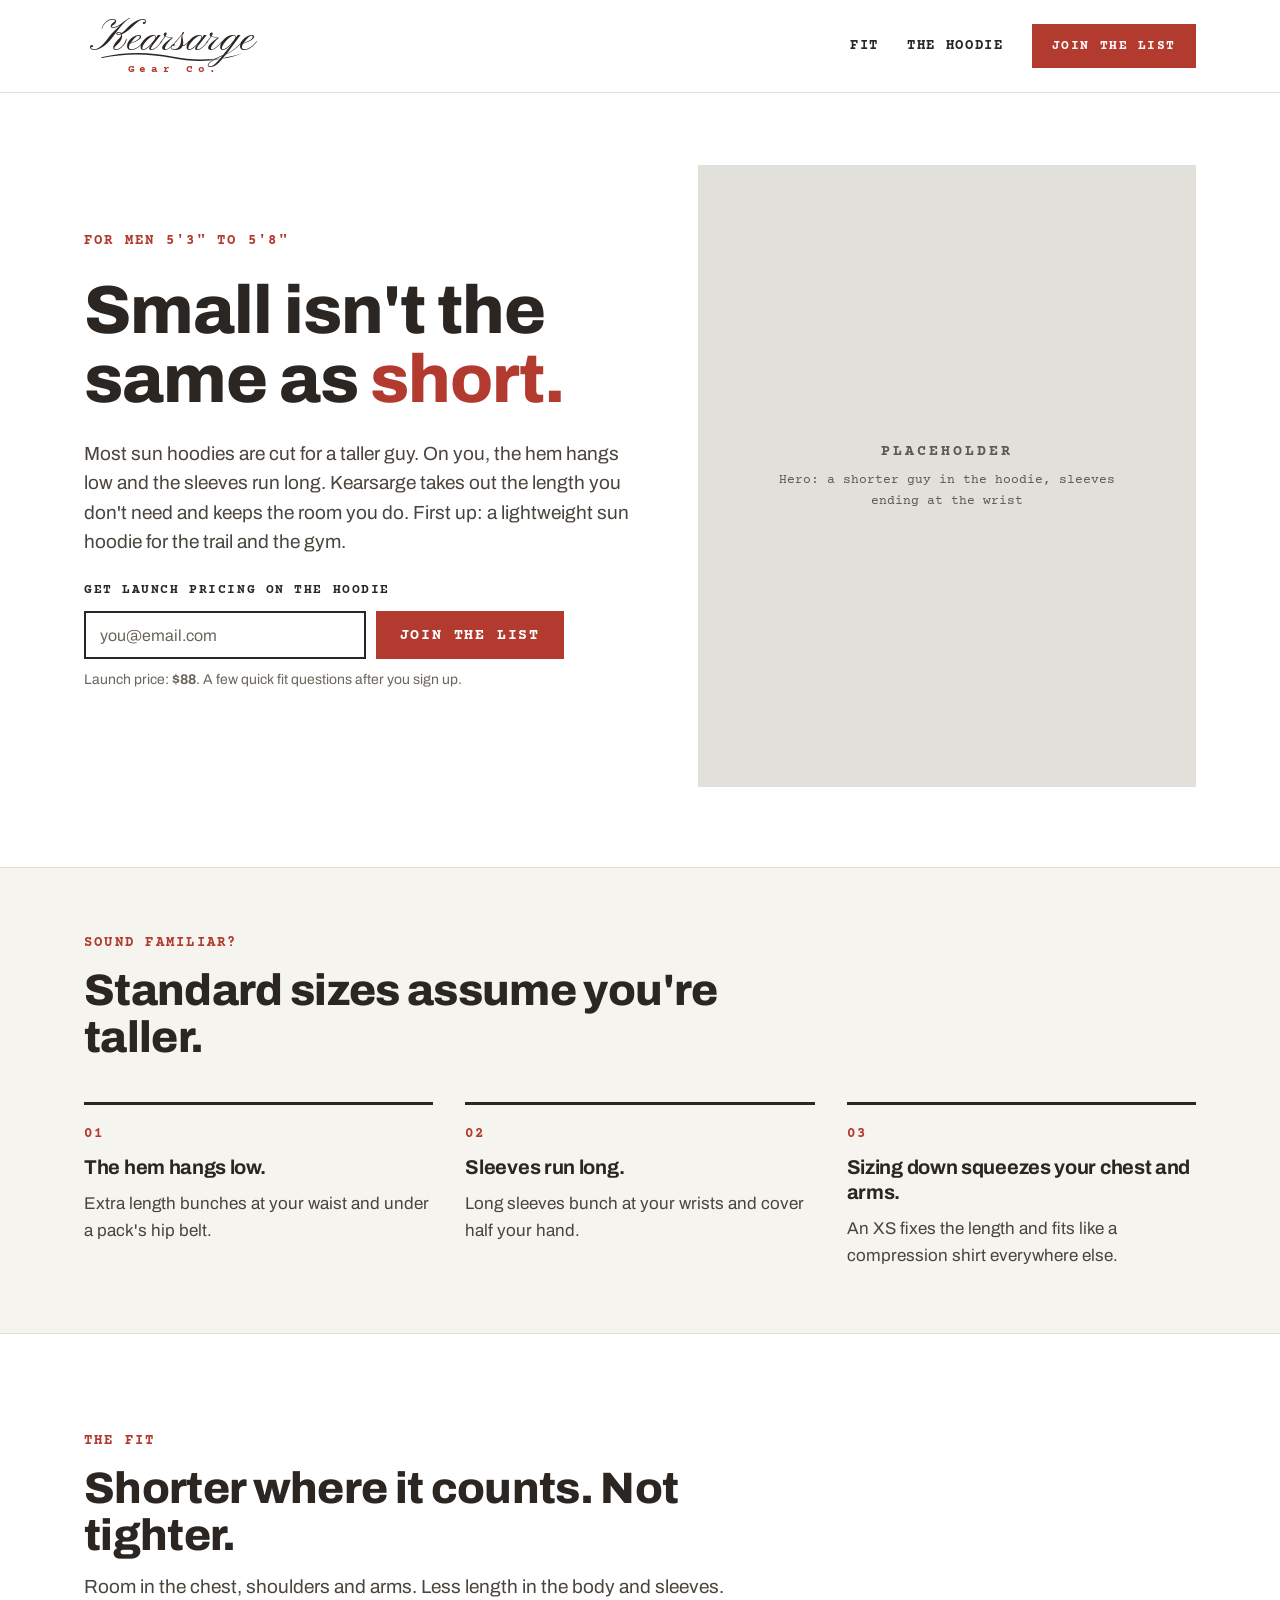
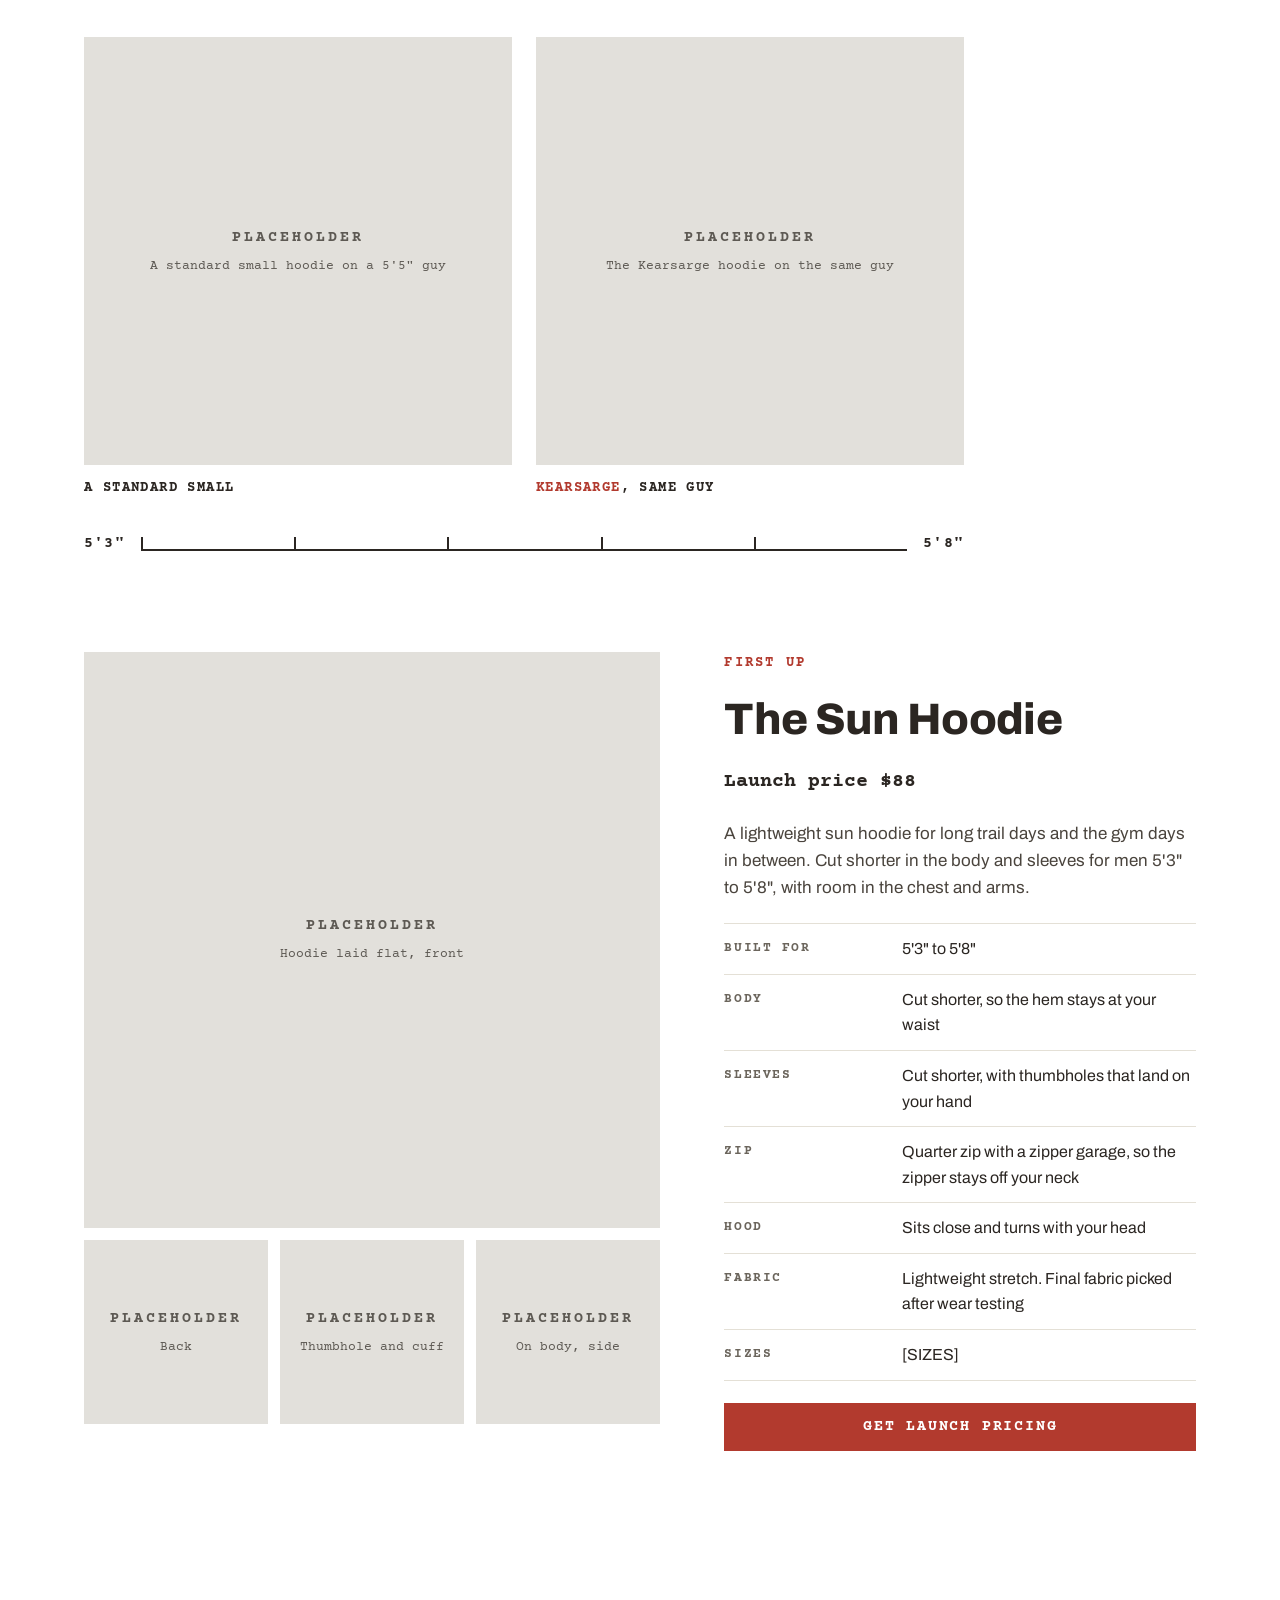
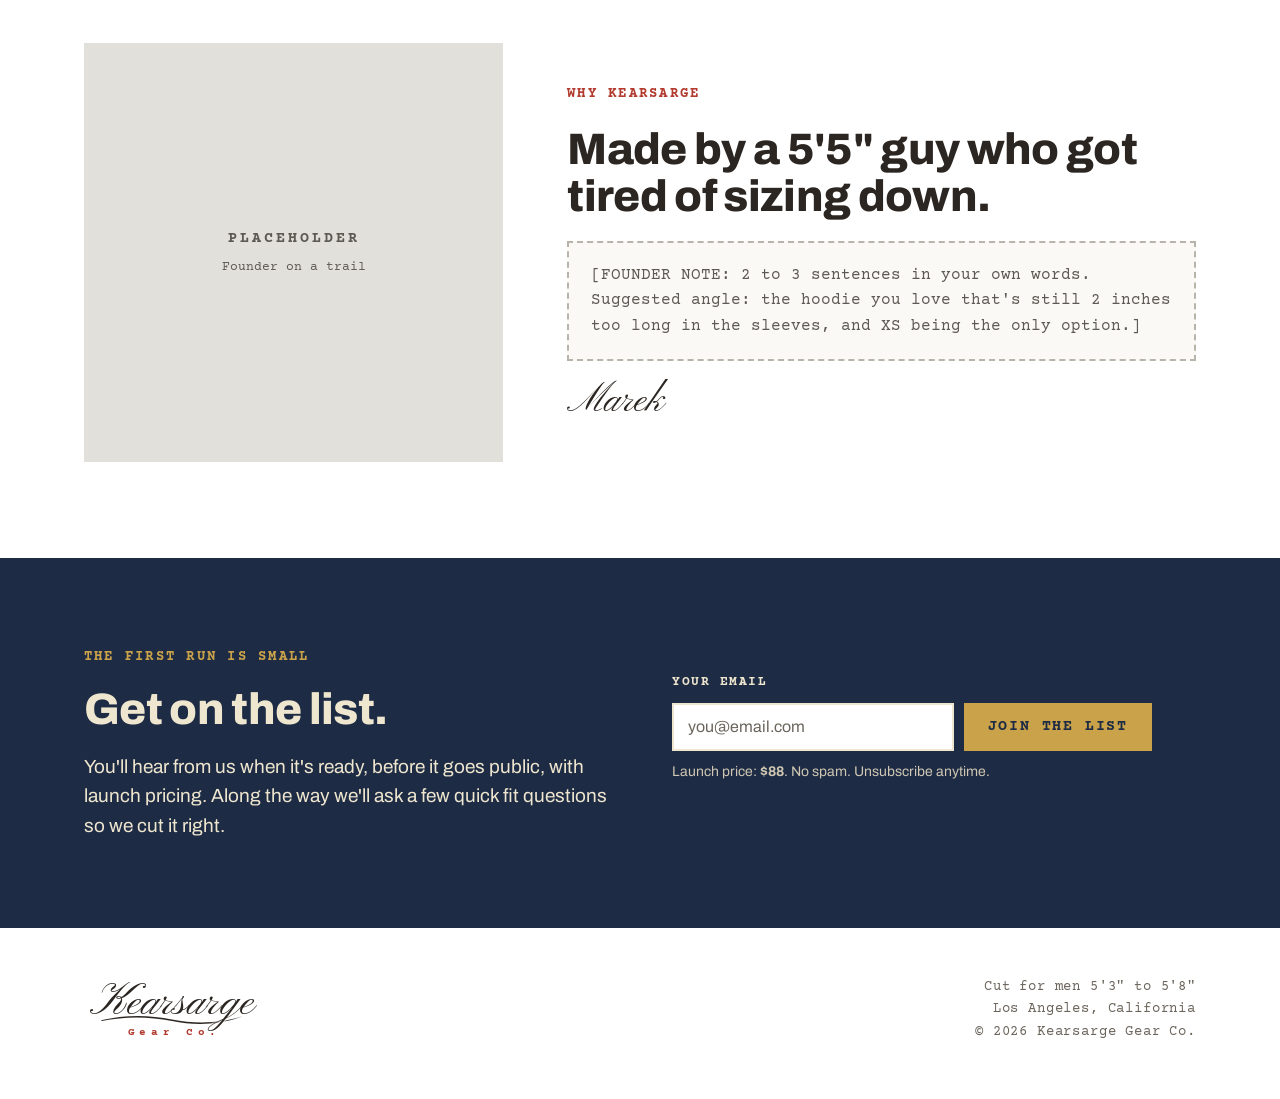
<file: index.html>
<!DOCTYPE html>
<html lang="en">
<head>
<meta charset="utf-8">
<meta name="viewport" content="width=device-width, initial-scale=1">
<title>Kearsarge Gear Co. | Cut for men 5'3" to 5'8"</title>
<meta name="description" content="Performance clothing cut for men 5'3&quot; to 5'8&quot;. Shorter in the body and sleeves, with room in the chest and arms. Join the list for launch pricing.">
<meta name="theme-color" content="#ffffff">
<link rel="preconnect" href="https://fonts.googleapis.com">
<link rel="preconnect" href="https://fonts.gstatic.com" crossorigin>
<link href="https://fonts.googleapis.com/css2?family=Archivo:wght@400;500;700;800&amp;family=Courier+Prime:wght@400;700&amp;family=Pinyon+Script&amp;display=swap" rel="stylesheet">
<link rel="stylesheet" href="assets/kearsarge.css?v=2">
<script src="assets/kg-config.js?v=1"></script>
</head>
<body>
<a class="skip" href="#main">Skip to content</a>

<header class="site-header">
  <div class="wrap">
    <a class="logo" href="#" aria-label="Kearsarge Gear Co. home">
      <span class="logo-script">Kearsarge</span>
      <svg class="logo-swash" viewBox="0 0 360 30" preserveAspectRatio="none" aria-hidden="true"><path d="M0,18 C60,4 120,4 180,16 C240,28 300,26 360,8 C300,30 240,32 180,20 C120,8 60,8 2,20 Z"/></svg>
      <span class="logo-co">Gear Co.</span>
    </a>
    <nav class="nav" aria-label="Main">
      <a href="#fit">Fit</a>
      <a href="#product" data-k="navProduct">The hoodie</a>
      <a class="btn" href="#join">Join the list</a>
    </nav>
  </div>
</header>

<main id="main">

  <!-- Hero: copy swaps by test version (see VARIANTS in the script below) -->
  <section class="hero">
    <div class="wrap">
      <div class="hero-copy">
        <p class="eyebrow" data-k="eyebrow">For men 5'3" to 5'8"</p>
        <h1 data-k="h1" data-html>Small isn't the same as <em>short.</em></h1>
        <p class="lede" data-k="lede">Most sun hoodies are cut for a taller guy. On you, the sleeves bunch at your wrists and the hem hangs low. Kearsarge takes out the length you don't need and keeps the room you do. First up: a lightweight sun hoodie for the trail and the gym.</p>
        <form class="signup js-signup" method="post" novalidate>
          <label for="email-hero" data-k="formLabel">Get launch pricing on the hoodie</label>
          <div class="signup-row">
            <input id="email-hero" type="email" name="email_address" autocomplete="email" placeholder="you@email.com" required>
            <input type="hidden" name="fields[kg_variant]" class="js-variant" value="">
            <button class="btn" type="submit">Join the list</button>
          </div>
          <p class="note">Launch price: <strong class="js-price">$88</strong>. A few quick fit questions after you sign up.</p>
          <p class="status" role="status" aria-live="polite"></p>
        </form>
      </div>
      <div class="hero-media">
        <div class="ph ph-hero" role="img" aria-label="Placeholder image">
          <strong>Placeholder</strong>
          <span data-k="heroPhoto">Hero: a shorter guy in the hoodie, sleeves ending at the wrist</span>
        </div>
      </div>
    </div>
  </section>

  <!-- Problem: item order swaps for the "who lift" version -->
  <section class="problem" aria-labelledby="problem-h">
    <div class="wrap">
      <div class="problem-head">
        <p class="eyebrow">Sound familiar?</p>
        <h2 id="problem-h">Standard sizes assume you're taller.</h2>
      </div>
      <div class="problem-grid js-problems">
        <div class="problem-item" data-p="length">
          <span class="num">01</span>
          <h3>The hem hangs low.</h3>
          <p>Extra length bunches at your waist and under a pack's hip belt.</p>
        </div>
        <div class="problem-item" data-p="sleeve">
          <span class="num">02</span>
          <h3 data-k="sleeveHead">Sleeves run long.</h3>
          <p data-k="sleeveBody">Long sleeves bunch at your wrists and cover half your hand.</p>
        </div>
        <div class="problem-item" data-p="squeeze">
          <span class="num">03</span>
          <h3>Sizing down squeezes your chest and arms.</h3>
          <p>An XS fixes the length and fits like a compression shirt everywhere else.</p>
        </div>
      </div>
    </div>
  </section>

  <!-- Fit: moved above the product. Fit is the reason to buy. -->
  <section class="fit" id="fit" aria-labelledby="fit-h" style="padding-top:96px">
    <div class="wrap">
      <div class="fit-head">
        <p class="eyebrow">The fit</p>
        <h2 id="fit-h">Shorter where it counts. Not tighter.</h2>
        <p class="lede">Room in the chest, shoulders and arms. Less length in the body and sleeves.</p>
      </div>
      <div class="fit-grid">
        <figure class="fit-card" style="margin:0">
          <div class="ph ph-sq" role="img" aria-label="Placeholder image"><strong>Placeholder</strong><span data-k="fitPhotoA">A standard small hoodie on a 5'5" guy</span></div>
          <figcaption class="cap">A standard small</figcaption>
        </figure>
        <figure class="fit-card" style="margin:0">
          <div class="ph ph-sq" role="img" aria-label="Placeholder image"><strong>Placeholder</strong><span data-k="fitPhotoB">The Kearsarge hoodie on the same guy</span></div>
          <figcaption class="cap"><b>Kearsarge</b>, same guy</figcaption>
        </figure>
      </div>
      <div class="range" aria-label="Built for heights 5 foot 3 to 5 foot 8">
        <span>5'3"</span>
        <span class="range-bar" aria-hidden="true"></span>
        <span>5'8"</span>
      </div>
    </div>
  </section>

  <!-- Product: name, copy, price and specs swap between hoodie and tee -->
  <section class="product" id="product" aria-labelledby="product-h" style="padding-top:0">
    <div class="wrap">
      <div class="gallery">
        <div class="ph ph-wide" role="img" aria-label="Placeholder image">
          <strong>Placeholder</strong>
          <span data-k="galleryMain">Hoodie laid flat, front</span>
        </div>
        <div class="ph ph-sq" role="img" aria-label="Placeholder image"><strong>Placeholder</strong><span>Back</span></div>
        <div class="ph ph-sq" role="img" aria-label="Placeholder image"><strong>Placeholder</strong><span data-k="galleryDetail">Thumbhole and cuff</span></div>
        <div class="ph ph-sq" role="img" aria-label="Placeholder image"><strong>Placeholder</strong><span>On body, side</span></div>
      </div>
      <div class="product-info">
        <p class="eyebrow">First up</p>
        <h2 id="product-h" data-k="productName">The Sun Hoodie</h2>
        <p class="price">Launch price <span class="js-price">$88</span></p>
        <p data-k="productBody">A lightweight sun hoodie for long trail days and the gym days in between. Cut shorter in the body and sleeves for men 5'3" to 5'8", with room in the chest and arms.</p>
        <dl class="specs js-specs">
          <div><dt>Built for</dt><dd>5'3" to 5'8"</dd></div>
          <div><dt>Body</dt><dd>Cut shorter, so the hem stays at your waist</dd></div>
          <div><dt>Sleeves</dt><dd>Cut shorter, with thumbholes that land on your hand</dd></div>
          <div><dt>Zip</dt><dd>Quarter zip with a zipper garage, so the zipper stays off your neck</dd></div>
          <div><dt>Hood</dt><dd>Sits close and turns with your head</dd></div>
          <div><dt>Fabric</dt><dd>Lightweight stretch. Final fabric picked after wear testing</dd></div>
          <div><dt>Sizes</dt><dd>[SIZES]</dd></div>
        </dl>
        <a class="btn" href="#join">Get launch pricing</a>
      </div>
    </div>
  </section>

  <!-- Founder -->
  <section class="founder" aria-labelledby="founder-h">
    <div class="wrap">
      <div class="ph ph-sq" role="img" aria-label="Placeholder image"><strong>Placeholder</strong><span>Founder on a trail</span></div>
      <div class="founder-note">
        <p class="eyebrow">Why Kearsarge</p>
        <h2 id="founder-h">Made by a 5'5" guy who got tired of sizing down.</h2>
        <p class="todo">[FOUNDER NOTE: 2 to 3 sentences in your own words. Suggested angle: the hoodie you love that's still 2 inches too long in the sleeves, and XS being the only option.]</p>
        <p class="sig">Marek</p>
      </div>
    </div>
  </section>

  <!-- Closing signup -->
  <section class="close" id="join" aria-labelledby="join-h">
    <div class="wrap">
      <div class="close-copy">
        <p class="eyebrow">The first run is small</p>
        <h2 id="join-h">Get on the list.</h2>
        <p class="lede">You'll hear from us when it's ready, before it goes public, with launch pricing. Along the way we'll ask a few quick fit questions so we cut it right.</p>
      </div>
      <form class="signup js-signup" method="post" novalidate>
        <label for="email-close">Your email</label>
        <div class="signup-row">
          <input id="email-close" type="email" name="email_address" autocomplete="email" placeholder="you@email.com" required>
          <input type="hidden" name="fields[kg_variant]" class="js-variant" value="">
          <button class="btn" type="submit">Join the list</button>
        </div>
        <p class="note">Launch price: <strong class="js-price">$88</strong>. No spam. Unsubscribe anytime.</p>
        <p class="status" role="status" aria-live="polite"></p>
      </form>
    </div>
  </section>

</main>

<footer class="site-footer">
  <div class="wrap">
    <a class="logo" href="#" aria-label="Kearsarge Gear Co. home">
      <span class="logo-script">Kearsarge</span>
      <svg class="logo-swash" viewBox="0 0 360 30" preserveAspectRatio="none" aria-hidden="true"><path d="M0,18 C60,4 120,4 180,16 C240,28 300,26 360,8 C300,30 240,32 180,20 C120,8 60,8 2,20 Z"/></svg>
      <span class="logo-co">Gear Co.</span>
    </a>
    <p class="foot-meta">Cut for men 5'3" to 5'8"<br>Los Angeles, California<br>&copy; 2026 Kearsarge Gear Co.</p>
  </div>
</footer>

<script>
/* ---------------------------------------------------------------
   TEST VERSIONS
   Point each ad at its own link:
     ?v=hoodie-short   hoodie, "built for shorter guys" (default)
     ?v=hoodie-lift    hoodie, "built for shorter guys who lift"
     ?v=tee-short      tee, "built for shorter guys"
     ?v=tee-lift       tee, "built for shorter guys who lift"
   The version travels to Kit (field kg_variant) and to the survey,
   so results can be split by version.
   --------------------------------------------------------------- */
(function () {
  var PRODUCT = {
    hoodie: {
      navProduct: 'The hoodie',
      formLabel: 'Get launch pricing on the hoodie',
      heroPhoto: 'Hero: a shorter guy in the hoodie, sleeves ending at the wrist',
      sleeveHead: 'Sleeves run long.',
      sleeveBody: 'Long sleeves bunch at your wrists and cover half your hand.',
      fitPhotoA: 'A standard small hoodie on a 5\'5" guy',
      fitPhotoB: 'The Kearsarge hoodie on the same guy',
      galleryMain: 'Hoodie laid flat, front',
      galleryDetail: 'Thumbhole and cuff',
      productName: 'The Sun Hoodie',
      productBody: 'A lightweight sun hoodie for long trail days and the gym days in between. Cut shorter in the body and sleeves for men 5\'3" to 5\'8", with room in the chest and arms.',
      first: 'a lightweight sun hoodie for the trail and the gym',
      category: 'sun hoodies',
      specs: [
        ['Built for', '5\'3" to 5\'8"'],
        ['Body', 'Cut shorter, so the hem stays at your waist'],
        ['Sleeves', 'Cut shorter, with thumbholes that land on your hand'],
        ['Zip', 'Quarter zip with a zipper garage, so the zipper stays off your neck'],
        ['Hood', 'Sits close and turns with your head'],
        ['Fabric', 'Lightweight stretch. Final fabric picked after wear testing'],
        ['Sizes', '[SIZES]']
      ]
    },
    tee: {
      navProduct: 'The tee',
      formLabel: 'Get launch pricing on the tee',
      heroPhoto: 'Hero: a shorter guy in the tee, hem sitting at the belt',
      sleeveHead: 'Sleeves run long.',
      sleeveBody: 'Short sleeves hang past mid-bicep instead of sitting above it.',
      fitPhotoA: 'A standard small tee on a 5\'5" guy',
      fitPhotoB: 'The Kearsarge tee on the same guy',
      galleryMain: 'Tee laid flat, front',
      galleryDetail: 'Collar and shoulder',
      productName: 'The Training Tee',
      productBody: 'A lightweight performance tee for the gym and the trail. Cut shorter in the body and sleeves for men 5\'3" to 5\'8", with room in the chest and arms.',
      first: 'a performance tee for the gym and the trail',
      category: 'performance tees',
      specs: [
        ['Built for', '5\'3" to 5\'8"'],
        ['Body', 'Cut shorter, so the hem sits at your belt'],
        ['Sleeves', 'Cut shorter for a shorter arm'],
        ['Collar', 'Built to hold its shape'],
        ['Fabric', 'Lightweight stretch, quick drying. Final fabric picked after wear testing'],
        ['Sizes', '[SIZES]']
      ]
    }
  };
  var ANGLE = {
    short: {
      eyebrow: 'For men 5\'3" to 5\'8"',
      h1: 'Small isn\'t the same as <em>short.</em>',
      lede: function (p) { return 'Most ' + p.category + ' are cut for a taller guy. On you, the hem hangs low and the sleeves run long. Kearsarge takes out the length you don\'t need and keeps the room you do. First up: ' + p.first + '.'; },
      order: ['length', 'sleeve', 'squeeze']
    },
    lift: {
      eyebrow: 'For shorter guys who lift',
      h1: 'XS too tight. S too long. <em>Fixed.</em>',
      lede: function (p) { return 'An XS fits your height and squeezes your chest and arms. A small fits your build and hangs long everywhere else. Kearsarge is cut short with room for a lifter\'s chest, shoulders and arms. First up: ' + p.first + '.'; },
      order: ['squeeze', 'length', 'sleeve']
    }
  };

  var params = new URLSearchParams(location.search);
  var v = (params.get('v') || '').toLowerCase();
  if (!/^(hoodie|tee)-(short|lift)$/.test(v)) v = 'hoodie-short';
  var productKey = v.split('-')[0], angleKey = v.split('-')[1];
  var p = PRODUCT[productKey], a = ANGLE[angleKey];
  var price = (window.KG && window.KG.PRICE && window.KG.PRICE[productKey]) || '';

  var text = {
    eyebrow: a.eyebrow, h1: a.h1, lede: a.lede(p),
    navProduct: p.navProduct, formLabel: p.formLabel, heroPhoto: p.heroPhoto,
    sleeveHead: p.sleeveHead, sleeveBody: p.sleeveBody,
    fitPhotoA: p.fitPhotoA, fitPhotoB: p.fitPhotoB,
    galleryMain: p.galleryMain, galleryDetail: p.galleryDetail,
    productName: p.productName, productBody: p.productBody
  };
  document.querySelectorAll('[data-k]').forEach(function (el) {
    var val = text[el.getAttribute('data-k')];
    if (val == null) return;
    if (el.hasAttribute('data-html')) el.innerHTML = val; else el.textContent = val;
  });
  document.querySelectorAll('.js-price').forEach(function (el) { el.textContent = price; });
  document.querySelectorAll('.js-variant').forEach(function (el) { el.value = v; });

  var specs = document.querySelector('.js-specs');
  specs.innerHTML = '';
  p.specs.forEach(function (row) {
    var div = document.createElement('div');
    var dt = document.createElement('dt'); dt.textContent = row[0];
    var dd = document.createElement('dd'); dd.textContent = row[1];
    div.appendChild(dt); div.appendChild(dd); specs.appendChild(div);
  });

  var grid = document.querySelector('.js-problems');
  a.order.forEach(function (key, i) {
    var item = grid.querySelector('[data-p="' + key + '"]');
    item.querySelector('.num').textContent = '0' + (i + 1);
    grid.appendChild(item);
  });

  // Remember the version and ad source so the survey page can save them with the answers.
  var meta = { variant: v, utm_source: params.get('utm_source') || '', utm_campaign: params.get('utm_campaign') || '', utm_content: params.get('utm_content') || '' };
  try { sessionStorage.setItem('kg_meta', JSON.stringify(meta)); } catch (e) {}

  var KIT = ((window.KG && window.KG.KIT_FORM_ACTION) || '').trim();
  document.querySelectorAll('.js-signup').forEach(function (form) {
    if (KIT) form.action = KIT;
    form.addEventListener('submit', function (e) {
      var input = form.querySelector('input[type=email]');
      var status = form.querySelector('.status');
      if (!input.value || !input.checkValidity()) {
        e.preventDefault();
        status.textContent = 'Enter a valid email address.';
        input.focus();
        return;
      }
      try { localStorage.setItem('kg_email', input.value.trim()); } catch (err) {}
      if (KIT) return; // Kit saves the email, then redirects to /thank-you/ (set in Kit).
      e.preventDefault(); // Not connected yet: skip the save and go straight to the survey.
      location.href = 'thank-you/?v=' + encodeURIComponent(v) + '&unsaved=1';
    });
  });
})();
</script>
</body>
</html>
</file>
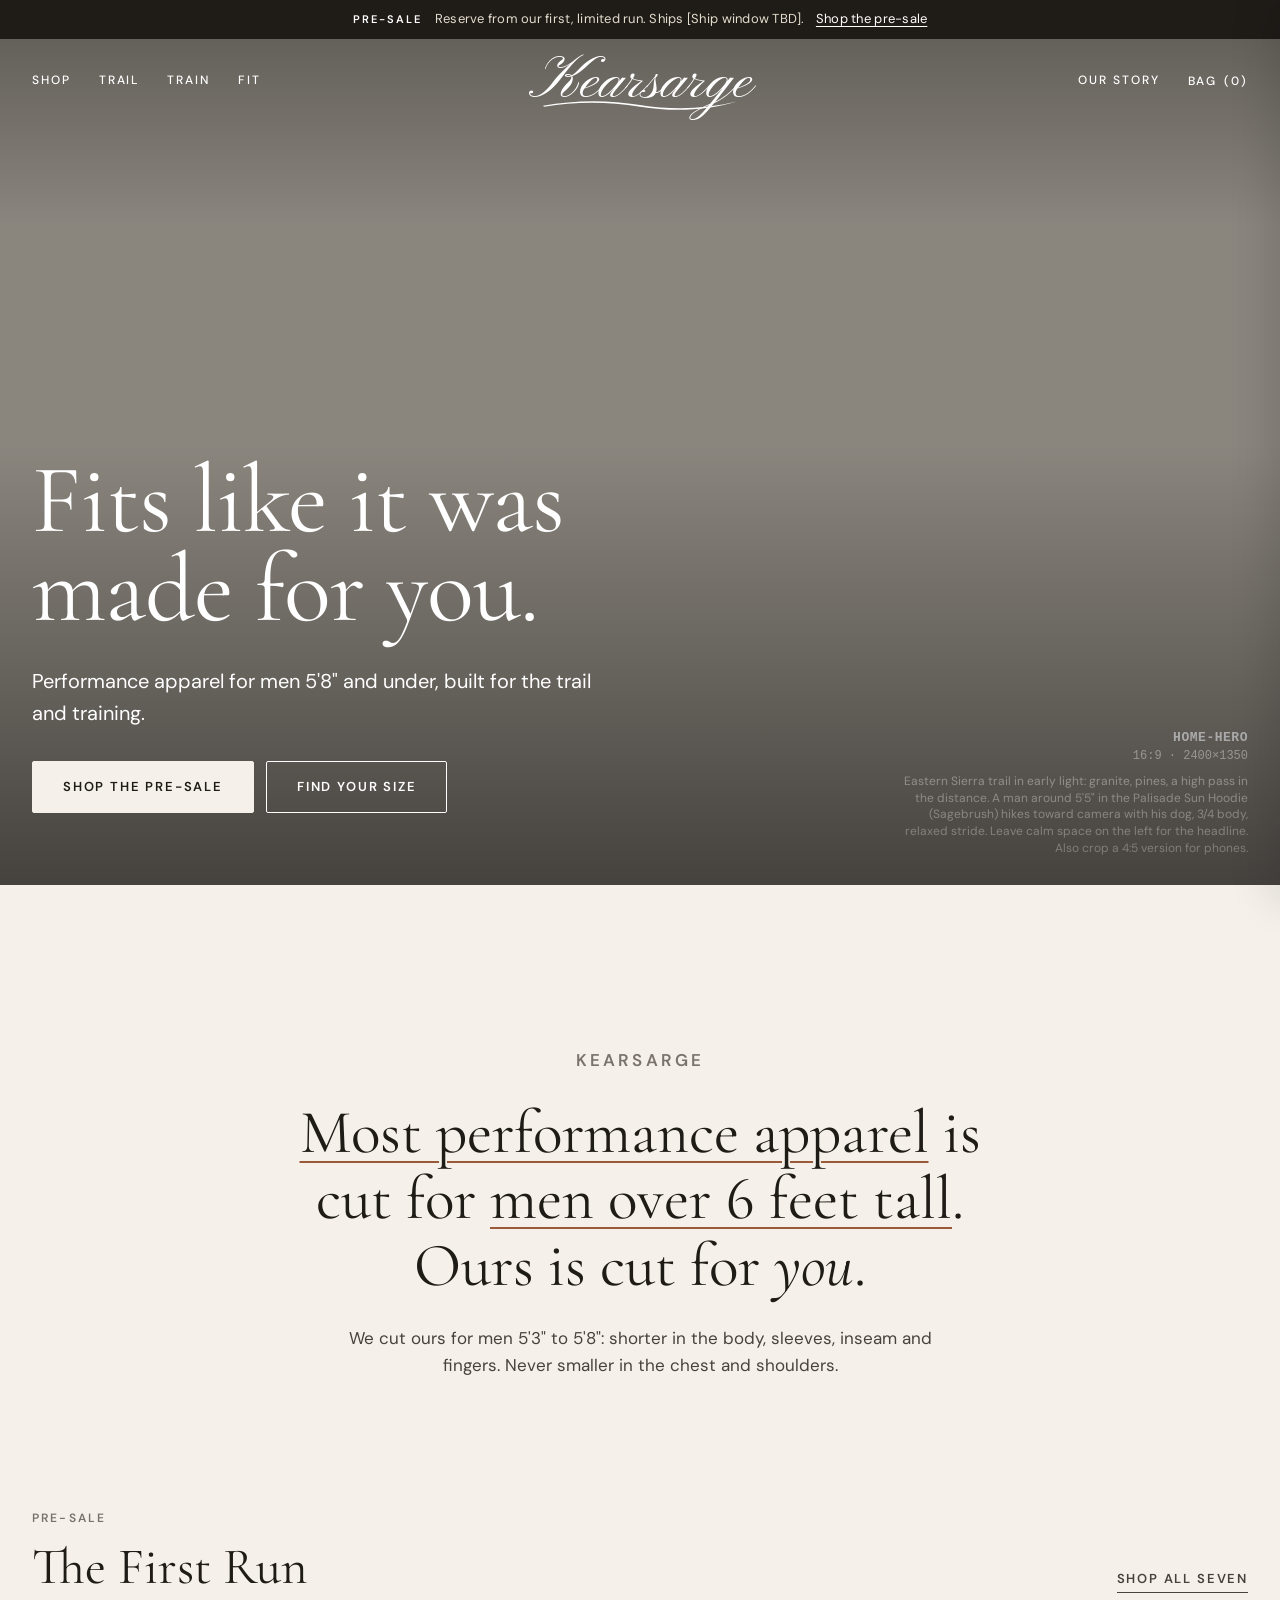
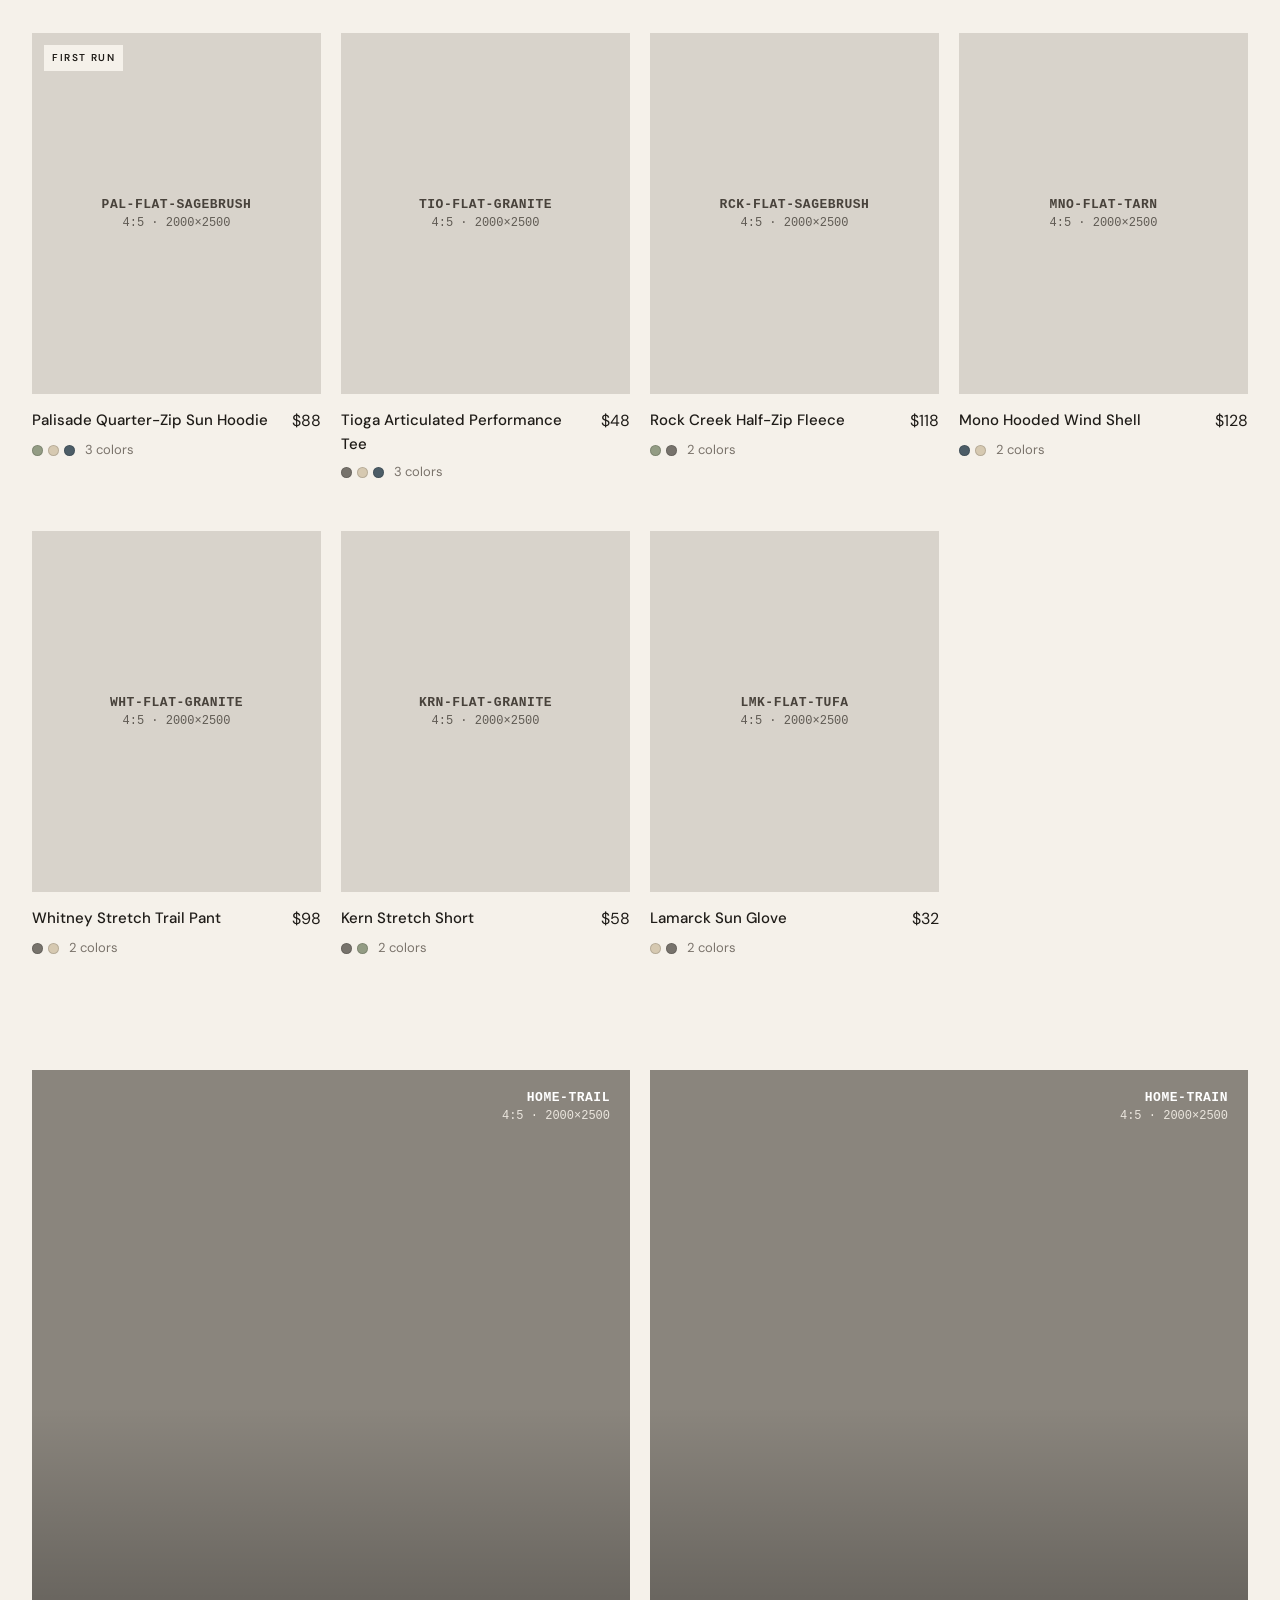
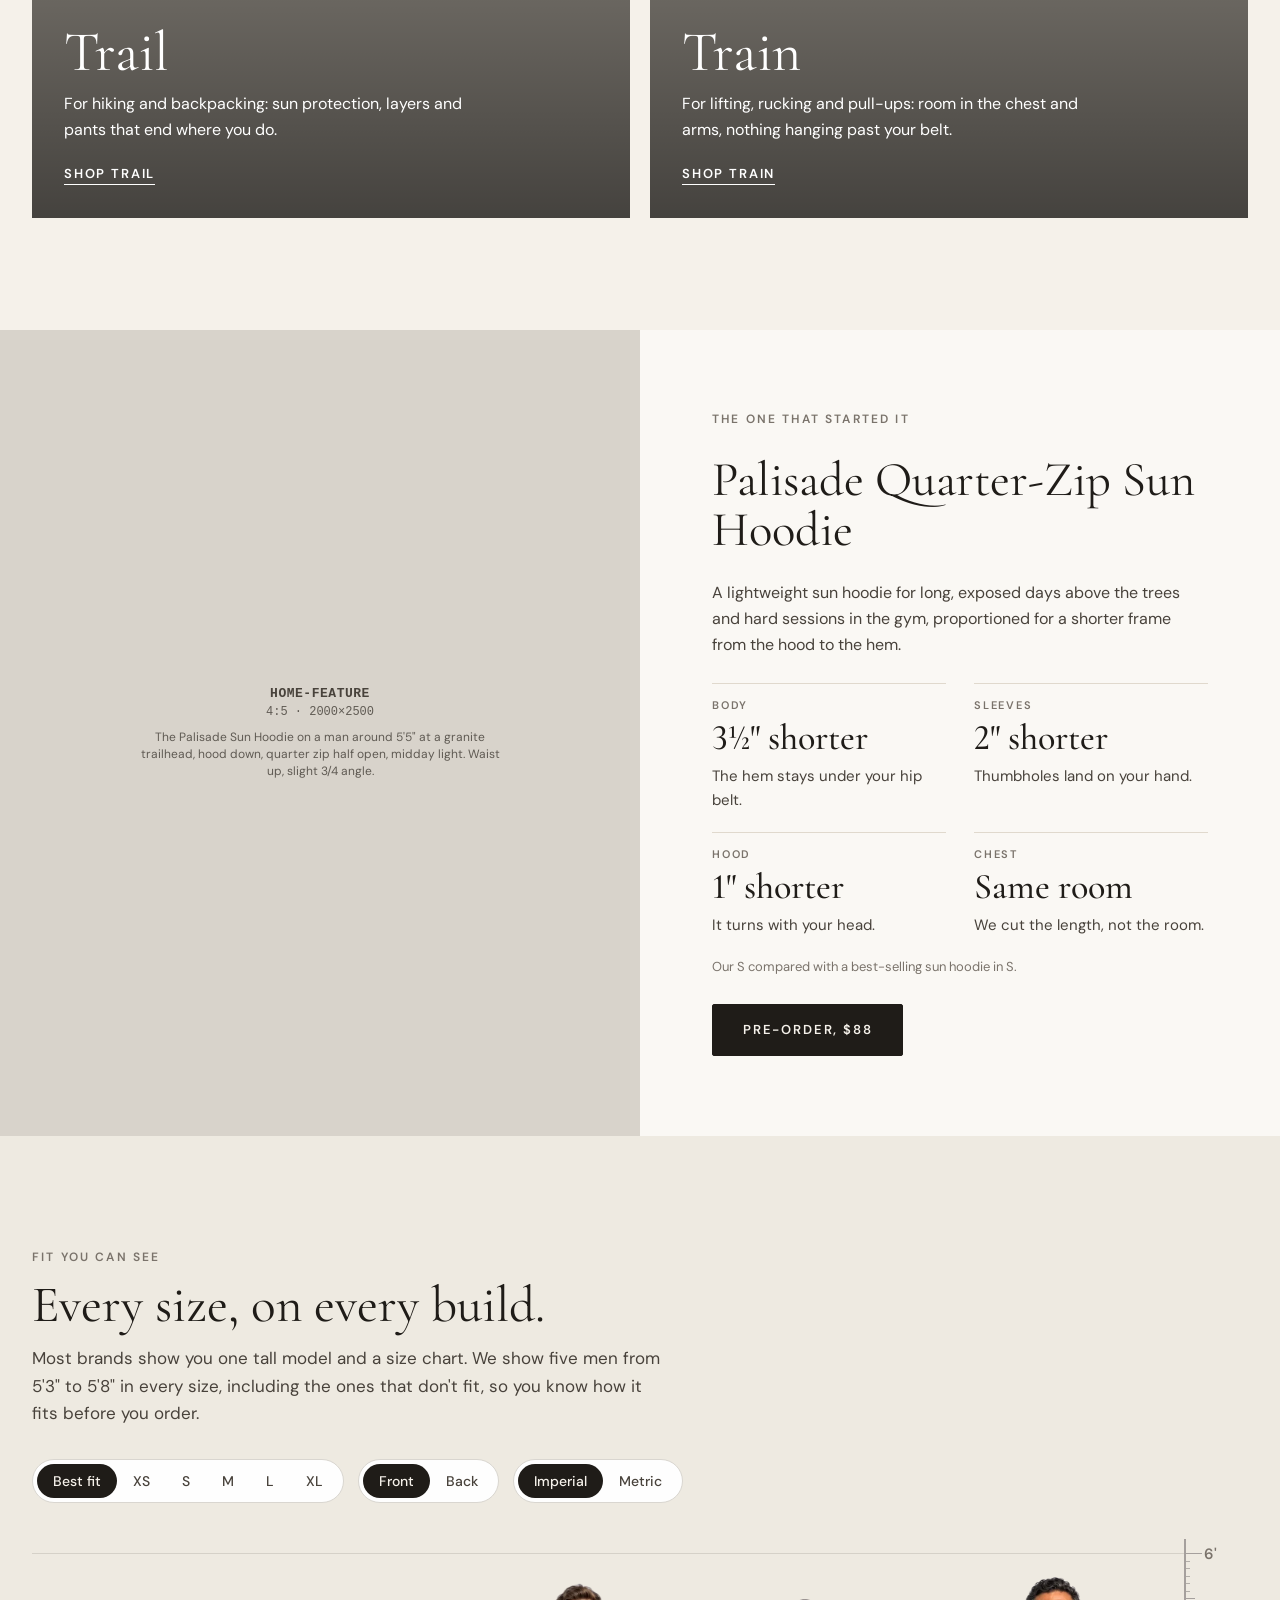
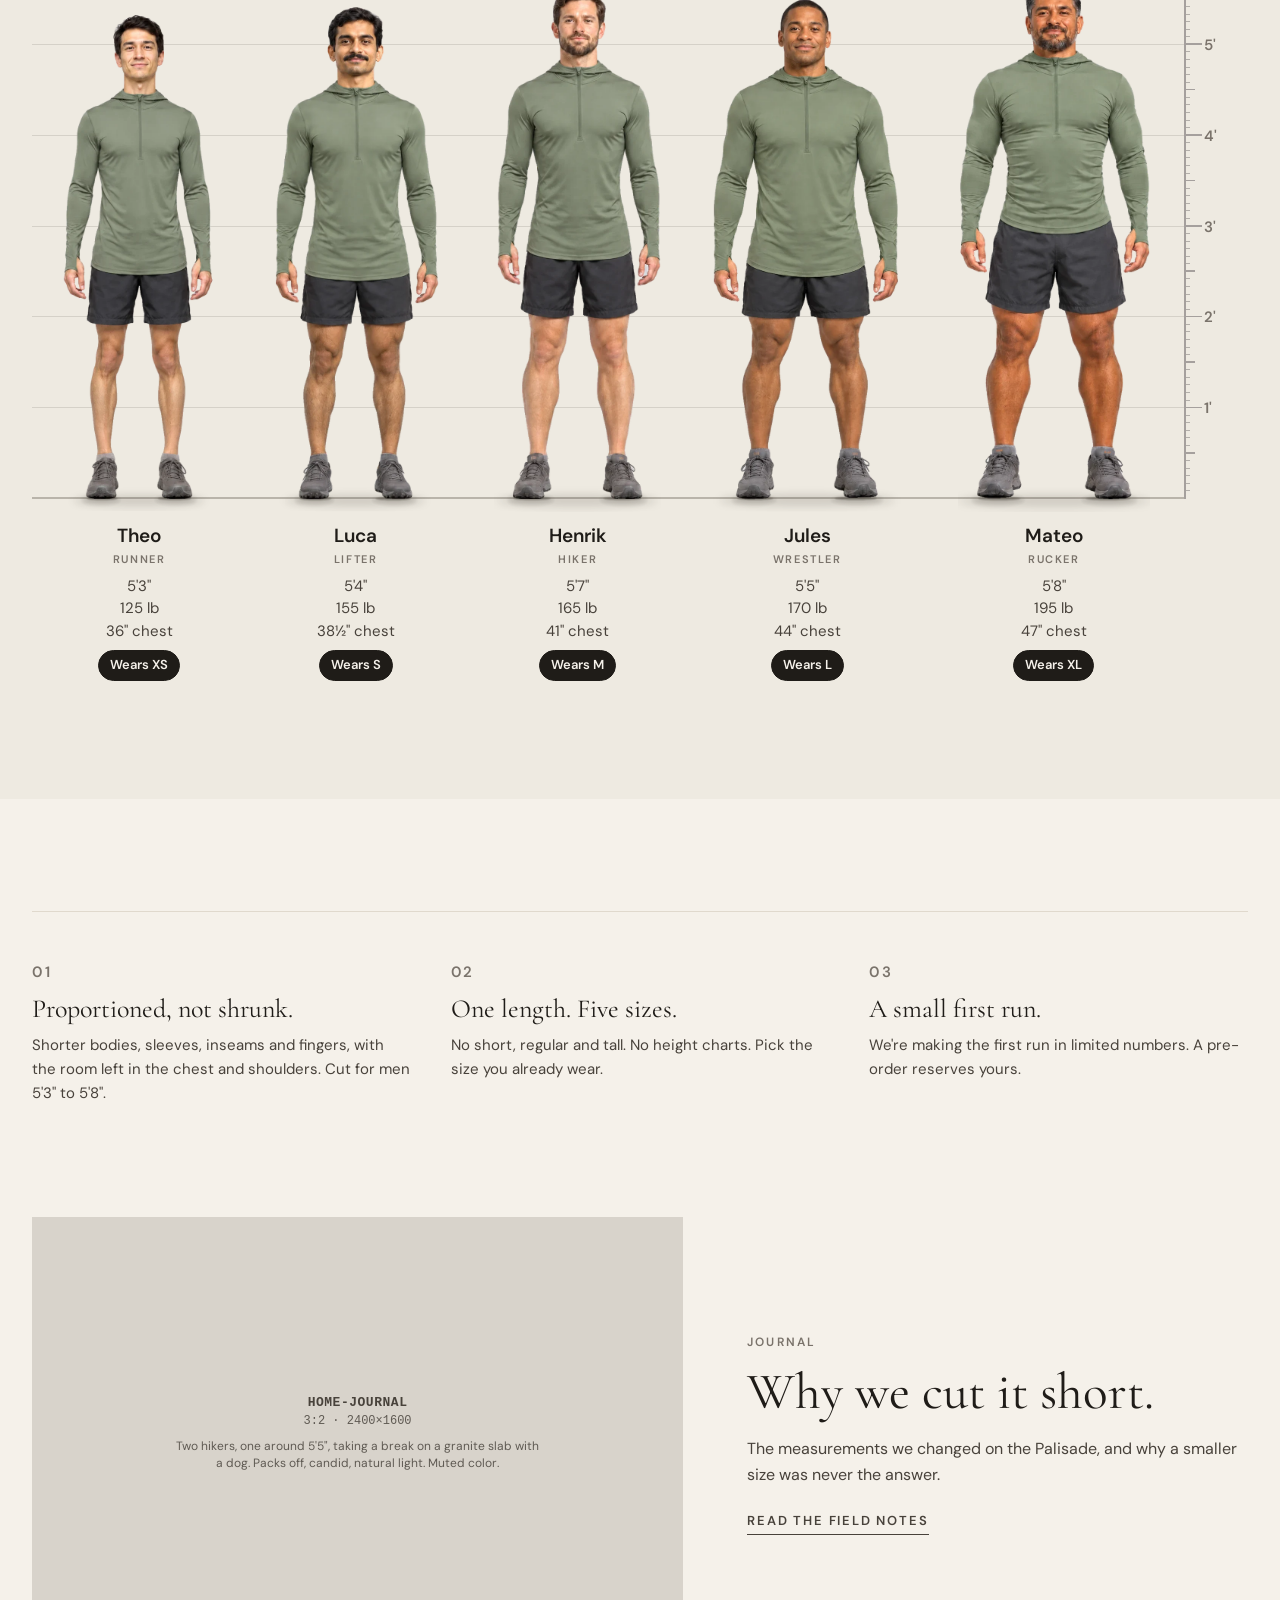
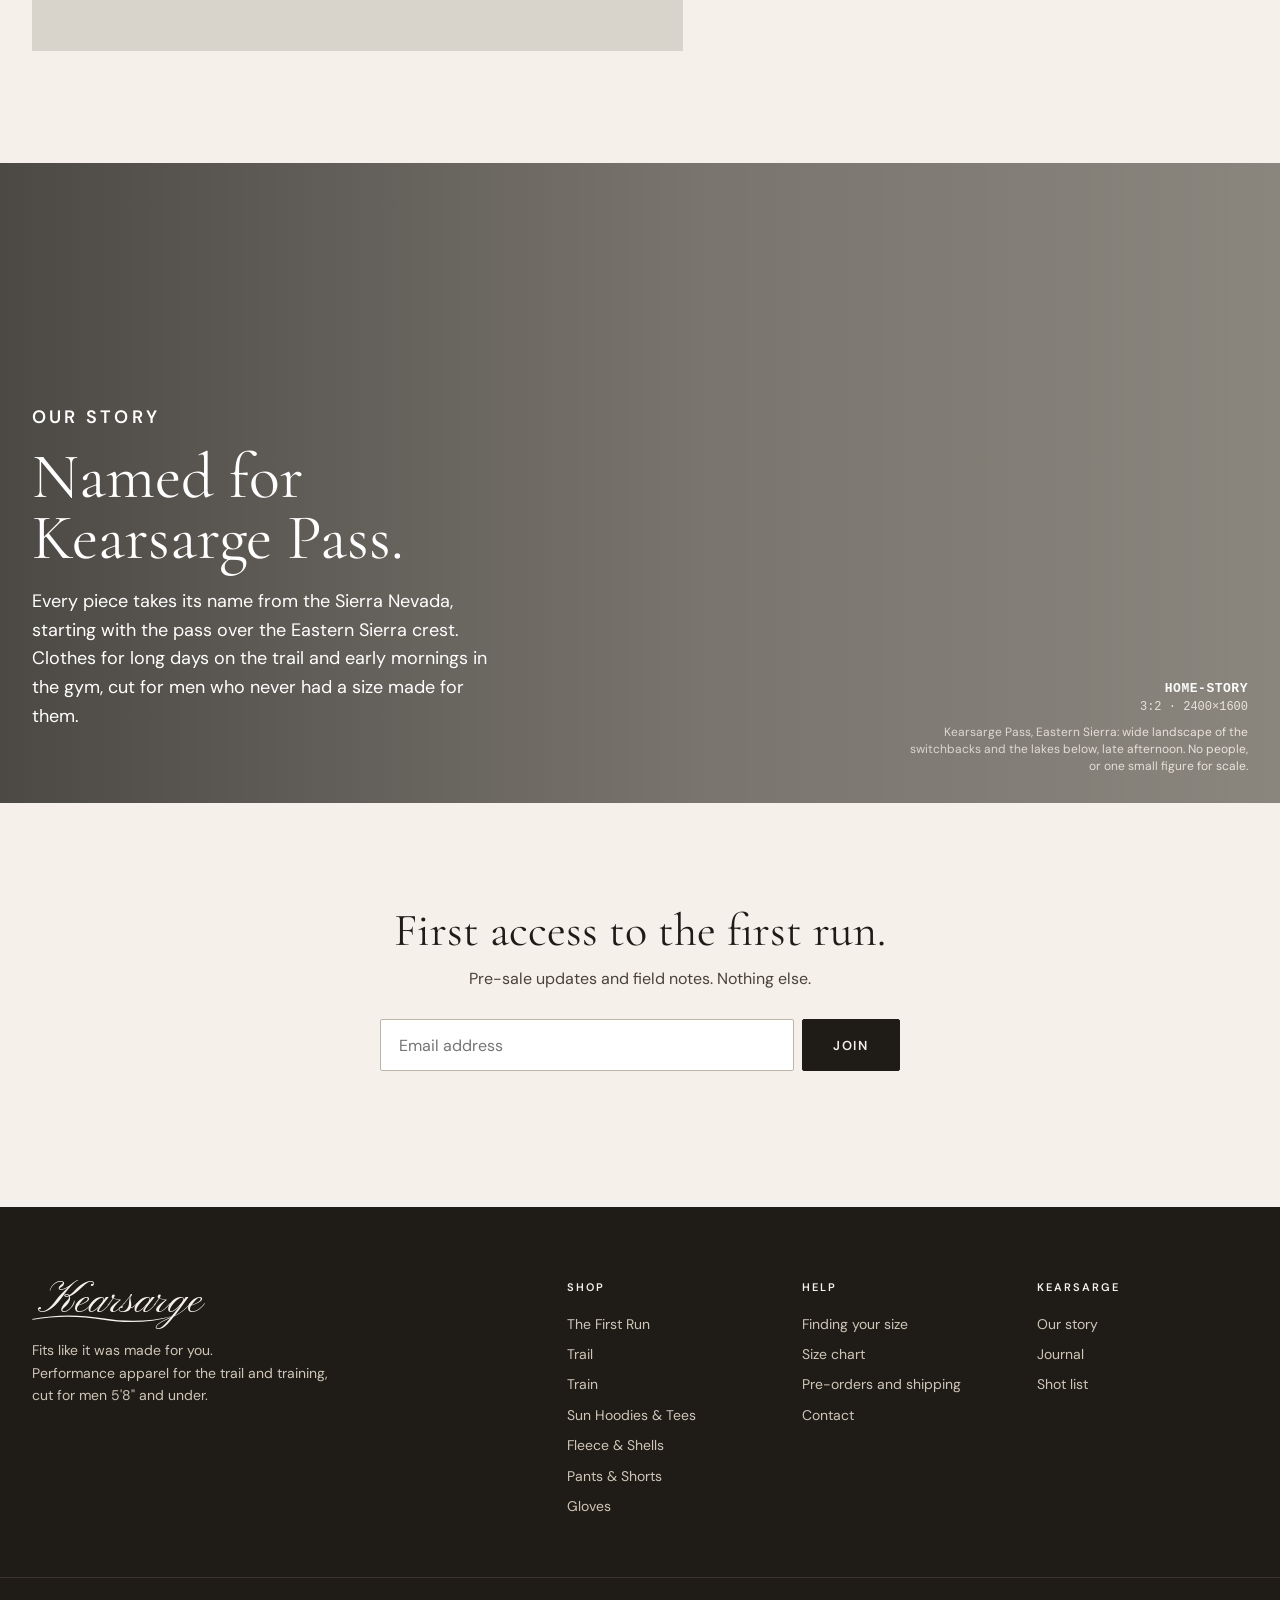
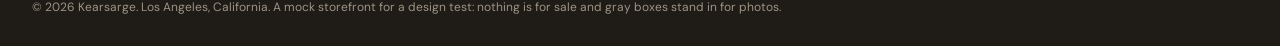
<file: shop/index.html>
<!DOCTYPE html>
<html lang="en">
<head>
<meta charset="utf-8">
<meta name="viewport" content="width=device-width, initial-scale=1">
<title>Kearsarge | Performance apparel for men 5'8" and under</title>
<meta name="description" content="Mock storefront. Performance apparel for the trail and training, cut for men 5'8&quot; and under.">
<meta name="robots" content="noindex">
<meta name="theme-color" content="#f5f1ea">
<link rel="preconnect" href="https://fonts.googleapis.com">
<link rel="preconnect" href="https://fonts.gstatic.com" crossorigin>
<link href="https://fonts.googleapis.com/css2?family=Cormorant+Garamond:ital,wght@0,400;0,500;0,600;1,400;1,500&family=DM+Sans:wght@400;500;600&family=Pinyon+Script&display=swap" rel="stylesheet">
<link rel="stylesheet" href="shop.css?v=20">
</head>
<body data-hero>
<main>
  <section class="hero">
    <div class="js-hero-ph fill"></div>
    <div class="wrap">
      <h1>Fits like it was made for you.</h1>
      <p class="sub">Performance apparel for men 5'8" and under, built for the trail and training.</p>
      <div class="ctas">
        <a class="btn btn-light" href="collection.html">Shop the pre-sale</a>
        <a class="btn btn-ghost" href="#fit">Find your size</a>
      </div>
    </div>
  </section>

  <section class="manifesto">
    <div class="wrap">
      <p class="eyebrow">Kearsarge</p>
      <h2><span class="hl">Most performance apparel</span> is cut for <span class="hl">men over 6&nbsp;feet tall</span>.<br>Ours is cut for <em>you</em>.</h2>
      <p>We cut ours for men 5'3" to 5'8": shorter in the body, sleeves, inseam and fingers. Never smaller in the chest and shoulders.</p>
    </div>
  </section>

  <section class="sec" style="padding-top:0">
    <div class="wrap">
      <div class="sec-head">
        <div><p class="eyebrow">Pre-sale</p><h2 style="margin-top:12px">The First Run</h2></div>
        <a class="link" href="collection.html">Shop all seven</a>
      </div>
      <div class="grid js-all"></div>
    </div>
  </section>

  <section class="sec acts" style="padding-top:0" aria-label="Shop by activity">
    <div class="wrap acts-grid js-acts"></div>
  </section>

  <section class="feature">
    <div class="feature-img js-feature-ph"></div>
    <div class="feature-copy">
      <p class="eyebrow">The one that started it</p>
      <h2>Palisade Quarter-Zip Sun Hoodie</h2>
      <p>A lightweight sun hoodie for long, exposed days above the trees and hard sessions in the gym, proportioned for a shorter frame from the hood to the hem.</p>
      <dl class="nums">
        <div><dt><span>Body</span>3½" shorter</dt><dd>The hem stays under your hip belt.</dd></div>
        <div><dt><span>Sleeves</span>2" shorter</dt><dd>Thumbholes land on your hand.</dd></div>
        <div><dt><span>Hood</span>1" shorter</dt><dd>It turns with your head.</dd></div>
        <div><dt><span>Chest</span>Same room</dt><dd>We cut the length, not the room.</dd></div>
      </dl>
      <p class="fineprint" style="margin-top:-6px">Our S compared with a best-selling sun hoodie in S.</p>
      <div><a class="btn" href="product.html?p=palisade-sun-hoodie">Pre-order, $88</a></div>
    </div>
  </section>

  <section class="sec lineup-sec" id="fit" aria-labelledby="lineup-h">
    <div class="wrap">
      <div class="lineup-head">
        <p class="eyebrow">Fit you can see</p>
        <h2 id="lineup-h">Every size, on every build.</h2>
        <p class="sub">Most brands show you one tall model and a size chart. We show five men from 5'3" to 5'8" in every size, including the ones that don't fit, so you know how it fits before you order.</p>
      </div>
      <div class="js-sizing"></div>
    </div>
  </section>

  <section class="sec">
    <div class="wrap">
      <div class="values">
        <div><p class="eyebrow">01</p><h3>Proportioned, not shrunk.</h3><p>Shorter bodies, sleeves, inseams and fingers, with the room left in the chest and shoulders. Cut for men 5'3" to 5'8".</p></div>
        <div><p class="eyebrow">02</p><h3>One length. Five sizes.</h3><p>No short, regular and tall. No height charts. Pick the size you already wear.</p></div>
        <div><p class="eyebrow">03</p><h3>A small first run.</h3><p>We're making the first run in limited numbers. A pre-order reserves yours.</p></div>
      </div>
    </div>
  </section>

  <section class="sec" id="journal" style="padding-top:0">
    <div class="wrap edit">
      <div class="js-journal-ph"></div>
      <div>
        <p class="eyebrow">Journal</p>
        <h2>Why we cut it short.</h2>
        <p>The measurements we changed on the Palisade, and why a smaller size was never the answer.</p>
        <a class="link" href="#">Read the field notes</a>
      </div>
    </div>
  </section>

  <section class="story" id="story">
    <div class="js-story-ph fill"></div>
    <div class="wrap">
      <p class="eyebrow">Our story</p>
      <h2>Named for Kearsarge Pass.</h2>
      <p>Every piece takes its name from the Sierra Nevada, starting with the pass over the Eastern Sierra crest. Clothes for long days on the trail and early mornings in the gym, cut for men who never had a size made for them.</p>
    </div>
  </section>

  <section class="news">
    <div class="wrap">
      <h2>First access to the first run.</h2>
      <p style="margin-top:12px">Pre-sale updates and field notes. Nothing else.</p>
      <form class="js-news" novalidate>
        <input type="email" aria-label="Email" placeholder="Email address" required>
        <button class="btn" type="submit">Join</button>
      </form>
      <p class="status" role="status" aria-live="polite"></p>
    </div>
  </section>
</main>

<script src="data.js?v=5"></script>
<script src="shop.js?v=4"></script>
<script src="sizing.js?v=2"></script>
<script>
(function () {
  var S = window.KG_SHOP, UI = window.KG_UI;
  var put = function (sel, id, o) { document.querySelector(sel).innerHTML = UI.ph(id, o); };
  put('.js-hero-ph', 'HOME-HERO', { fill: true, eager: true, alt: 'A man hiking an Eastern Sierra trail in the Palisade Sun Hoodie' });
  put('.js-feature-ph', 'HOME-FEATURE', { fill: true, alt: 'The Palisade Sun Hoodie worn at a granite trailhead' });
  put('.js-journal-ph', 'HOME-JOURNAL', { alt: 'Two hikers resting on granite' });
  put('.js-story-ph', 'HOME-STORY', { fill: true, alt: 'Kearsarge Pass in the Eastern Sierra' });
  document.querySelector('.js-all').innerHTML = S.PRODUCTS.map(UI.card).join('');
  document.querySelector('.js-acts').innerHTML = S.ACTIVITIES.map(function (a) {
    return '<a class="act" href="collection.html?a=' + a.id + '">' + UI.ph('HOME-' + a.id.toUpperCase(), { fill: true, brief: false, alt: a.name }) +
      '<div class="act-copy"><h2>' + UI.esc(a.name) + '</h2><p>' + UI.esc(a.blurb) + '</p><span class="link">Shop ' + UI.esc(a.name.toLowerCase()) + '</span></div></a>';
  }).join('');

  var hoodie = S.product('palisade-sun-hoodie'), spec = hoodie.spec, saved = {};
  try { saved = JSON.parse(localStorage.getItem('kg_size') || '{}') || {}; } catch (e) {}
  window.KG_SIZING.mount(document.querySelector('.js-sizing'), {
    size: saved.size,
    notes: false,
    onSize: function (sz) { try { localStorage.setItem('kg_size', JSON.stringify({ size: sz })); } catch (e) {} },
    cta: function (sz) {
      return sz === 'best' ? '' : '<a class="btn" href="product.html?p=' + hoodie.id + '&amp;size=' + sz + '">Pre-order the Palisade in ' + sz + '</a>';
    }
  });

  document.querySelector('.js-news').addEventListener('submit', function (e) {
    e.preventDefault();
    document.querySelector('.news .status').innerHTML = 'Mock store. <a href="../lp-outdoors/">Join the real list here.</a>';
  });
})();
</script>
</body>
</html>
</file>
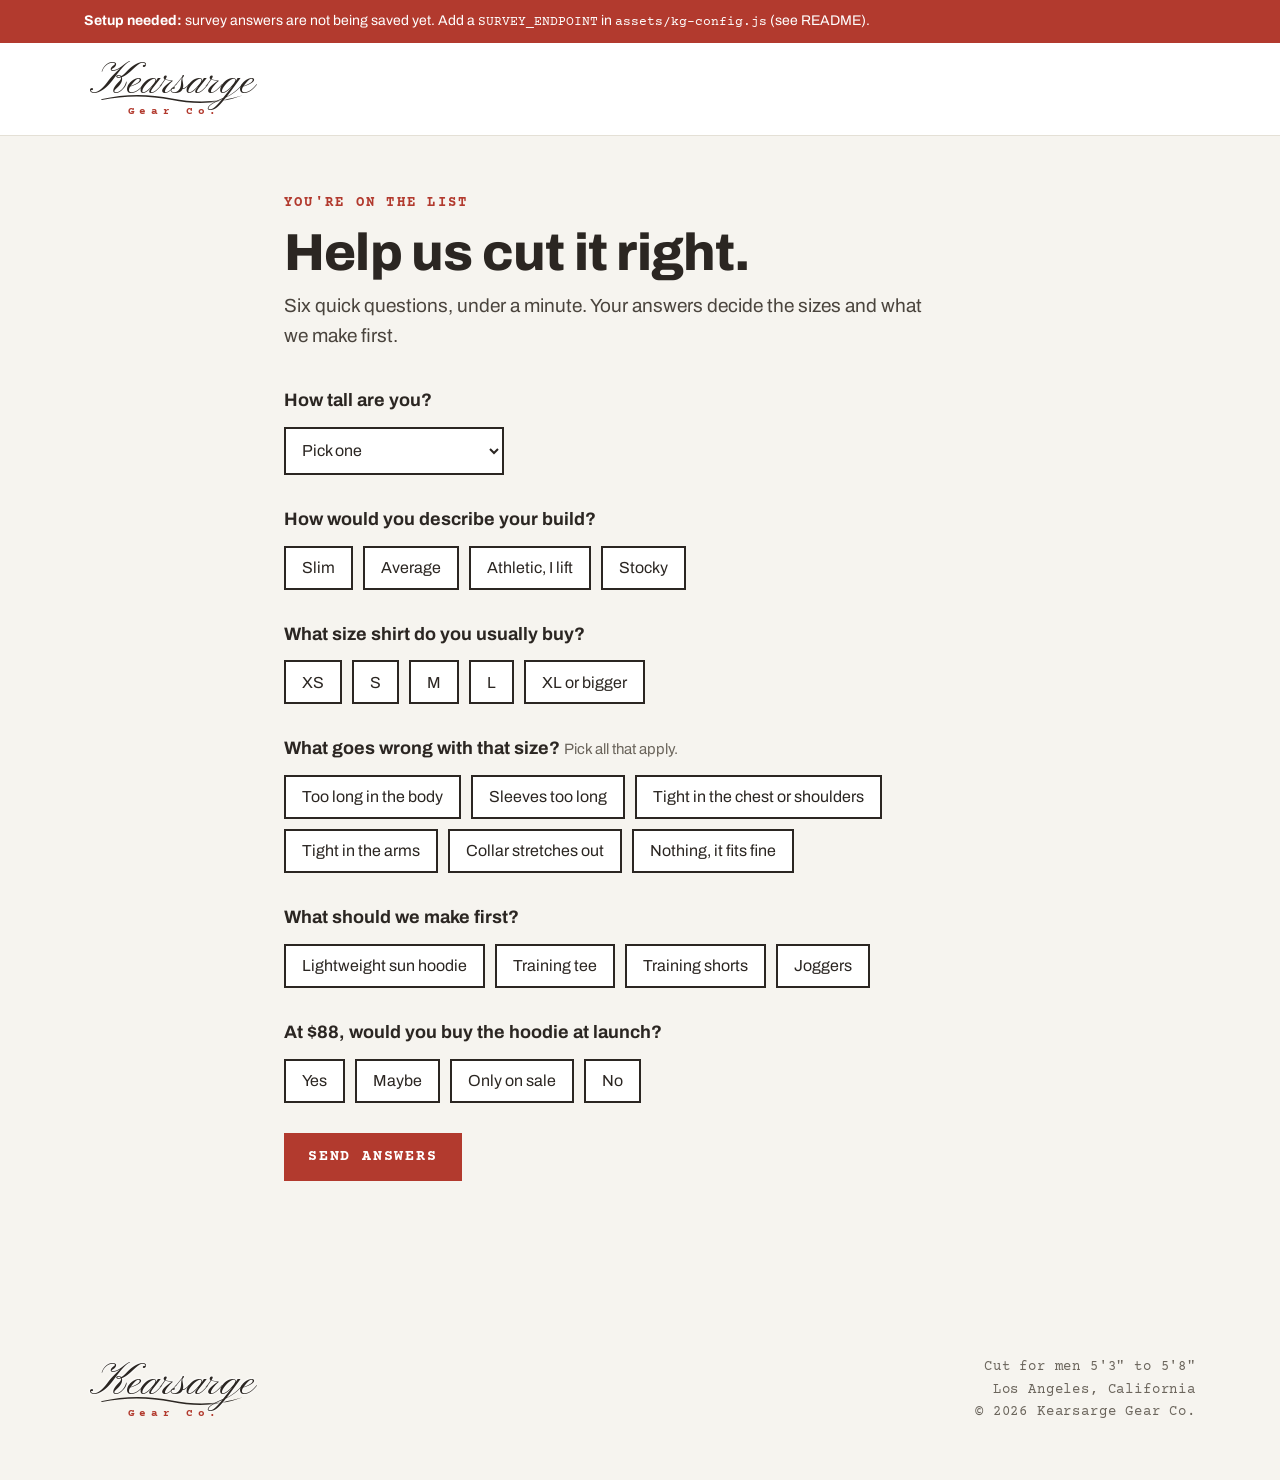
<file: thank-you/index.html>
<!DOCTYPE html>
<html lang="en">
<head>
<meta charset="utf-8">
<meta name="viewport" content="width=device-width, initial-scale=1">
<title>You're on the list | Kearsarge Gear Co.</title>
<meta name="robots" content="noindex">
<meta name="theme-color" content="#ffffff">
<link rel="preconnect" href="https://fonts.googleapis.com">
<link rel="preconnect" href="https://fonts.gstatic.com" crossorigin>
<link href="https://fonts.googleapis.com/css2?family=Archivo:wght@400;500;700;800&amp;family=Courier+Prime:wght@400;700&amp;family=Pinyon+Script&amp;display=swap" rel="stylesheet">
<link rel="stylesheet" href="../assets/kearsarge.css?v=2">
<script src="../assets/kg-config.js?v=2"></script>
</head>
<body class="survey-page">

<div class="setup-note" id="note-email" role="note">
  <div class="wrap"><strong>Setup needed:</strong> emails are not being saved yet. Add your Kit form URL to <code>KIT_FORM_ACTION</code> in <code>assets/kg-config.js</code> (see README).</div>
</div>
<div class="setup-note" id="note-survey" role="note">
  <div class="wrap"><strong>Setup needed:</strong> survey answers are not being saved yet. Add a <code>SURVEY_ENDPOINT</code> in <code>assets/kg-config.js</code> (see README).</div>
</div>

<header class="site-header">
  <div class="wrap">
    <a class="logo" href="../" aria-label="Kearsarge Gear Co. home">
      <span class="logo-script">Kearsarge</span>
      <svg class="logo-swash" viewBox="0 0 360 30" preserveAspectRatio="none" aria-hidden="true"><path d="M0,18 C60,4 120,4 180,16 C240,28 300,26 360,8 C300,30 240,32 180,20 C120,8 60,8 2,20 Z"/></svg>
      <span class="logo-co">Gear Co.</span>
    </a>
  </div>
</header>

<main>
  <section class="survey" aria-labelledby="survey-h">
    <div class="wrap">
      <div class="survey-head">
        <p class="eyebrow">You're on the list</p>
        <h1 id="survey-h" style="font-size:clamp(34px,4.4vw,52px)">Help us cut it right.</h1>
        <p class="lede">Six quick questions, under a minute. Your answers decide the sizes and what we make first.</p>
      </div>

      <form id="survey" novalidate>
        <div class="q">
          <label for="q-height">How tall are you?</label>
          <select id="q-height" name="height">
            <option value="">Pick one</option>
            <option>Under 5'3"</option>
            <option>5'3"</option><option>5'4"</option><option>5'5"</option>
            <option>5'6"</option><option>5'7"</option><option>5'8"</option>
            <option>5'9" or taller</option>
          </select>
        </div>

        <fieldset class="q">
          <legend>How would you describe your build?</legend>
          <div class="chips">
            <label class="chip"><input type="radio" name="build" value="slim"><span>Slim</span></label>
            <label class="chip"><input type="radio" name="build" value="average"><span>Average</span></label>
            <label class="chip"><input type="radio" name="build" value="athletic"><span>Athletic, I lift</span></label>
            <label class="chip"><input type="radio" name="build" value="stocky"><span>Stocky</span></label>
          </div>
        </fieldset>

        <fieldset class="q">
          <legend>What size shirt do you usually buy?</legend>
          <div class="chips">
            <label class="chip"><input type="radio" name="usual_size" value="XS"><span>XS</span></label>
            <label class="chip"><input type="radio" name="usual_size" value="S"><span>S</span></label>
            <label class="chip"><input type="radio" name="usual_size" value="M"><span>M</span></label>
            <label class="chip"><input type="radio" name="usual_size" value="L"><span>L</span></label>
            <label class="chip"><input type="radio" name="usual_size" value="XL+"><span>XL or bigger</span></label>
          </div>
        </fieldset>

        <fieldset class="q">
          <legend>What goes wrong with that size? <span class="hint">Pick all that apply.</span></legend>
          <div class="chips">
            <label class="chip"><input type="checkbox" name="problems" value="body-too-long"><span>Too long in the body</span></label>
            <label class="chip"><input type="checkbox" name="problems" value="sleeves-too-long"><span>Sleeves too long</span></label>
            <label class="chip"><input type="checkbox" name="problems" value="tight-chest-shoulders"><span>Tight in the chest or shoulders</span></label>
            <label class="chip"><input type="checkbox" name="problems" value="tight-arms"><span>Tight in the arms</span></label>
            <label class="chip"><input type="checkbox" name="problems" value="collar-stretches"><span>Collar stretches out</span></label>
            <label class="chip"><input type="checkbox" name="problems" value="fits-fine"><span>Nothing, it fits fine</span></label>
          </div>
        </fieldset>

        <fieldset class="q">
          <legend>What should we make first?</legend>
          <div class="chips">
            <label class="chip"><input type="radio" name="first_product" value="sun-hoodie"><span>Lightweight sun hoodie</span></label>
            <label class="chip"><input type="radio" name="first_product" value="tee"><span>Training tee</span></label>
            <label class="chip"><input type="radio" name="first_product" value="shorts"><span>Training shorts</span></label>
            <label class="chip"><input type="radio" name="first_product" value="joggers"><span>Joggers</span></label>
          </div>
        </fieldset>

        <fieldset class="q">
          <legend id="price-q">At <span class="js-price">$88</span>, would you buy the <span class="js-product">hoodie</span> at launch?</legend>
          <div class="chips">
            <label class="chip"><input type="radio" name="price_check" value="yes"><span>Yes</span></label>
            <label class="chip"><input type="radio" name="price_check" value="maybe"><span>Maybe</span></label>
            <label class="chip"><input type="radio" name="price_check" value="on-sale"><span>Only on sale</span></label>
            <label class="chip"><input type="radio" name="price_check" value="no"><span>No</span></label>
          </div>
        </fieldset>

        <div class="survey-actions">
          <button class="btn" type="submit" id="send">Send answers</button>
          <p class="status" id="status" role="status" aria-live="polite"></p>
        </div>
      </form>

      <div class="deposit" id="deposit" aria-labelledby="deposit-h">
        <p class="eyebrow" style="color:var(--gold)">Optional</p>
        <h2 id="deposit-h">Want to lock in launch pricing?</h2>
        <p>Reserve one with a refundable <span class="js-deposit">$10</span> deposit. It comes off your order, and you can get it back any time before we ship.</p>
        <a class="btn" id="deposit-link" href="#" rel="noopener">Reserve with <span class="js-deposit">$10</span></a>
        <p class="fine">Skip this and you'll still get launch pricing as a list member.</p>
      </div>
    </div>
  </section>
</main>

<footer class="site-footer">
  <div class="wrap">
    <a class="logo" href="../" aria-label="Kearsarge Gear Co. home">
      <span class="logo-script">Kearsarge</span>
      <svg class="logo-swash" viewBox="0 0 360 30" preserveAspectRatio="none" aria-hidden="true"><path d="M0,18 C60,4 120,4 180,16 C240,28 300,26 360,8 C300,30 240,32 180,20 C120,8 60,8 2,20 Z"/></svg>
      <span class="logo-co">Gear Co.</span>
    </a>
    <p class="foot-meta">Cut for men 5'3" to 5'8"<br>Los Angeles, California<br>&copy; 2026 Kearsarge Gear Co.</p>
  </div>
</footer>

<script>
(function () {
  var KG = window.KG || {};
  var ENDPOINT = (KG.SURVEY_ENDPOINT || '').trim();
  var DEPOSIT = (KG.DEPOSIT_URL || '').trim();
  var params = new URLSearchParams(location.search);

  // Which test version they came from: the link first, then what the landing page remembered.
  var meta = {};
  try { meta = JSON.parse(sessionStorage.getItem('kg_meta') || '{}'); } catch (e) {}
  var v = (params.get('v') || meta.variant || 'hoodie-short').toLowerCase();
  var VALID = /^((hoodie|tee)-(short|lift)|outdoors|gym|fitness)$/;
  if (!VALID.test(v)) v = 'hoodie-short';
  // lp-outdoors sells the sun hoodie; lp-gym and lp-fitness sell the tee.
  var productKey = (v === 'outdoors' || v.indexOf('hoodie') === 0) ? 'hoodie' : 'tee';
  var price = (KG.PRICE && (KG.PRICE[v] || KG.PRICE[productKey])) || '';
  document.querySelectorAll('.js-price').forEach(function (el) { el.textContent = price; });
  document.querySelectorAll('.js-product').forEach(function (el) { el.textContent = productKey === 'tee' ? 'tee' : 'hoodie'; });
  document.querySelectorAll('.js-deposit').forEach(function (el) { el.textContent = KG.DEPOSIT_AMOUNT || '$10'; });

  var email = '';
  try { email = localStorage.getItem('kg_email') || ''; } catch (e) {}
  if (!email && params.get('ck_subscriber_id')) email = 'kit:' + params.get('ck_subscriber_id').trim();

  if (params.get('unsaved') === '1') document.getElementById('note-email').classList.add('show');
  if (!ENDPOINT) document.getElementById('note-survey').classList.add('show');

  var form = document.getElementById('survey');
  var btn = document.getElementById('send');
  var status = document.getElementById('status');
  var DONE_KEY = 'kg_survey_done_v1';

  function say(msg, ok) { status.textContent = msg; status.className = 'status' + (ok ? ' ok' : ''); }
  function showDeposit() {
    if (!DEPOSIT) return;
    document.getElementById('deposit-link').href = DEPOSIT;
    document.getElementById('deposit').classList.add('show');
  }
  function lock() {
    form.querySelectorAll('input, select').forEach(function (i) { i.disabled = true; });
    btn.disabled = true;
    btn.textContent = 'Sent';
  }
  function val(name) { var el = form.querySelector('[name="' + name + '"]:checked'); return el ? el.value : ''; }

  try { if (localStorage.getItem(DONE_KEY)) { lock(); say('Thanks, we already have your answers.', true); showDeposit(); } } catch (e) {}

  var sending = false;
  form.addEventListener('submit', function (e) {
    e.preventDefault();
    if (sending || btn.disabled) return;
    var answers = {
      submitted_at: new Date().toISOString(),
      email: email.slice(0, 254),
      variant: v,
      utm_source: meta.utm_source || '', utm_campaign: meta.utm_campaign || '', utm_content: meta.utm_content || '',
      height: form.querySelector('#q-height').value,
      build: val('build'),
      usual_size: val('usual_size'),
      problems: Array.prototype.map.call(form.querySelectorAll('[name="problems"]:checked'), function (i) { return i.value; }).join(','),
      first_product: val('first_product'),
      price_shown: price,
      price_check: val('price_check')
    };
    if (!answers.height || !answers.build || !answers.usual_size || !answers.first_product || !answers.price_check) {
      say('A few questions are still blank. Every one except "what goes wrong" is needed.');
      return;
    }
    if (!ENDPOINT) {
      say('Heads up: survey storage isn\'t connected yet, so these answers were not saved.');
      showDeposit();
      return;
    }
    sending = true;
    btn.disabled = true;
    btn.textContent = 'Sending...';
    say('');
    // text/plain keeps this a "simple" request (no CORS preflight), which Google Apps Script accepts.
    fetch(ENDPOINT, { method: 'POST', headers: { 'Content-Type': 'text/plain;charset=utf-8' }, body: JSON.stringify(answers) })
      .then(function (r) { if (!r.ok) throw new Error('HTTP ' + r.status); return r.json().catch(function () { return {}; }); })
      .then(function (data) {
        if (!data || data.ok !== true) throw new Error('not saved');
        try { localStorage.setItem(DONE_KEY, '1'); } catch (e) {}
        lock();
        say('Got it. Thanks for helping us cut it right.', true);
        showDeposit();
      })
      .catch(function () {
        sending = false;
        btn.disabled = false;
        btn.textContent = 'Send answers';
        say('That didn\'t go through, so your answers weren\'t saved. Try again in a minute.');
      });
  });
})();
</script>
</body>
</html>
</file>
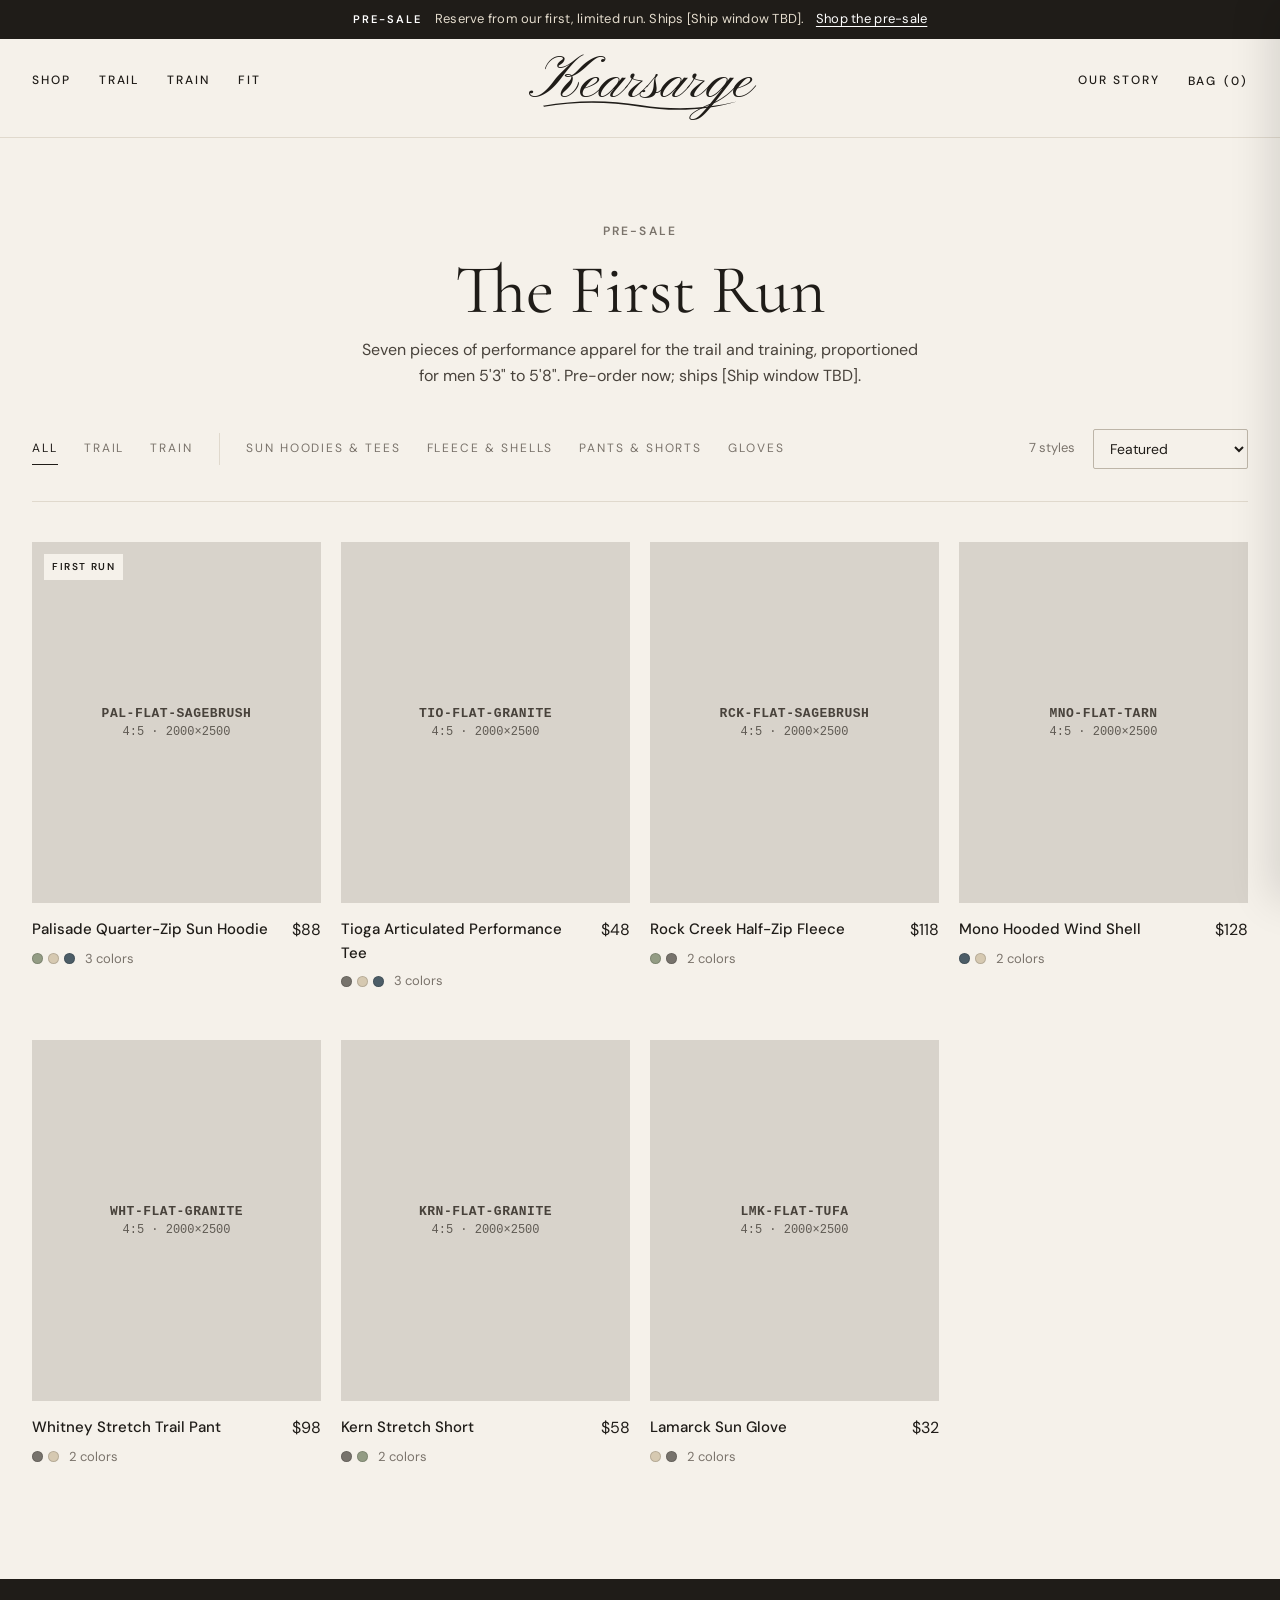
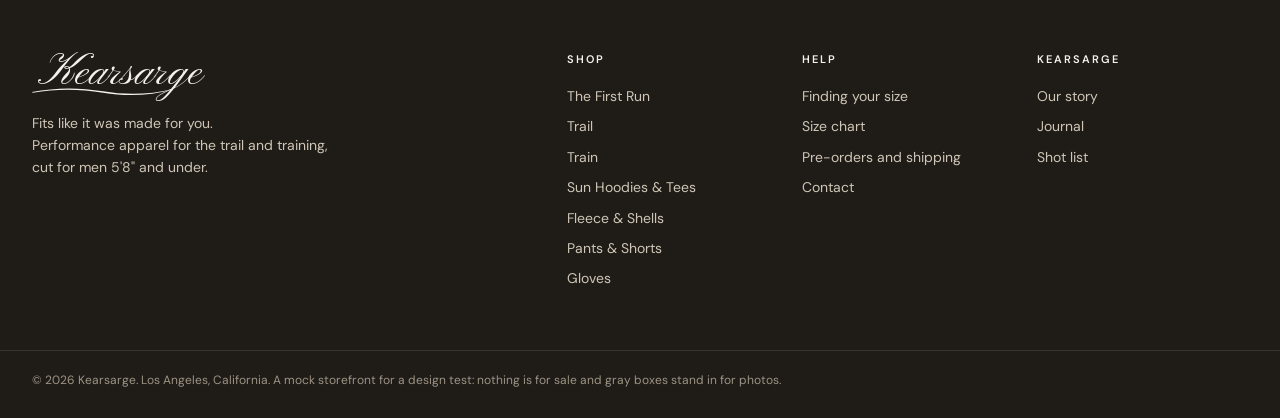
<file: shop/collection.html>
<!DOCTYPE html>
<html lang="en">
<head>
<meta charset="utf-8">
<meta name="viewport" content="width=device-width, initial-scale=1">
<title>The First Run | Kearsarge</title>
<meta name="robots" content="noindex">
<meta name="theme-color" content="#f5f1ea">
<link rel="preconnect" href="https://fonts.googleapis.com">
<link rel="preconnect" href="https://fonts.gstatic.com" crossorigin>
<link href="https://fonts.googleapis.com/css2?family=Cormorant+Garamond:ital,wght@0,400;0,500;0,600;1,400;1,500&family=DM+Sans:wght@400;500;600&family=Pinyon+Script&display=swap" rel="stylesheet">
<link rel="stylesheet" href="shop.css?v=20">
</head>
<body>
<main>
  <div class="wrap">
    <div class="shop-head">
      <p class="eyebrow js-col-eyebrow">Pre-sale</p>
      <h1 class="js-col-title" style="margin-top:14px">The First Run</h1>
      <p class="js-col-blurb">Seven pieces of performance apparel for the trail and training, proportioned for men 5'3" to 5'8". Pre-order now; ships <span class="js-ship"></span>.</p>
    </div>
    <div class="toolbar">
      <nav class="filters js-filters" aria-label="Categories"></nav>
      <div style="display:flex;align-items:center;gap:18px">
        <span class="count js-count"></span>
        <select class="js-sort" aria-label="Sort">
          <option value="featured">Featured</option>
          <option value="low">Price: low to high</option>
          <option value="high">Price: high to low</option>
        </select>
      </div>
    </div>
    <div class="grid js-grid" style="padding-bottom:112px"></div>
  </div>
</main>

<script src="data.js?v=5"></script>
<script src="shop.js?v=4"></script>
<script>
(function () {
  var S = window.KG_SHOP, UI = window.KG_UI;
  var qs = new URLSearchParams(location.search), id = qs.get('c'), aid = qs.get('a');
  var col = id ? S.collection(id) : aid ? S.activity(aid) : null;
  var key = id ? 'c' : aid ? 'a' : '';
  document.querySelector('.js-ship').textContent = S.SHIP;
  if (col) {
    document.querySelector('.js-col-eyebrow').textContent = 'The First Run';
    document.querySelector('.js-col-title').textContent = col.name;
    document.querySelector('.js-col-blurb').textContent = col.blurb;
  }
  document.title = (col ? col.name : 'The First Run') + ' | Kearsarge';

  var f = [{ id: '', k: '', name: 'All' }].concat(S.ACTIVITIES.map(function (a) { return { id: a.id, k: 'a', name: a.name }; }), S.COLLECTIONS.map(function (c) { return { id: c.id, k: 'c', name: c.name }; }));
  document.querySelector('.js-filters').innerHTML = f.map(function (c, i) {
    var on = c.k === key && (c.id || '') === ((key === 'c' ? id : aid) || '');
    return (i === 1 + S.ACTIVITIES.length ? '<span class="filter-sep" aria-hidden="true"></span>' : '') + '<a class="' + (on ? 'on' : '') + '" href="collection.html' + (c.id ? '?' + c.k + '=' + c.id : '') + '"' + (on ? ' aria-current="page"' : '') + '>' + UI.esc(c.name) + '</a>';
  }).join('');

  var grid = document.querySelector('.js-grid'), sort = document.querySelector('.js-sort');
  function draw() {
    var list = S.PRODUCTS.filter(function (p) { return !col || (key === 'c' ? p.collection === col.id : p.acts.indexOf(col.id) > -1); }).slice();
    if (sort.value === 'low') list.sort(function (a, b) { return a.price - b.price; });
    if (sort.value === 'high') list.sort(function (a, b) { return b.price - a.price; });
    grid.innerHTML = list.map(UI.card).join('');
    document.querySelector('.js-count').textContent = list.length + (list.length === 1 ? ' style' : ' styles');
  }
  sort.addEventListener('change', draw);
  draw();
})();
</script>
</body>
</html>
</file>
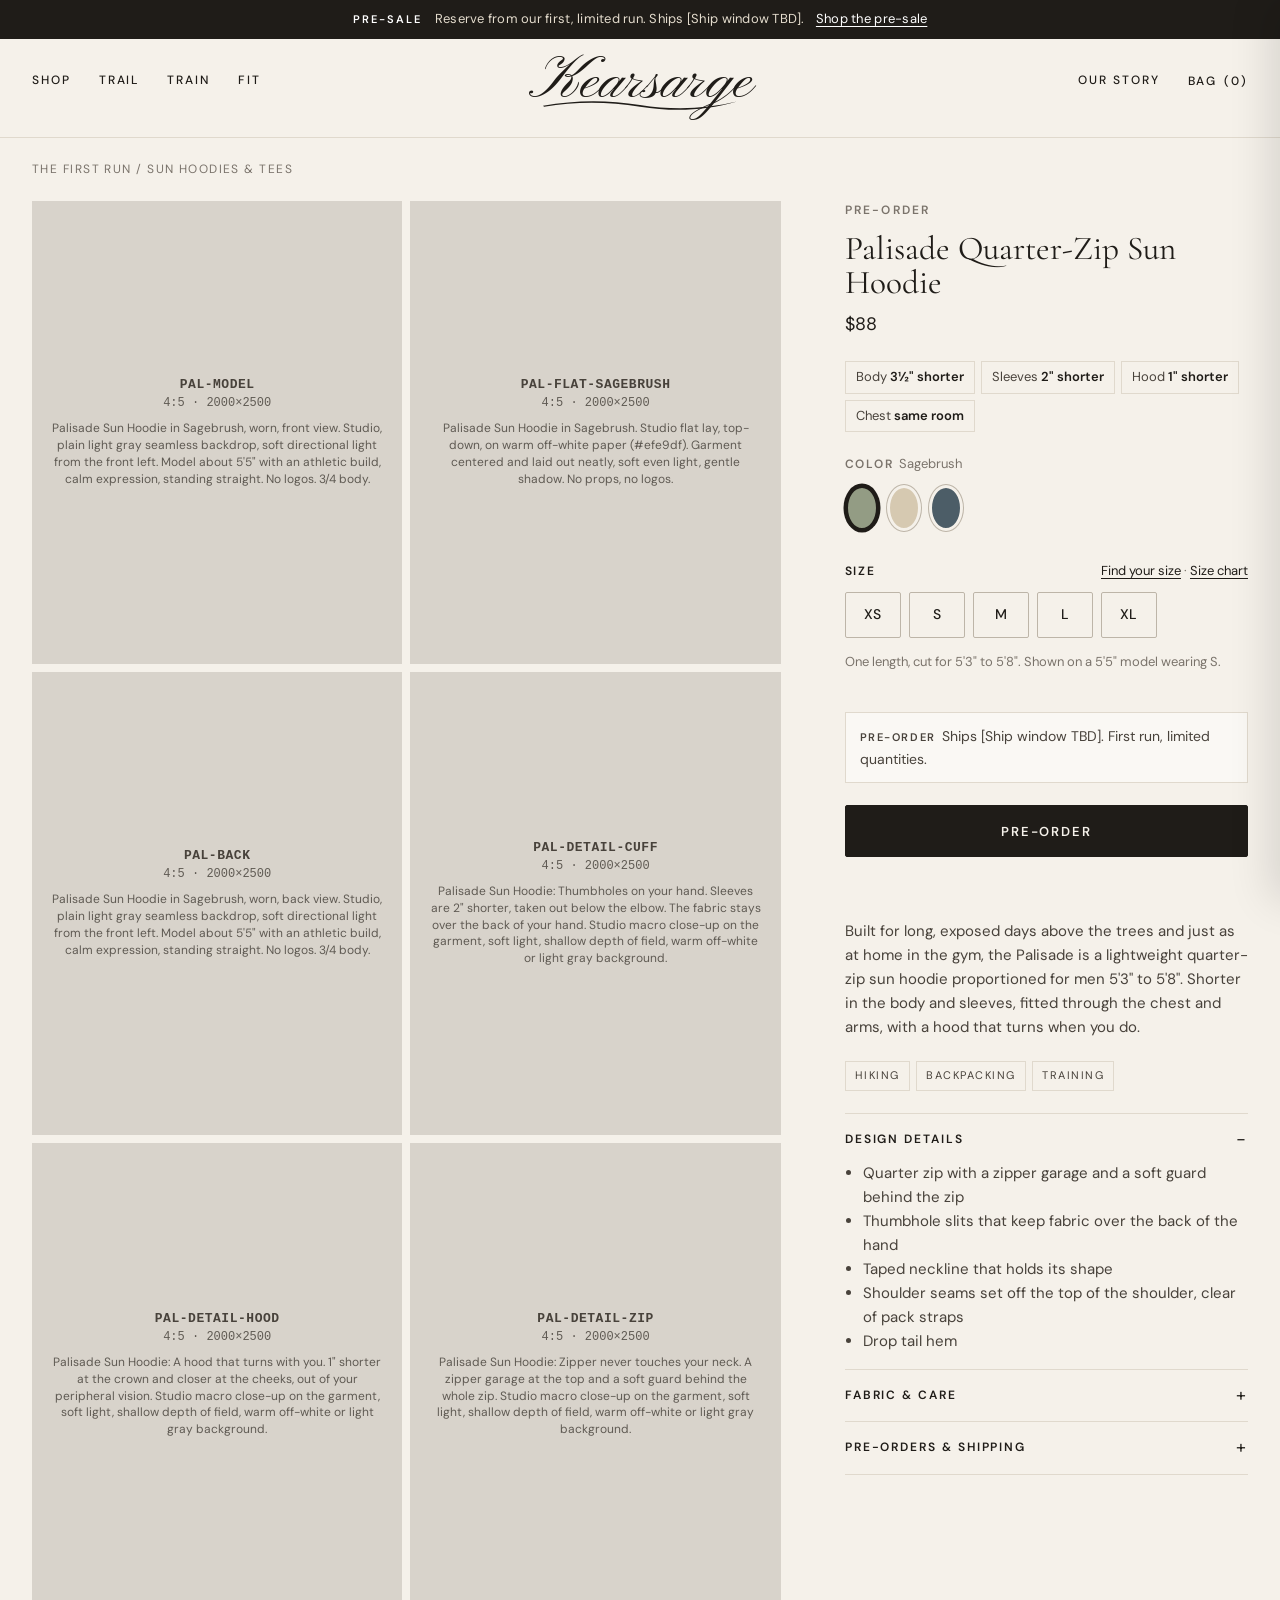
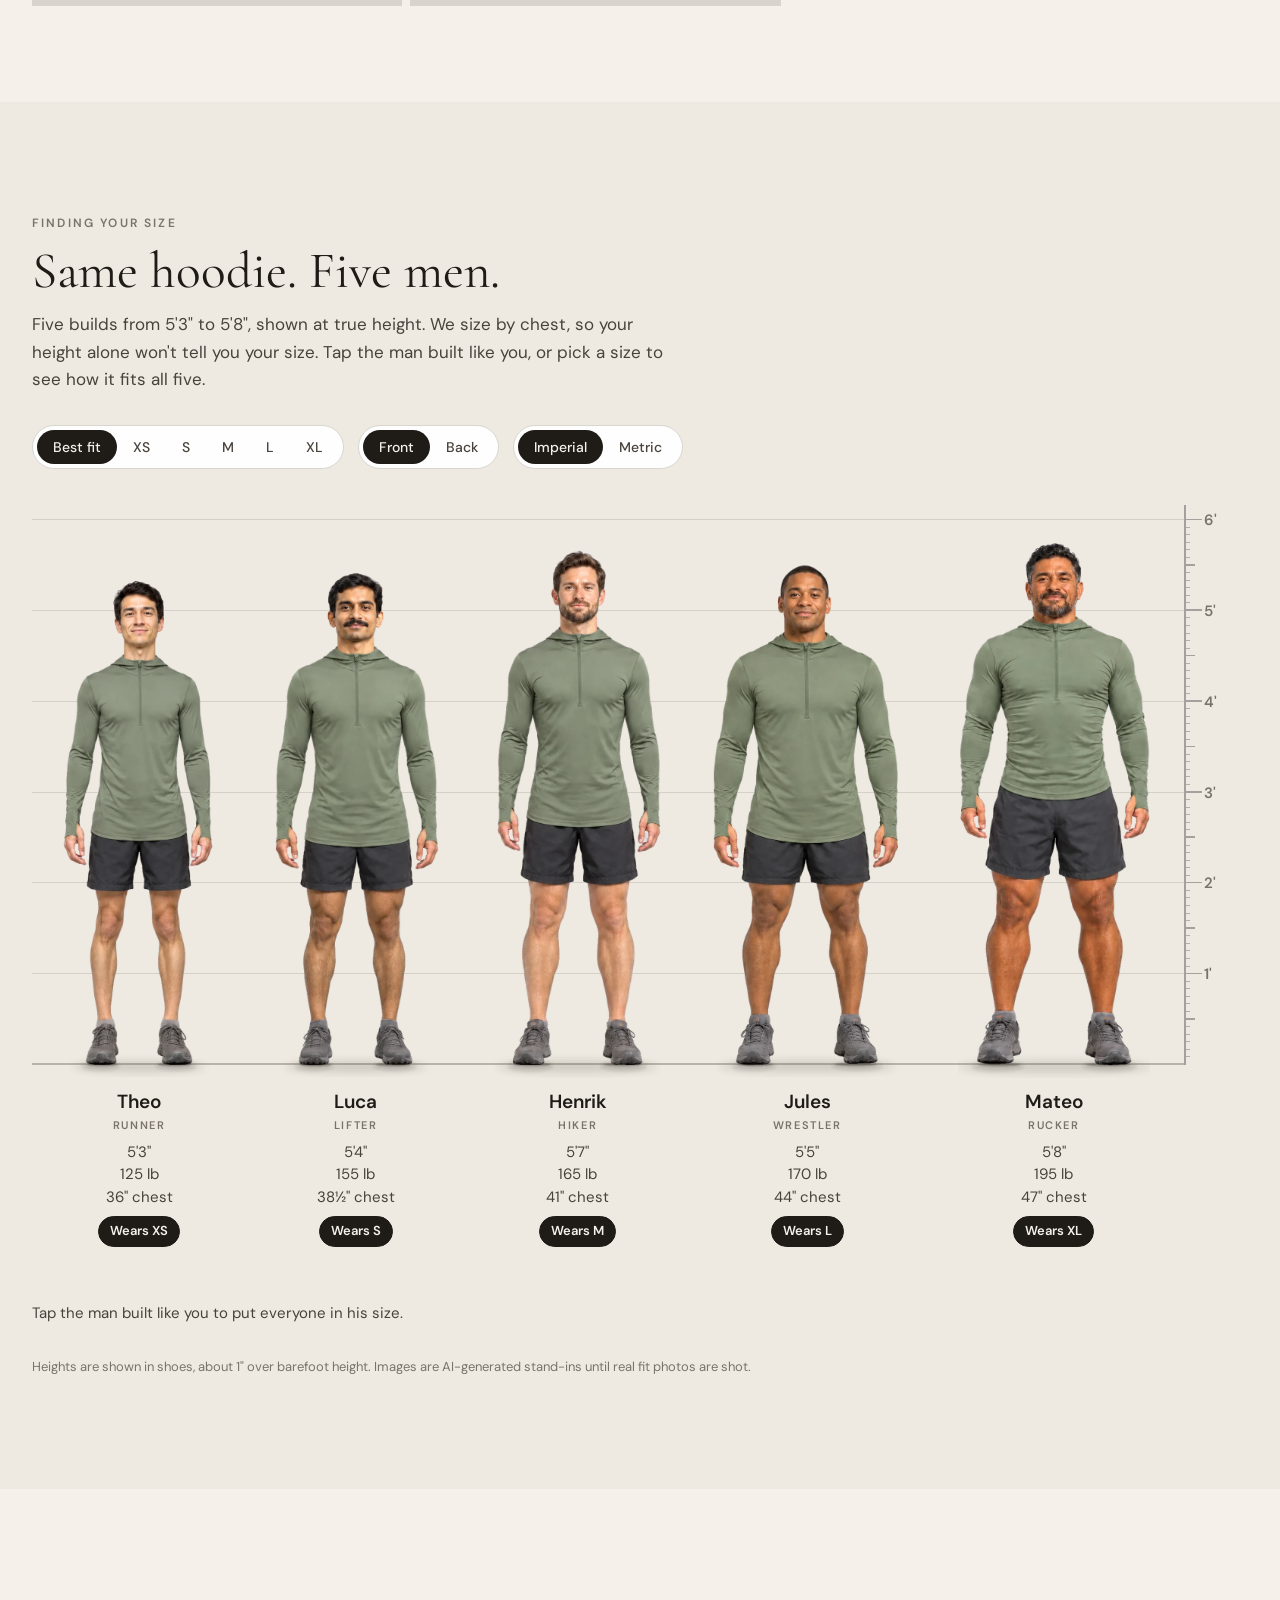
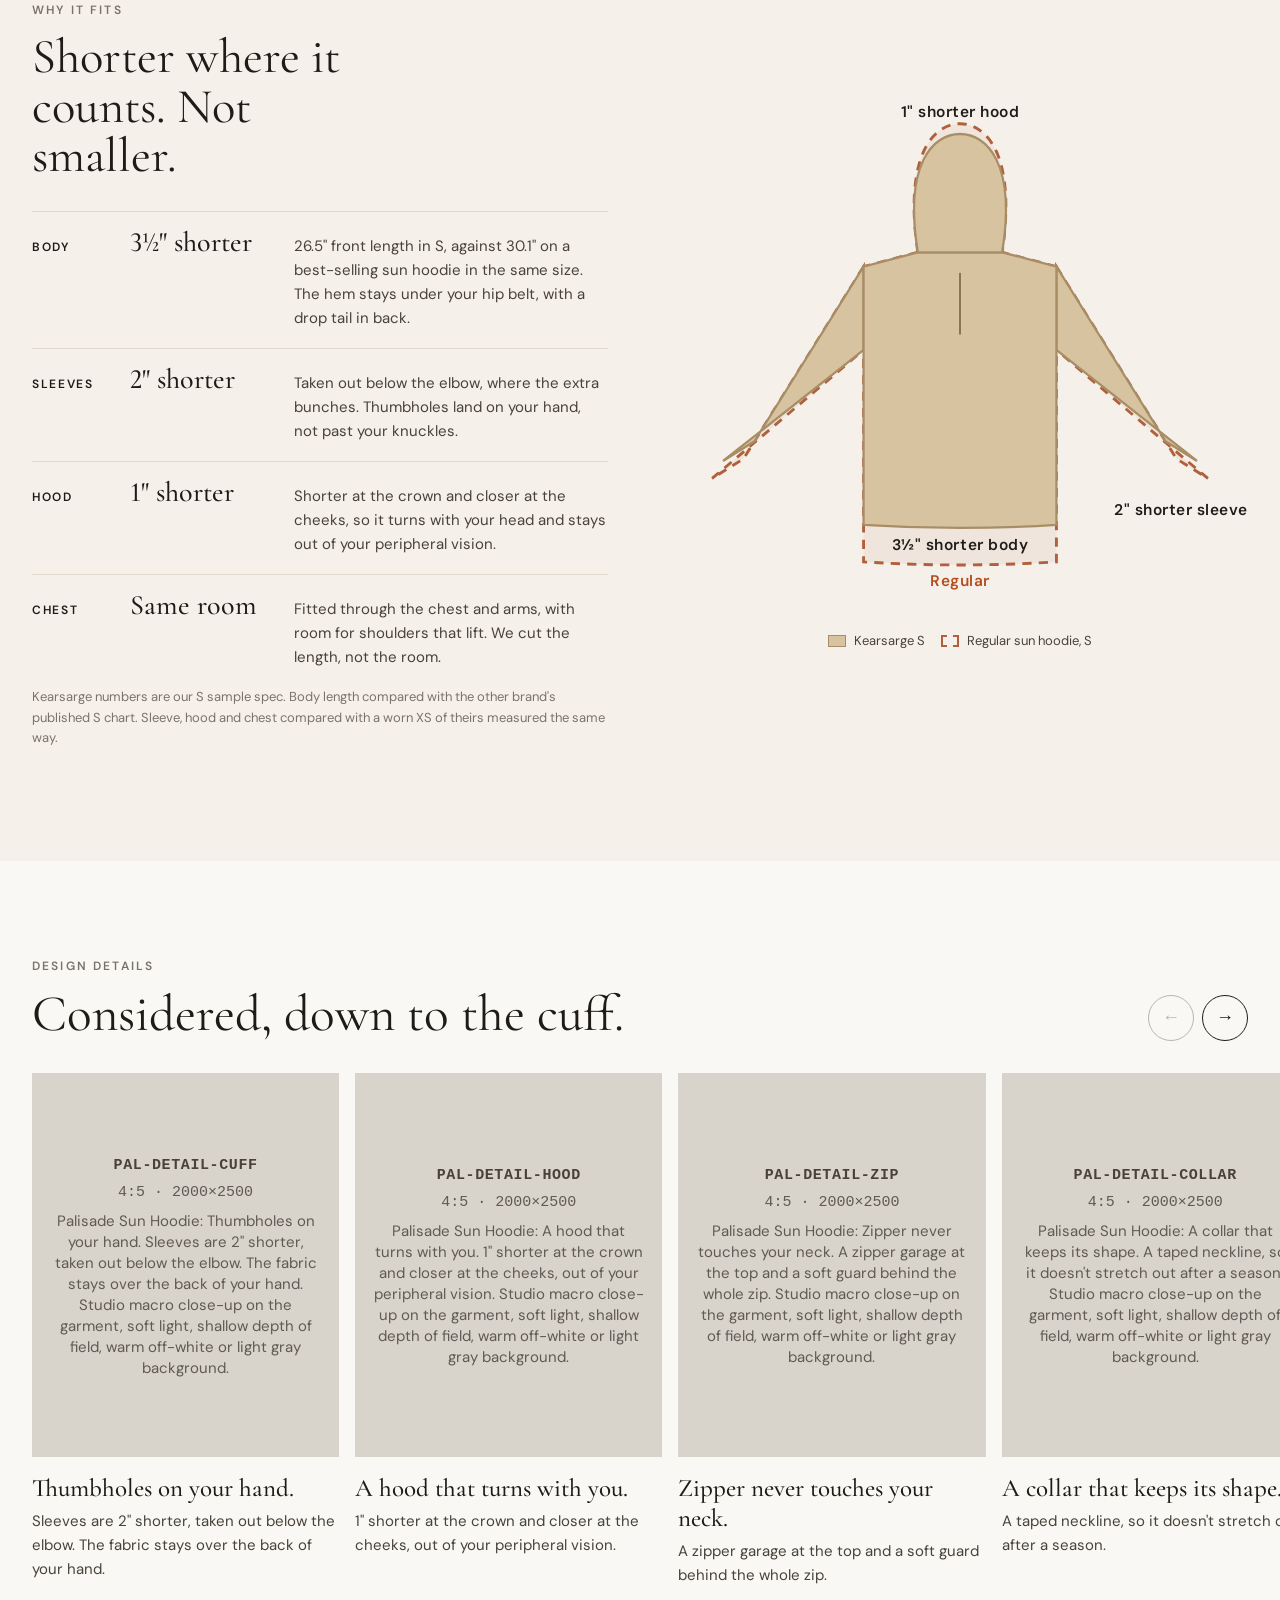
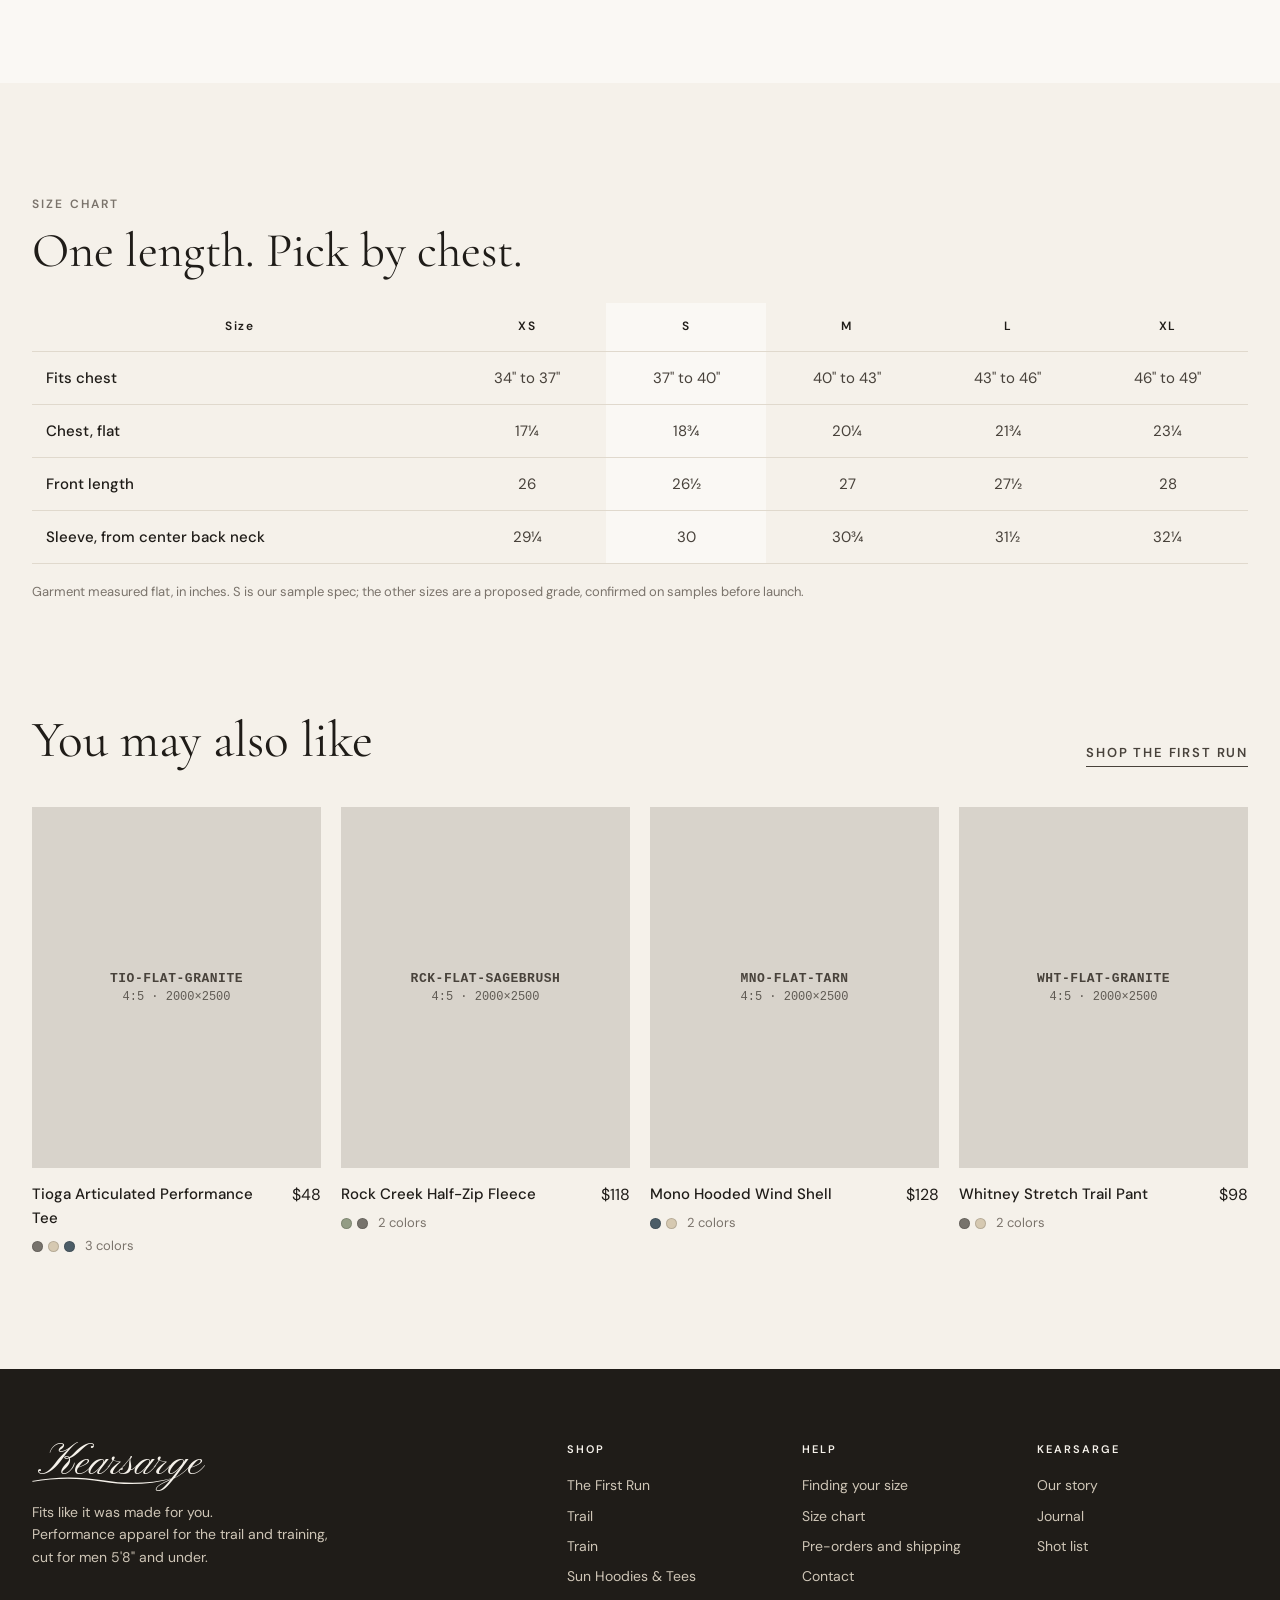
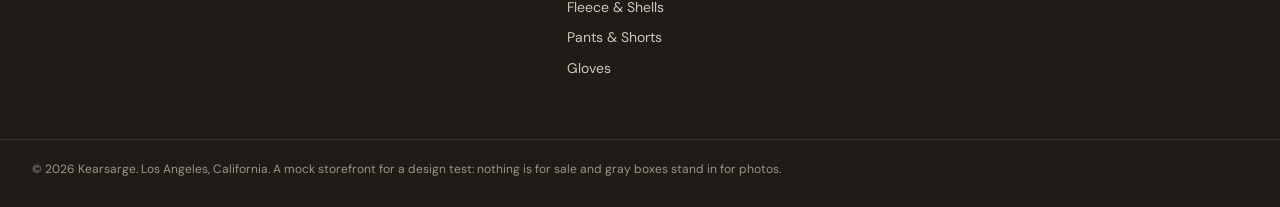
<file: shop/product.html>
<!DOCTYPE html>
<html lang="en">
<head>
<meta charset="utf-8">
<meta name="viewport" content="width=device-width, initial-scale=1">
<title>Kearsarge</title>
<meta name="robots" content="noindex">
<meta name="theme-color" content="#f5f1ea">
<link rel="preconnect" href="https://fonts.googleapis.com">
<link rel="preconnect" href="https://fonts.gstatic.com" crossorigin>
<link href="https://fonts.googleapis.com/css2?family=Cormorant+Garamond:ital,wght@0,400;0,500;0,600;1,400;1,500&family=DM+Sans:wght@400;500;600&family=Pinyon+Script&display=swap" rel="stylesheet">
<link rel="stylesheet" href="shop.css?v=20">
</head>
<body>
<main>
  <div class="wrap">
    <p class="crumbs js-crumbs"></p>
    <div class="pdp">
      <div class="gallery js-gallery"></div>
      <form class="buy js-buy" novalidate>
        <div>
          <p class="eyebrow">Pre-order</p>
          <h1 class="js-name" style="margin-top:12px"></h1>
          <p class="price js-price"></p>
        </div>
        <div class="js-uvp" hidden></div>
        <div><p class="opt-label"><span><b>Color</b>&nbsp; <span class="js-color-name"></span></span></p><div class="chips js-colors"></div></div>
        <div class="js-opts"></div>
        <p class="your-fit js-fit" hidden></p>
        <p class="pre"><b>Pre-order</b>Ships <span class="js-ship"></span>. First run, limited quantities.</p>
        <button class="btn btn-block js-addbtn" type="submit">Pre-order</button>
        <p class="status" role="status" aria-live="polite"></p>
        <p class="desc js-desc"></p>
        <div class="uses js-uses"></div>
        <div class="js-details"></div>
      </form>
    </div>
  </div>

  <section class="sec lineup-sec" id="fit" aria-labelledby="lineup-h" hidden>
    <div class="wrap">
      <div class="lineup-head">
        <p class="eyebrow">Finding your size</p>
        <h2 id="lineup-h">Same hoodie. Five men.</h2>
        <p class="sub">Five builds from 5'3" to 5'8", shown at true height. We size by chest, so your height alone won't tell you your size. Tap the man built like you, or pick a size to see how it fits all five.</p>
      </div>
      <div class="js-sizing"></div>
    </div>
  </section>

  <section class="sec compare-sec" aria-labelledby="compare-h" hidden>
    <div class="wrap compare">
      <div>
        <p class="eyebrow">Why it fits</p>
        <h2 id="compare-h">Shorter where it counts. Not smaller.</h2>
        <div class="js-compare-rows"></div>
        <p class="fineprint js-compare-note"></p>
      </div>
      <div class="compare-art js-compare-art"></div>
    </div>
  </section>

  <section class="closeups js-closeups" aria-labelledby="closeups-h" hidden>
    <div class="wrap">
      <div class="car-head">
        <div><p class="eyebrow">Design details</p><h2 id="closeups-h" style="margin-top:12px">Considered, down to the cuff.</h2></div>
        <div class="car-btns"><button class="car-prev" type="button" aria-label="Previous">&#8592;</button><button class="car-next" type="button" aria-label="Next">&#8594;</button></div>
      </div>
    </div>
    <div class="carousel" data-carousel>
      <div class="car-track js-track" tabindex="0" role="region" aria-label="Design details"></div>
    </div>
  </section>

  <section class="sec chart-sec" id="size-chart" aria-labelledby="chart-h" hidden>
    <div class="wrap">
      <p class="eyebrow">Size chart</p>
      <h2 id="chart-h" style="margin-top:12px">One length. Pick by chest.</h2>
      <div class="chart-wrap"><table class="size-chart js-chart"></table></div>
      <p class="fineprint js-chart-note"></p>
    </div>
  </section>

  <section class="sec" style="padding-top:0">
    <div class="wrap">
      <div class="sec-head"><h2>You may also like</h2><a class="link" href="collection.html">Shop the first run</a></div>
      <div class="grid js-related"></div>
    </div>
  </section>
</main>

<script src="data.js?v=5"></script>
<script src="shop.js?v=4"></script>
<script src="sizing.js?v=2"></script>
<script>
(function () {
  var S = window.KG_SHOP, UI = window.KG_UI, esc = UI.esc;
  var qs = new URLSearchParams(location.search);
  var p = S.product(qs.get('p')) || S.PRODUCTS[0];
  var col = S.collection(p.collection), spec = p.spec;
  var $ = function (s) { return document.querySelector(s); };
  document.title = p.name + ' | Kearsarge';

  $('.js-crumbs').innerHTML = '<a href="collection.html">The First Run</a> / <a href="collection.html?c=' + col.id + '">' + esc(col.name) + '</a>';
  $('.js-name').textContent = p.name;
  $('.js-price').textContent = UI.money(p.price);
  $('.js-ship').textContent = S.SHIP;
  $('.js-desc').textContent = p.blurb;
  $('.js-uses').innerHTML = (p.uses || []).map(function (u) { return '<span>' + esc(u) + '</span>'; }).join('');

  // Gallery: on-model, flat lay in the chosen color, back, then the first details
  var si = spec ? spec.sizes.indexOf(spec.sample) : 0;
  var half = function (n) { return (Math.round(n * 2) / 2).toString().replace('.5', '½'); };
  function drawGallery(ck) {
    var ids = [p.code + '-MODEL', S.flat(p, ck), p.code + '-BACK'].concat((p.features || []).slice(0, 3).map(function (f) { return p.code + '-DETAIL-' + f[2].toUpperCase(); }));
    $('.js-gallery').innerHTML = ids.map(function (id, i) { return UI.ph(id, { eager: i < 2, alt: p.name }); }).join('');
  }
  drawGallery(p.colors[0]);

  // The value prop, right under the name
  if (spec) {
    $('.js-uvp').innerHTML = '<ul class="uvp-pills">' +
      '<li>Body <b>' + half(spec.regular.front[si] - spec.front[si]) + '" shorter</b></li><li>Sleeves <b>' + spec.regular.sleeveExtra + '" shorter</b></li><li>Hood <b>1" shorter</b></li><li>Chest <b>same room</b></li></ul>';
    $('.js-uvp').hidden = false;
  }

  // Color
  var colorName = $('.js-color-name');
  $('.js-colors').innerHTML = p.colors.map(function (k, i) {
    var c = S.COLORS[k];
    return '<label class="chip swatch" title="' + esc(c.name) + '"><input type="radio" name="color" value="' + k + '"' + (i === 0 ? ' checked' : '') + ' aria-label="' + esc(c.name) + '"><span style="background:' + c.hex + '"></span></label>';
  }).join('');
  colorName.textContent = S.COLORS[p.colors[0]].name;

  // Size options
  var chips = function (name, vals) { return '<div class="chips">' + vals.map(function (v) { return '<label class="chip"><input type="radio" name="' + name + '" value="' + esc(v) + '"><span>' + esc(v) + '</span></label>'; }).join('') + '</div>'; };
  var block = function (label, hint, name, vals, extra) { return '<div style="margin-bottom:18px"><p class="opt-label"><b>' + label + '</b> <span>' + hint + '</span></p>' + chips(name, vals) + (extra || '') + '</div>'; };
  var opts = $('.js-opts'), need;
  if (p.fit === 'top') {
    opts.innerHTML = block('Size', spec ? '<a href="#fit">Find your size</a> · <a href="#size-chart">Size chart</a>' : 'One length, cut short', 'c', spec ? spec.sizes : S.CHESTS,
      '<p class="model-line" style="margin-top:14px">One length, cut for 5\'3" to 5\'8". Shown on a 5\'5" model wearing S.</p>');
    need = ['c'];
  } else if (p.fit === 'bottom') {
    var one = p.inseams.length === 1;
    opts.innerHTML = block('Waist', p.waistHint || 'Inches', 'w', p.waists || S.WAISTS) +
      (one ? '<p class="opt-label" style="margin-bottom:18px"><b>Inseam</b> <span>' + esc(p.inseams[0]) + ', cut for a shorter leg</span></p>' : block('Inseam', 'Pick where it ends', 'i', p.inseams));
    need = one ? ['w'] : ['w', 'i'];
  } else {
    opts.innerHTML = block('Size', 'Shorter fingers in every size', 'g', S.GLOVES);
    need = ['g'];
  }

  var form = $('.js-buy'), status = form.querySelector('.status'), fitNote = $('.js-fit');
  var val = function (n) { var el = form.querySelector('[name="' + n + '"]:checked'); return el ? el.value : ''; };
  function pickSize(sz, note) {
    var r = Array.prototype.filter.call(opts.querySelectorAll('[name=c]'), function (x) { return x.value === sz; })[0];
    if (!r) return false;
    r.checked = true;
    if (note) { fitNote.innerHTML = note; fitNote.hidden = false; }
    return true;
  }

  // Size lineup (products with a size spec)
  var lineup;
  if (spec) {
    var saved = {}; try { saved = JSON.parse(localStorage.getItem('kg_size') || '{}') || {}; } catch (e) {}
    var yourSize = function (sz) { return 'Your size: <b>' + esc(sz) + '</b>. <a href="#fit">See it on five men</a>'; };
    var start = qs.get('size') || saved.size;
    if (start) pickSize(start, yourSize(start));
    document.querySelector('.lineup-sec').hidden = false;
    lineup = window.KG_SIZING.mount($('.js-sizing'), {
      size: start,
      onSize: function (sz) {
        pickSize(sz, yourSize(sz));
        try { localStorage.setItem('kg_size', JSON.stringify({ size: sz })); } catch (e) {}
        status.textContent = ''; status.classList.remove('ok');
      },
      cta: function (sz) {
        if (sz === 'best') return '<p>Tap the man built like you to put everyone in his size.</p>';
        return '<button class="btn js-szl-go" type="button">Pre-order in ' + esc(sz) + '</button>' +
          '<p>' + esc(sz) + ' fits a ' + esc(spec.body[spec.sizes.indexOf(sz)]) + ' chest.</p>';
      }
    });
    $('.js-sizing').addEventListener('click', function (e) {
      if (!e.target.closest('.js-szl-go')) return;
      form.requestSubmit ? form.requestSubmit() : form.dispatchEvent(new Event('submit', { cancelable: true }));
      form.scrollIntoView({ behavior: 'smooth', block: 'center' });
    });

    // Shorter where it counts
    var rows = [
      ['Body', half(spec.regular.front[si] - spec.front[si]) + '" shorter', spec.front[si] + '" front length in ' + spec.sample + ', against ' + spec.regular.front[si] + '" on a best-selling sun hoodie in the same size. The hem stays under your hip belt, with a drop tail in back.'],
      ['Sleeves', spec.regular.sleeveExtra + '" shorter', 'Taken out below the elbow, where the extra bunches. Thumbholes land on your hand, not past your knuckles.'],
      ['Hood', '1" shorter', 'Shorter at the crown and closer at the cheeks, so it turns with your head and stays out of your peripheral vision.'],
      ['Chest', 'Same room', 'Fitted through the chest and arms, with room for shoulders that lift. We cut the length, not the room.']
    ];
    $('.js-compare-rows').innerHTML = '<dl class="cmp">' + rows.map(function (r) { return '<div><dt>' + r[0] + '</dt><dd class="cmp-n">' + r[1] + '</dd><dd>' + r[2] + '</dd></div>'; }).join('') + '</dl>';
    $('.js-compare-note').textContent = 'Kearsarge numbers are our ' + spec.sample + ' sample spec. Body length compared with the other brand\'s published ' + spec.sample + ' chart. Sleeve, hood and chest compared with a worn XS of theirs measured the same way.';
    $('.js-compare-art').innerHTML = flatSketch(spec);
    document.querySelector('.compare-sec').hidden = false;

    // Size chart
    var fr = function (n) { var w = Math.floor(n), f = n - w; return w + (f >= 0.7 ? '¾' : f >= 0.45 ? '½' : f >= 0.2 ? '¼' : ''); };
    var td = function (v, i) { return '<td' + (i === si ? ' class="sample"' : '') + '>' + v + '</td>'; };
    $('.js-chart').innerHTML = '<thead><tr><th scope="col">Size</th>' + spec.sizes.map(function (s, i) { return '<th scope="col"' + (i === si ? ' class="sample"' : '') + '>' + s + '</th>'; }).join('') + '</tr></thead><tbody>' +
      '<tr><th scope="row">Fits chest</th>' + spec.body.map(td).join('') + '</tr>' +
      '<tr><th scope="row">Chest, flat</th>' + spec.chest.map(function (n, i) { return td(fr(n), i); }).join('') + '</tr>' +
      '<tr><th scope="row">Front length</th>' + spec.front.map(function (n, i) { return td(fr(n), i); }).join('') + '</tr>' +
      '<tr><th scope="row">Sleeve, from center back neck</th>' + spec.sleeve.map(function (n, i) { return td(fr(n), i); }).join('') + '</tr></tbody>';
    $('.js-chart-note').textContent = 'Garment measured flat, in inches. ' + spec.sample + ' is our sample spec; the other sizes are a proposed grade, confirmed on samples before launch.';
    document.querySelector('.chart-sec').hidden = false;
  }

  // Ours vs a regular sun hoodie, laid flat (inches; y grows down from the shoulder)
  function flatSketch(sp) {
    var hw = sp.chest[si] / 2, neck = 4.1;
    var draw = function (len, sleeve, hood, cls) {
      var a = 58 * Math.PI / 180, dx = Math.cos(a), dy = Math.sin(a), nx = -dy, ny = dx;
      var sh = 1.4, pit = 9.5, slen = sleeve - hw - 0.6, cuff = 3.6;
      var out = '';
      [-1, 1].forEach(function (s) {
        var S0 = [s * hw, sh], T = [S0[0] + s * dx * slen, S0[1] + dy * slen], B = [T[0] + s * nx * cuff * -1, T[1] + ny * cuff];
        out += '<polygon class="' + cls + '" points="' + [S0, T, B, [s * hw, pit]].map(function (q) { return q[0].toFixed(2) + ',' + q[1].toFixed(2); }).join(' ') + '"/>';
      });
      out += '<path class="' + cls + '" d="M' + (-neck) + ',0 L' + (-hw) + ',' + sh + ' L' + (-hw) + ',' + len + ' Q0,' + (len + 0.6) + ' ' + hw + ',' + len + ' L' + hw + ',' + sh + ' L' + neck + ',0 Z"/>';
      out += '<path class="' + cls + '" d="M' + (-neck) + ',0 C' + (-neck - 1.4) + ',' + (-hood * 0.75) + ' ' + (-2.6) + ',' + (-hood) + ' 0,' + (-hood) + ' C2.6,' + (-hood) + ' ' + (neck + 1.4) + ',' + (-hood * 0.75) + ' ' + neck + ',0 Z"/>';
      return out;
    };
    var r = sp.regular, L = sp.front[si], RL = r.front[si];
    var lab = function (x, y, t, cls) { return '<text x="' + x + '" y="' + y + '" text-anchor="middle"' + (cls ? ' class="' + cls + '"' : '') + '>' + t + '</text>'; };
    return '<svg viewBox="-28 -15 56 51" role="img" aria-label="Our sun hoodie laid over a regular one: about 3 inches shorter in the body, 2 inches shorter in the sleeves, 1 inch shorter in the hood">' +
      '<style>.reg{fill:rgba(176,96,60,.08);stroke:#b0603c;stroke-width:.28;stroke-dasharray:.9 .7}.ours{fill:#d8c3a0;stroke:#a88e66;stroke-width:.22}text{font:600 1.5px DM Sans,sans-serif;fill:#1f1c18;letter-spacing:.05px}.rl{fill:#b44c1c;font-weight:600}</style>' +
      draw(RL, sp.sleeve[si] + r.sleeveExtra, 12.5, 'reg') + draw(L, sp.sleeve[si], 11.5, 'ours') +
      '<line x1="0" y1="2" x2="0" y2="8" stroke="#8d7550" stroke-width=".2"/>' +
      lab(0, L + 2.4, half(RL - L) + '" shorter body') + lab(0, RL + 2.3, 'Regular', 'rl') +
      lab(21.5, 25.5, r.sleeveExtra + '" shorter sleeve') + lab(0, -13.2, '1" shorter hood') +
      '</svg><p class="art-key"><span class="k-ours"></span>Kearsarge ' + sp.sample + ' <span class="k-reg"></span>Regular sun hoodie, ' + sp.sample + '</p>';
  }

  // Details
  $('.js-details').innerHTML = Object.keys(p.details).map(function (k, i) {
    return '<details' + (i === 0 ? ' open' : '') + '><summary>' + esc(k) + '</summary><ul>' + p.details[k].map(function (d) { return '<li>' + esc(d) + '</li>'; }).join('') + '</ul></details>';
  }).join('') + '<details><summary>Pre-orders &amp; shipping</summary><p>Pre-orders ship ' + esc(S.SHIP) + '. <span class="tbd">Placeholder: when you\'re charged, shipping cost and the exchange policy are still to be decided.</span></p></details>';

  form.addEventListener('change', function (e) {
    if (e.target.name === 'color') { colorName.textContent = S.COLORS[e.target.value].name; drawGallery(e.target.value); }
    if (e.target.name === 'c' && lineup) { lineup.setSize(e.target.value); if (!fitNote.hidden) fitNote.innerHTML = yourSize(e.target.value); }
    status.textContent = ''; status.classList.remove('ok');
  });
  form.addEventListener('submit', function (e) {
    e.preventDefault();
    var missing = need.filter(function (n) { return !val(n); });
    if (missing.length) {
      status.classList.remove('ok');
      status.innerHTML = p.fit === 'top' && spec ? 'Pick a size first. <a href="#fit">Not sure? See each size on four men.</a>' : 'Pick your ' + (p.fit === 'bottom' ? 'waist' + (need.length > 1 ? ' and inseam' : '') : 'size') + ' first.';
      return;
    }
    var size = p.fit === 'top' ? val('c') : p.fit === 'bottom' ? val('w') + (p.waists && isNaN(+val('w')) ? '' : ' waist') + ' / ' + (val('i') || p.inseams[0]) + ' inseam' : val('g');
    UI.add({ id: p.id, color: val('color'), size: size });
  });

  // Close-up carousel
  if (p.features && p.features.length) {
    $('.js-track').innerHTML = p.features.map(function (f) {
      return '<figure class="car-slide">' + UI.ph(p.code + '-DETAIL-' + f[2].toUpperCase(), { alt: f[0] }) + '<figcaption><b>' + esc(f[0]) + '</b><span>' + esc(f[1]) + '</span></figcaption></figure>';
    }).join('');
    $('.js-closeups').hidden = false;
  }

  // Related: the next three pieces in the line
  var i0 = S.PRODUCTS.indexOf(p);
  $('.js-related').innerHTML = [1, 2, 3, 4].map(function (k) { return S.PRODUCTS[(i0 + k) % S.PRODUCTS.length]; }).map(UI.card).join('');
})();
</script>
<script src="../assets/kg-carousel.js?v=1"></script>
</body>
</html>
</file>
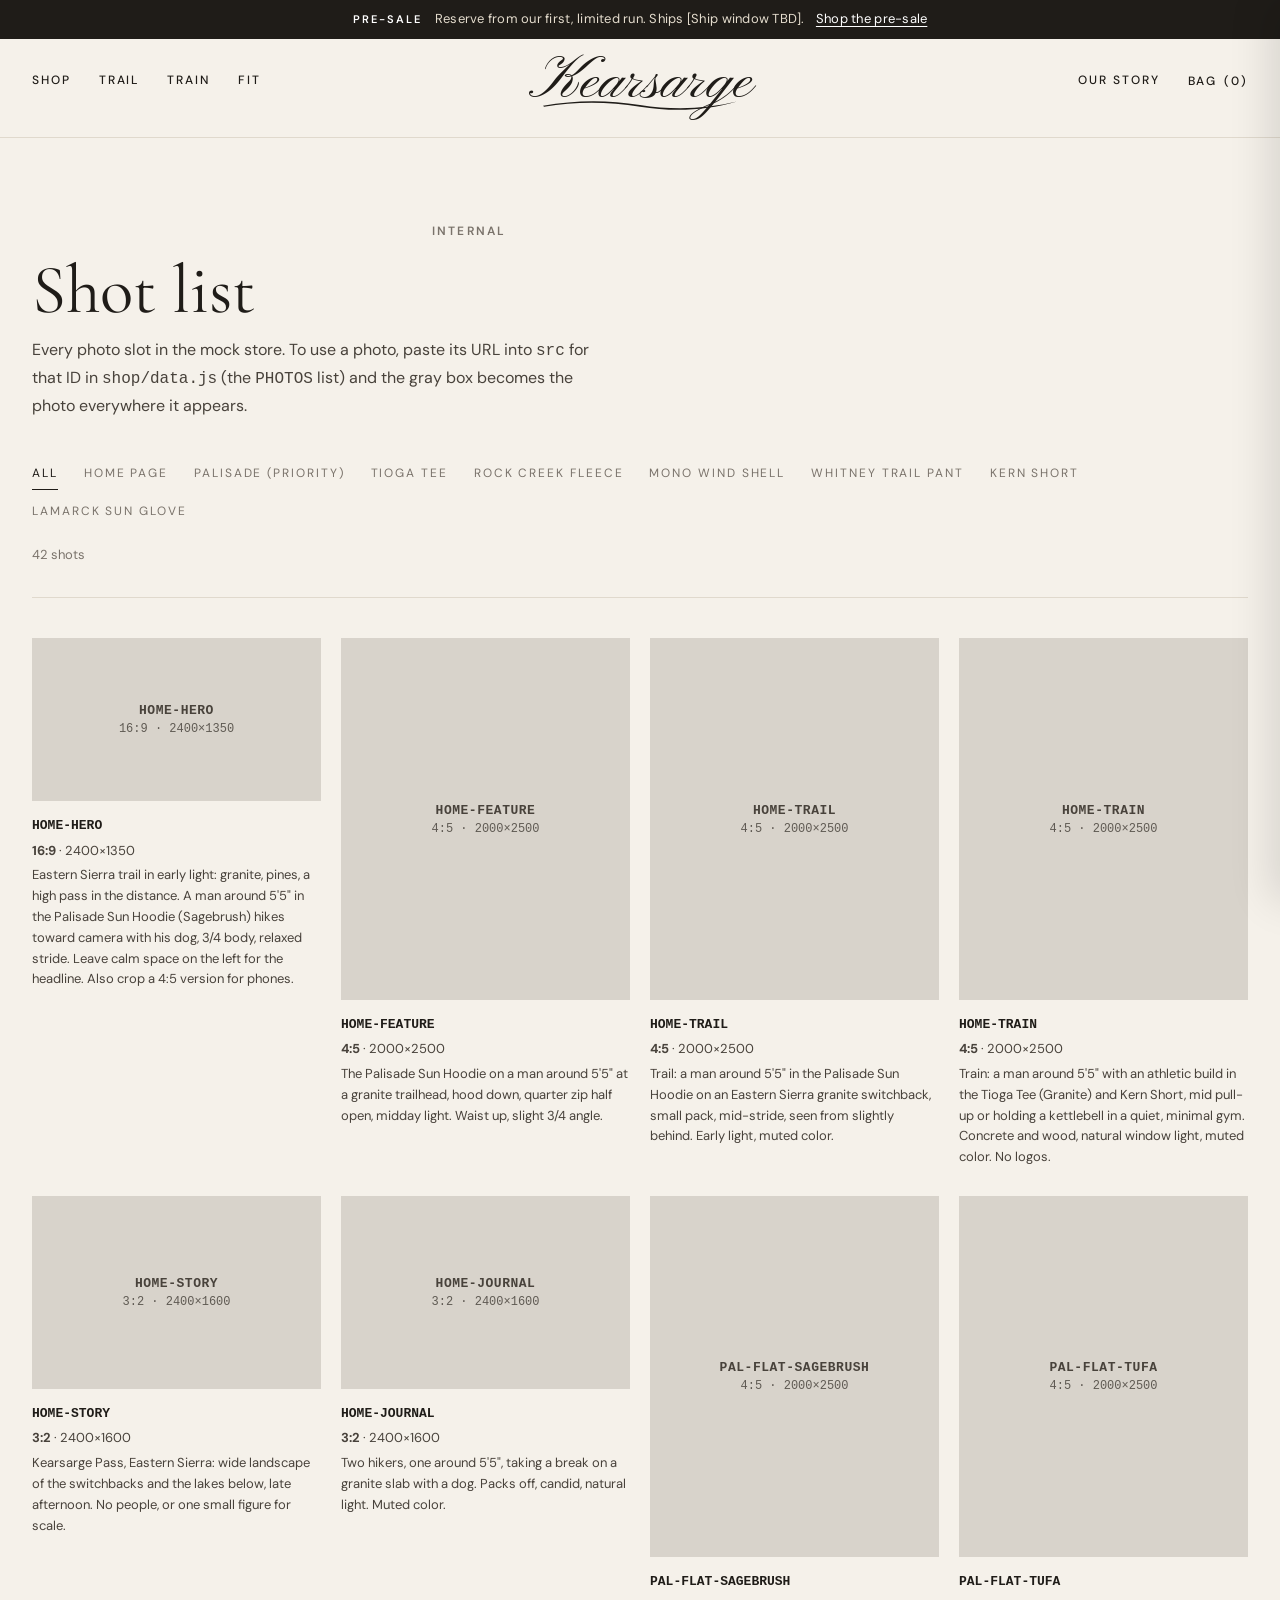
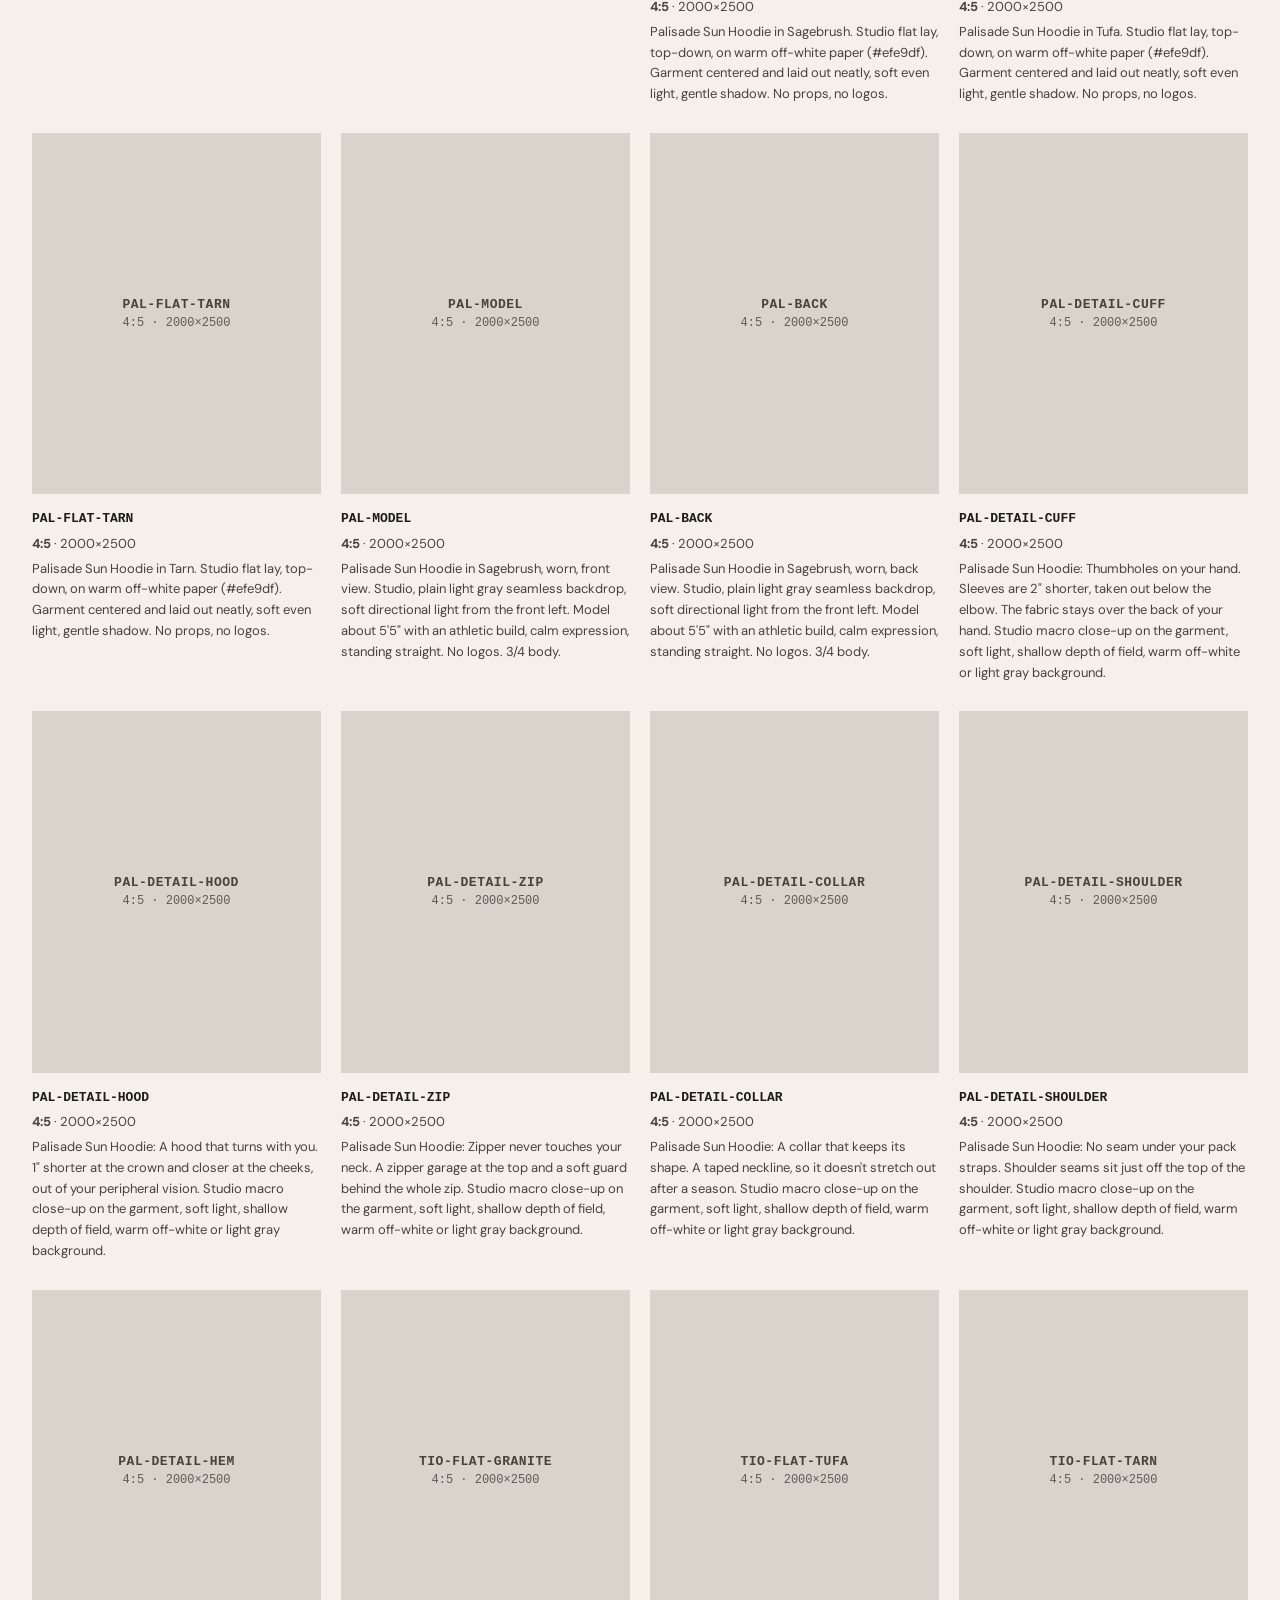
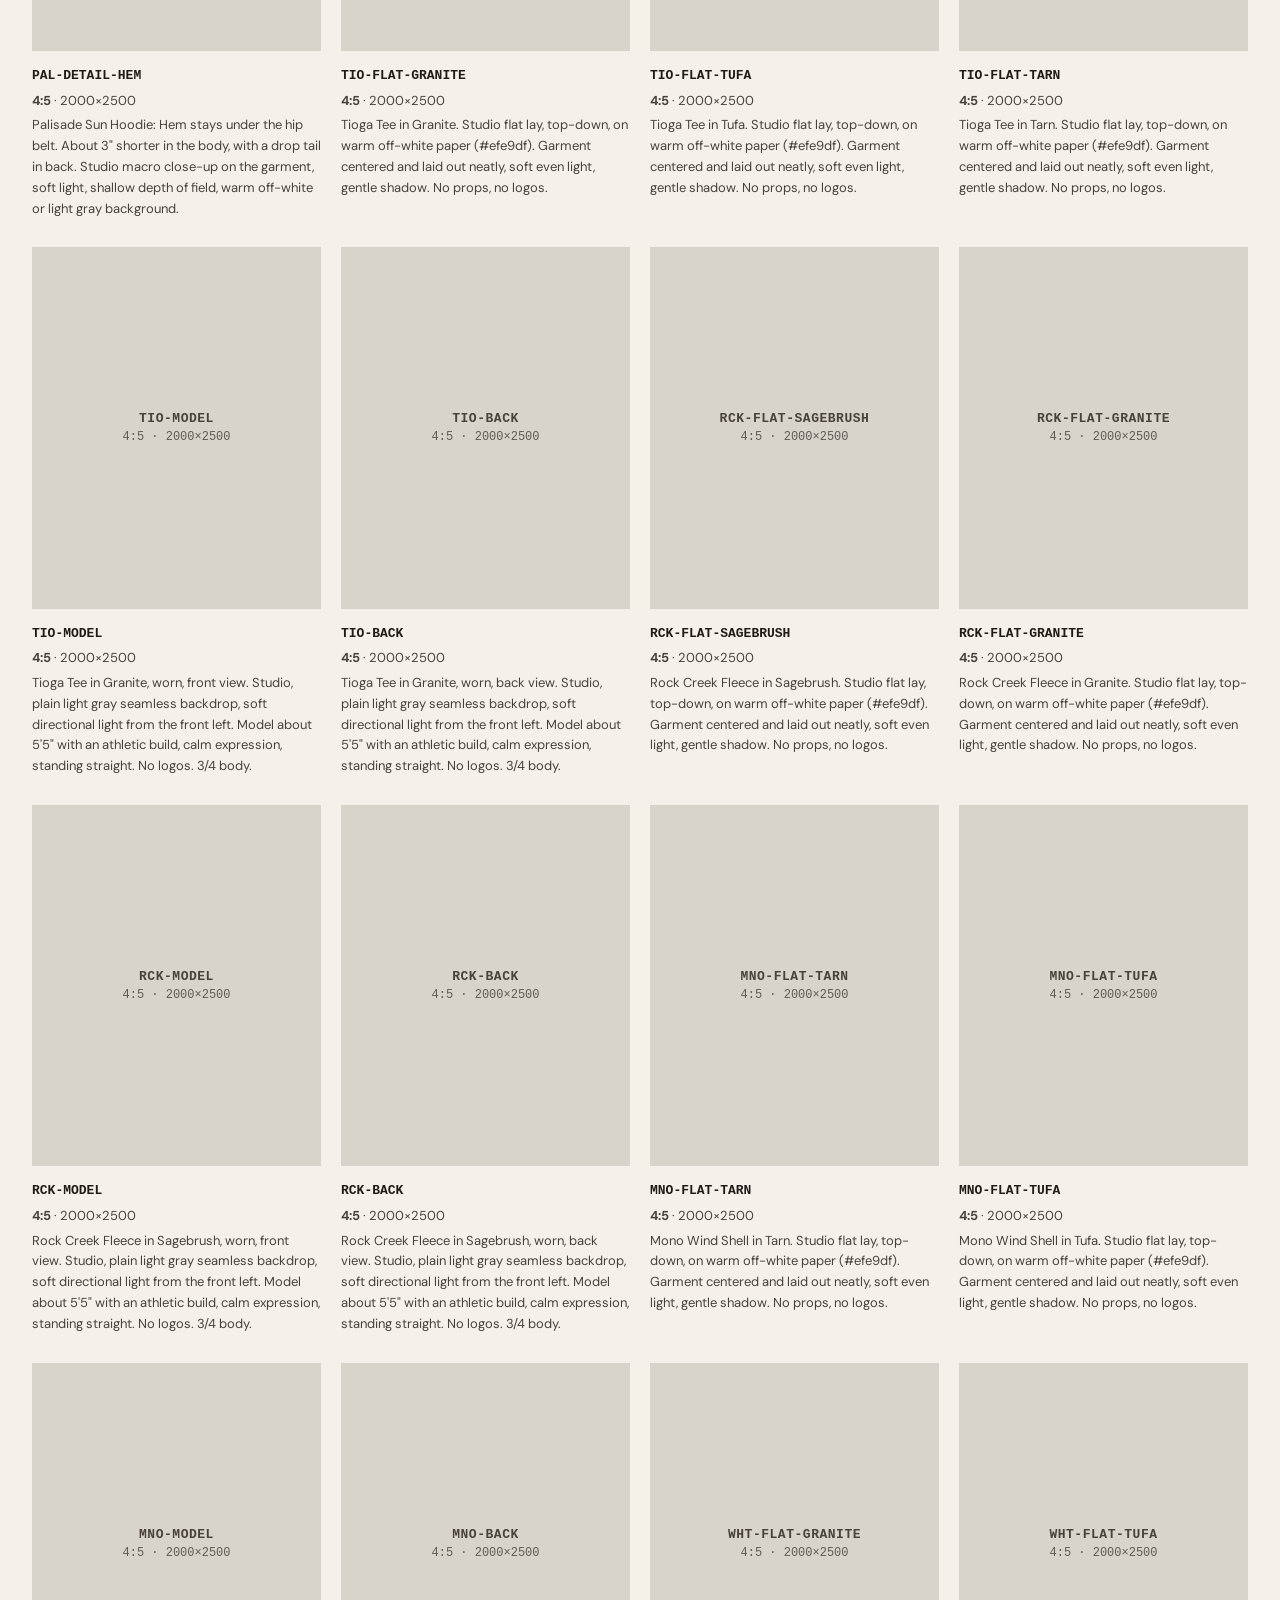
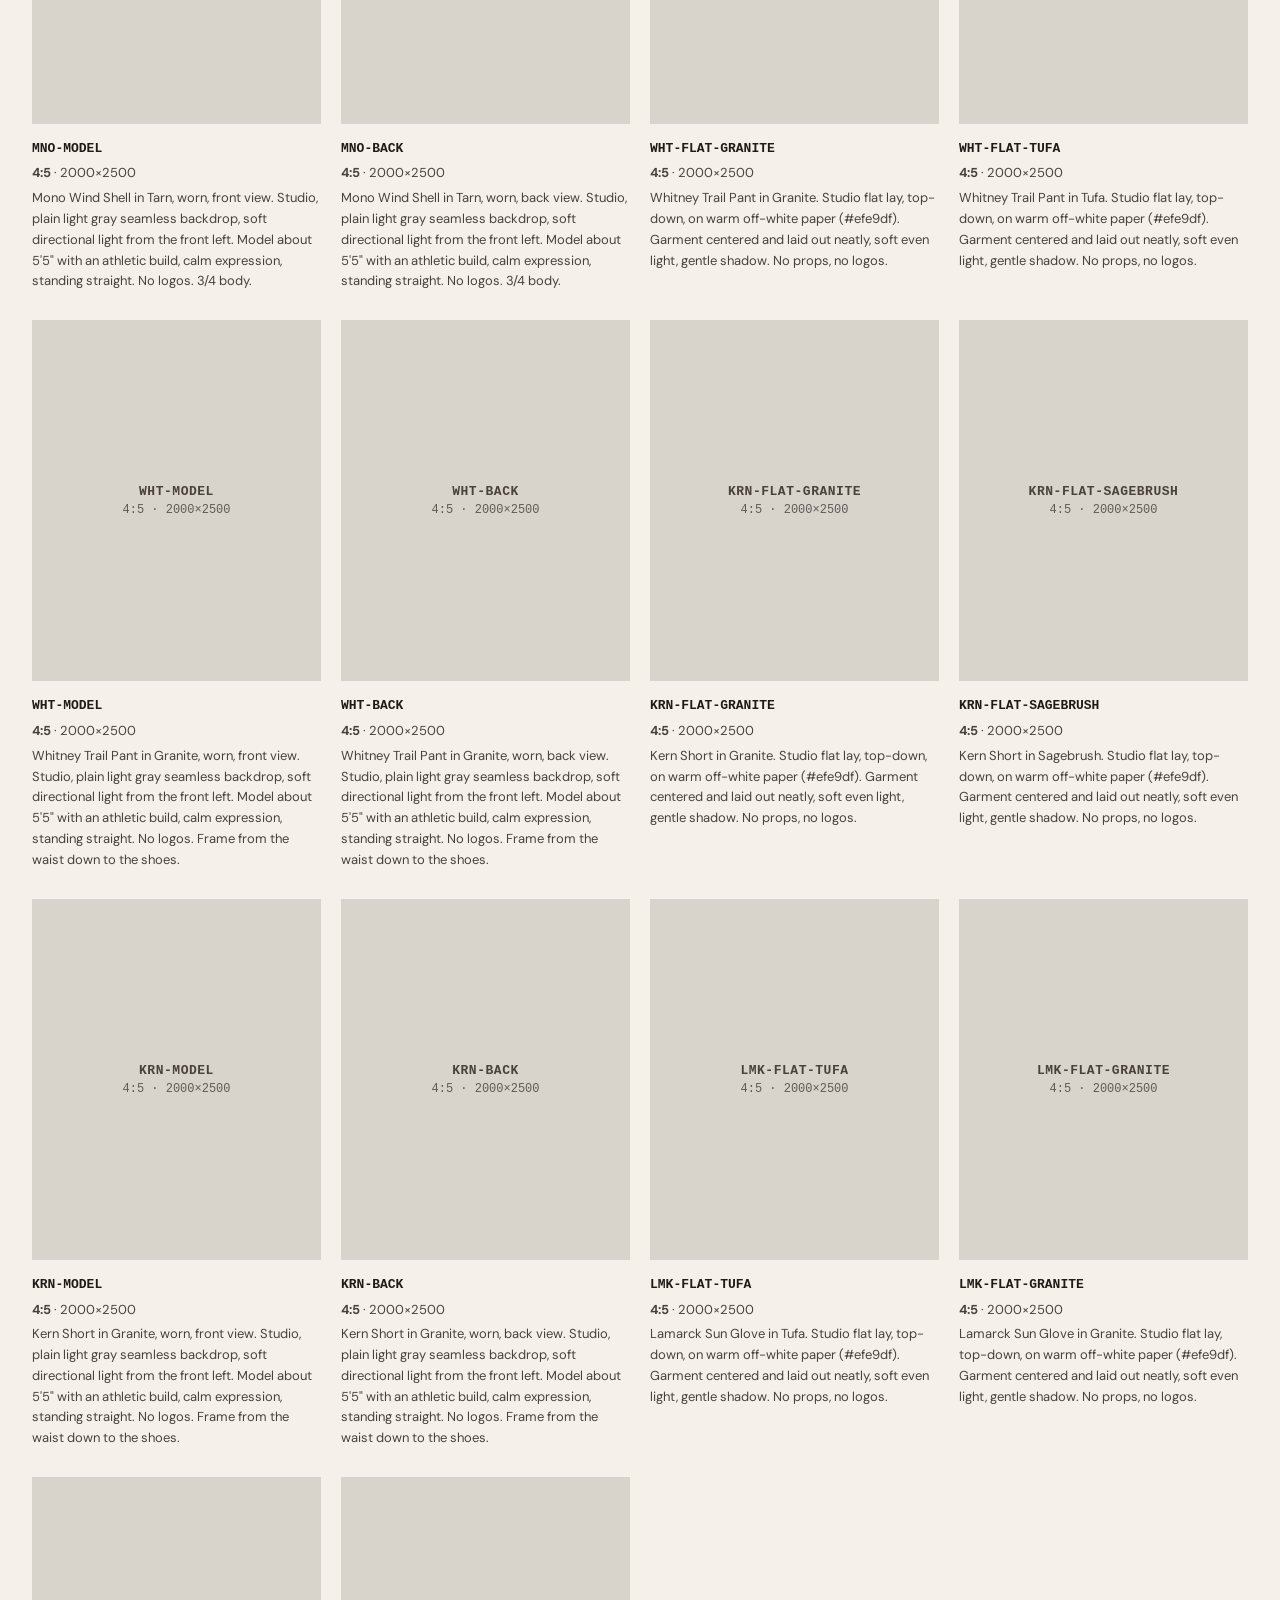
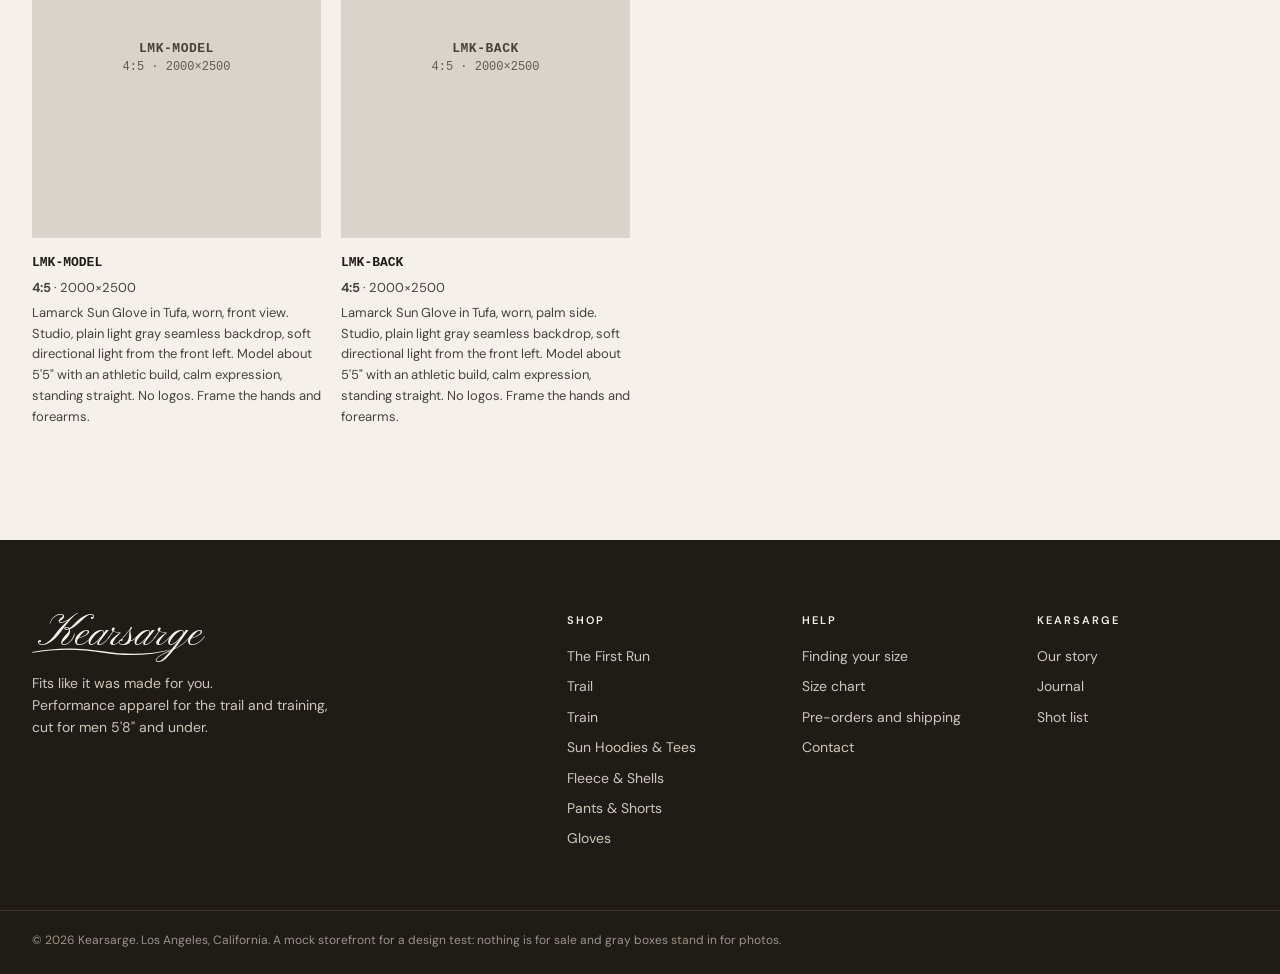
<file: shop/shots.html>
<!DOCTYPE html>
<html lang="en">
<head>
<meta charset="utf-8">
<meta name="viewport" content="width=device-width, initial-scale=1">
<title>Shot list | Kearsarge</title>
<meta name="robots" content="noindex">
<link rel="preconnect" href="https://fonts.googleapis.com">
<link rel="preconnect" href="https://fonts.gstatic.com" crossorigin>
<link href="https://fonts.googleapis.com/css2?family=Cormorant+Garamond:ital,wght@0,400;0,500;0,600;1,400;1,500&family=DM+Sans:wght@400;500;600&family=Pinyon+Script&display=swap" rel="stylesheet">
<link rel="stylesheet" href="shop.css?v=20">
</head>
<body>
<main>
  <div class="wrap" style="padding-bottom:112px">
    <div class="shop-head" style="text-align:left">
      <p class="eyebrow">Internal</p>
      <h1 style="margin-top:14px">Shot list</h1>
      <p style="margin:12px 0 0">Every photo slot in the mock store. To use a photo, paste its URL into <code>src</code> for that ID in <code>shop/data.js</code> (the <code>PHOTOS</code> list) and the gray box becomes the photo everywhere it appears.</p>
    </div>
    <div class="toolbar">
      <nav class="filters js-filters" aria-label="Filter"></nav>
      <span class="count js-count"></span>
    </div>
    <div class="shots js-shots"></div>
  </div>
</main>
<script src="data.js?v=5"></script>
<script src="shop.js?v=4"></script>
<script>
(function () {
  var S = window.KG_SHOP, UI = window.KG_UI, esc = UI.esc;
  var groups = [['all', 'All'], ['HOME', 'Home page'], ['PAL', 'Palisade (priority)']].concat(S.PRODUCTS.filter(function (p) { return p.code !== 'PAL'; }).map(function (p) { return [p.code, p.short]; }));
  var f = 'all';
  function draw() {
    var ids = Object.keys(S.PHOTOS).filter(function (id) { return f === 'all' || id.indexOf(f + '-') === 0; });
    document.querySelector('.js-filters').innerHTML = groups.map(function (g) { return '<a href="#" data-f="' + g[0] + '" class="' + (g[0] === f ? 'on' : '') + '">' + esc(g[1]) + '</a>'; }).join('');
    document.querySelector('.js-count').textContent = ids.length + ' shots';
    document.querySelector('.js-shots').innerHTML = ids.map(function (id) {
      var x = S.PHOTOS[id];
      return '<div class="shot">' + UI.ph(id, { brief: false }) + '<code>' + esc(id) + '</code><p><b>' + esc(x.ratio) + '</b> · ' + esc(x.px) + (x.src ? ' · <b>has photo</b>' : '') + '</p><p>' + esc(x.shot) + '</p></div>';
    }).join('');
  }
  document.querySelector('.js-filters').addEventListener('click', function (e) { var a = e.target.closest('[data-f]'); if (!a) return; e.preventDefault(); f = a.getAttribute('data-f'); draw(); });
  draw();
})();
</script>
</body>
</html>
</file>
<file: assets/kearsarge.css>
:root {
  --white: #ffffff;
  --paper: #f6f4ef;      /* soft off-white band */
  --ink: #2b2622;        /* logo script color */
  --ink-2: #4a443d;      /* body text */
  --muted: #6b655c;      /* secondary text, 5.6:1 on white */
  --brick: #b23a2e;      /* "Gear Co." red */
  --brick-dark: #8a2b22;
  --tan: #a8996f;        /* label border thread, decorative only */
  --rule: #e4e0d6;
  --navy: #1d2b44;       /* navy label ground */
  --cream: #efe6cf;
  --gold: #c9a24a;
  --ph: #e2e0db;         /* placeholder gray */
  --ph-text: #5d5953;
  --sans: "Archivo", system-ui, sans-serif;
  --mono: "Courier Prime", ui-monospace, monospace;
  --script: "Pinyon Script", cursive;
  --wrap: 1160px;
}
* { box-sizing: border-box; }
html { -webkit-text-size-adjust: 100%; }
body { margin: 0; background: var(--white); color: var(--ink-2); font-family: var(--sans); font-size: 17px; line-height: 1.6; }
img { max-width: 100%; display: block; }
a { color: var(--brick); }
a:hover { color: var(--brick-dark); }
.wrap { max-width: var(--wrap); margin: 0 auto; padding: 0 24px; }
h1, h2, h3 { color: var(--ink); font-family: var(--sans); margin: 0; letter-spacing: -0.015em; }
h1 { font-weight: 800; font-size: clamp(40px, 5.6vw, 68px); line-height: 1.02; }
h2 { font-weight: 800; font-size: clamp(30px, 3.6vw, 44px); line-height: 1.08; }
h3 { font-weight: 700; font-size: 20px; line-height: 1.25; }
p { margin: 0; }
.eyebrow { font-family: var(--mono); font-weight: 700; font-size: 14px; letter-spacing: .16em; text-transform: uppercase; color: var(--brick); }
.lede { font-size: 19px; line-height: 1.55; color: var(--ink-2); max-width: 34em; }
.skip { position: absolute; left: -9999px; }
.skip:focus { left: 16px; top: 16px; background: var(--ink); color: #fff; padding: 10px 14px; z-index: 10; }

/* ---------- Logo (V3 flat, built in type) ---------- */
.logo { display: inline-flex; flex-direction: column; align-items: center; text-decoration: none; color: var(--ink); line-height: 1; }
.logo-script { font-family: var(--script); font-size: 44px; line-height: 1.05; padding: 0 6px; position: relative; z-index: 2; color: var(--ink);
  filter: drop-shadow(0 0 1px var(--logo-ground, #fff)) drop-shadow(0 0 1px var(--logo-ground, #fff)); }
.logo-swash { width: 142px; height: 12px; margin-top: -14px; position: relative; z-index: 1; fill: var(--ink); }
.logo-co { font-family: var(--mono); font-weight: 700; font-size: 11px; letter-spacing: .42em; padding-left: .42em; color: var(--brick); margin-top: 2px; }
.logo.on-navy { --logo-ground: var(--navy); }
.logo.on-navy .logo-script { color: var(--cream); }
.logo.on-navy .logo-swash { fill: var(--cream); }
.logo.on-navy .logo-co { color: var(--gold); }

/* ---------- Header ---------- */
.site-header { border-bottom: 1px solid var(--rule); background: var(--white); }
.site-header .wrap { display: flex; align-items: center; justify-content: space-between; gap: 24px; min-height: 92px; }
.nav { display: flex; align-items: center; gap: 28px; }
.nav a { font-family: var(--mono); font-weight: 700; font-size: 14px; letter-spacing: .12em; text-transform: uppercase; color: var(--ink); text-decoration: none; }
.nav a:hover { color: var(--brick); }
.btn { display: inline-flex; align-items: center; justify-content: center; min-height: 48px; padding: 0 22px; border: 2px solid var(--brick); background: var(--brick); color: #fff; font-family: var(--mono); font-weight: 700; font-size: 15px; letter-spacing: .12em; text-transform: uppercase; text-decoration: none; cursor: pointer; border-radius: 0; }
.btn:hover { background: var(--brick-dark); border-color: var(--brick-dark); color: #fff; }
.btn:focus-visible, input:focus-visible, .nav a:focus-visible { outline: 3px solid var(--navy); outline-offset: 3px; }
.btn-ghost { background: transparent; color: var(--brick); }
.btn-ghost:hover { background: var(--brick); color: #fff; }
.nav .btn { color: #fff; min-height: 44px; font-size: 13px; padding: 0 18px; white-space: nowrap; }
.nav .btn:hover { color: #fff; }

/* ---------- Placeholders ---------- */
.ph { background: var(--ph); color: var(--ph-text); display: flex; flex-direction: column; align-items: center; justify-content: center; gap: 6px; text-align: center; padding: 16px; font-family: var(--mono); }
.ph { overflow: hidden; }
.ph strong { font-size: 15px; letter-spacing: .2em; text-transform: uppercase; }
.ph span { font-size: 13px; max-width: 26em; }
.ph-hero { aspect-ratio: 4 / 5; }
.ph-wide { aspect-ratio: 4 / 3; }
.ph-sq { aspect-ratio: 1 / 1; }

/* ---------- Hero ---------- */
.hero { padding: 72px 0 80px; }
.hero .wrap { display: grid; grid-template-columns: minmax(0, 1.05fr) minmax(0, .95fr); gap: 64px; align-items: center; }
.hero-copy { display: flex; flex-direction: column; gap: 24px; }
.hero h1 em { font-style: normal; color: var(--brick); }

/* ---------- Signup form ---------- */
.signup { display: flex; flex-direction: column; gap: 10px; max-width: 480px; }
.signup-row { display: flex; gap: 10px; }
.signup label { font-family: var(--mono); font-weight: 700; font-size: 13px; letter-spacing: .12em; text-transform: uppercase; color: var(--ink); }
.signup input[type=email] { flex: 1; min-width: 0; min-height: 48px; padding: 0 14px; border: 2px solid var(--ink); background: #fff; color: var(--ink); font-family: var(--sans); font-size: 16px; border-radius: 0; }
.signup input::placeholder { color: var(--muted); }
.signup .note { font-size: 14px; color: var(--muted); }
.signup .status { font-size: 15px; font-weight: 500; color: var(--brick-dark); min-height: 1.4em; }

/* ---------- Problem strip ---------- */
.problem { background: var(--paper); border-top: 1px solid var(--rule); border-bottom: 1px solid var(--rule); padding: 64px 0; }
.problem-head { display: flex; flex-direction: column; gap: 12px; max-width: 40em; margin-bottom: 40px; }
.problem-grid { display: grid; grid-template-columns: repeat(3, minmax(0, 1fr)); gap: 32px; }
.problem-item { display: flex; flex-direction: column; gap: 10px; padding-top: 18px; border-top: 3px solid var(--ink); }
.num { font-family: var(--mono); font-weight: 700; font-size: 14px; letter-spacing: .14em; color: var(--brick); }

/* ---------- Product ---------- */
.product { padding: 96px 0; }
.product .wrap { display: grid; grid-template-columns: minmax(0, 1.1fr) minmax(0, .9fr); gap: 64px; align-items: start; }
.gallery { display: grid; grid-template-columns: repeat(3, minmax(0, 1fr)); gap: 12px; }
.gallery .ph-wide { grid-column: 1 / -1; aspect-ratio: 1 / 1; }
.product-info { display: flex; flex-direction: column; gap: 22px; position: sticky; top: 24px; }
.price { font-family: var(--mono); font-weight: 700; font-size: 20px; color: var(--ink); }
.specs { margin: 0; border-top: 1px solid var(--rule); }
.specs div { display: grid; grid-template-columns: 9.5em minmax(0, 1fr); gap: 16px; padding: 12px 0; border-bottom: 1px solid var(--rule); }
.specs dt { font-family: var(--mono); font-weight: 700; font-size: 13px; letter-spacing: .12em; text-transform: uppercase; color: var(--muted); padding-top: 2px; }
.specs dd { margin: 0; color: var(--ink); font-size: 16px; }

/* ---------- Fit compare ---------- */
.fit { padding: 0 0 96px; }
.fit-head { display: flex; flex-direction: column; gap: 12px; max-width: 40em; margin-bottom: 36px; }
.fit-grid { display: grid; grid-template-columns: repeat(2, minmax(0, 1fr)); gap: 24px; max-width: 880px; }
.fit .range { max-width: 880px; }
.fit-card { display: flex; flex-direction: column; gap: 12px; }
.fit-card .cap { font-family: var(--mono); font-weight: 700; font-size: 14px; letter-spacing: .1em; text-transform: uppercase; color: var(--ink); }
.fit-card .cap b { color: var(--brick); }
.range { display: flex; align-items: center; gap: 16px; margin-top: 32px; font-family: var(--mono); font-weight: 700; color: var(--ink); font-size: 15px; letter-spacing: .08em; }
.range-bar { flex: 1; height: 14px; position: relative; background: repeating-linear-gradient(90deg, var(--ink) 0 2px, transparent 2px 20%); border-bottom: 2px solid var(--ink); }

/* ---------- Fabric ---------- */
.fabric { background: var(--paper); border-top: 1px solid var(--rule); border-bottom: 1px solid var(--rule); padding: 88px 0; }
.fabric-head { display: flex; flex-direction: column; gap: 12px; max-width: 40em; margin-bottom: 44px; }
.fabric-grid { display: grid; grid-template-columns: repeat(3, minmax(0, 1fr)); gap: 32px; }
.fabric-item { display: flex; flex-direction: column; gap: 14px; }
.fabric-item .ph { aspect-ratio: 3 / 2; }

/* ---------- Founder ---------- */
.founder { padding: 96px 0; }
.founder .wrap { display: grid; grid-template-columns: minmax(0, .8fr) minmax(0, 1.2fr); gap: 64px; align-items: center; }
.founder-note { display: flex; flex-direction: column; gap: 20px; }
.todo { border: 2px dashed #b9b4aa; padding: 20px 22px; font-family: var(--mono); font-size: 16px; color: var(--ph-text); background: #faf9f6; }
.sig { font-family: var(--script); font-size: 40px; color: var(--ink); line-height: 1; }

/* ---------- Closing band (navy, nods to the navy label) ---------- */
.close { background: var(--navy); color: var(--cream); padding: 88px 0; }
.close .wrap { display: grid; grid-template-columns: minmax(0, 1fr) minmax(0, 1fr); gap: 64px; align-items: center; }
.close h2 { color: var(--cream); }
.close .eyebrow { color: var(--gold); }
.close .lede { color: var(--cream); }
.close-copy { display: flex; flex-direction: column; gap: 18px; }
.close .signup label { color: var(--cream); }
.close .signup input[type=email] { border-color: var(--cream); }
.close .signup .note { color: #cfc7b3; }
.close .signup .status { color: var(--gold); }
.close .btn { background: var(--gold); border-color: var(--gold); color: var(--navy); }
.close .btn:hover { background: var(--cream); border-color: var(--cream); color: var(--navy); }
.close .btn:focus-visible, .close input:focus-visible { outline-color: var(--gold); }

/* ---------- Footer ---------- */
.site-footer { padding: 48px 0 56px; }
.site-footer .wrap { display: flex; align-items: center; justify-content: space-between; gap: 24px; flex-wrap: wrap; }
.foot-meta { font-family: var(--mono); font-size: 14px; color: var(--muted); letter-spacing: .06em; text-align: right; }

/* ---------- Small screens ---------- */
@media (max-width: 900px) {
  .hero .wrap, .product .wrap, .founder .wrap, .close .wrap { grid-template-columns: 1fr; gap: 40px; }
  .hero { padding: 40px 0 56px; }
  /* Headline and email box stay first on phones; the photo follows. */
  .ph-hero { aspect-ratio: 4 / 3; }
  .product-info { position: static; }
  .problem-grid, .fabric-grid { grid-template-columns: 1fr; gap: 24px; }
  .product, .founder { padding: 64px 0; }
  .fabric, .close { padding: 64px 0; }
}
@media (max-width: 640px) {
  .nav a:not(.btn) { display: none; }
  .signup-row { flex-direction: column; }
  .fit-grid { grid-template-columns: 1fr; }
  .site-footer .wrap { flex-direction: column; }
  .foot-meta { text-align: center; }
  .specs div { grid-template-columns: 1fr; gap: 2px; }
  .gallery .ph-sq strong { font-size: 11px; letter-spacing: .08em; }
  .gallery .ph-sq span { display: none; }
  .site-header .wrap { min-height: 80px; }
  .logo-script { font-size: 38px; }
  .logo-swash { width: 122px; }
}

/* ---------- v2: launch price line, setup notes, survey ---------- */
.price .was { font-weight: 400; color: var(--muted); font-size: 15px; margin-left: 8px; }
.signup .fine { font-size: 13px; color: var(--muted); }
.close .signup .fine { color: #cfc7b3; }
.setup-note { display: none; background: var(--brick); color: #fff; font-size: 14px; }
.setup-note.show { display: block; }
.setup-note .wrap { padding-top: 10px; padding-bottom: 10px; }
.setup-note code { font-family: var(--mono); font-size: 13px; }

.survey-page { background: var(--paper); min-height: 100vh; }
.survey { padding: 56px 0 88px; }
.survey .wrap { max-width: 760px; }
.survey-head { display: flex; flex-direction: column; gap: 12px; margin-bottom: 36px; }
.q { border: 0; margin: 0 0 30px; padding: 0; }
.q legend, .q > label { display: block; font-weight: 700; color: var(--ink); font-size: 18px; margin-bottom: 12px; padding: 0; }
.q .hint { font-weight: 400; color: var(--muted); font-size: 15px; }
.chips { display: flex; flex-wrap: wrap; gap: 10px; }
.chip { position: relative; }
.chip input { position: absolute; opacity: 0; width: 1px; height: 1px; }
.chip span { display: inline-flex; align-items: center; min-height: 44px; padding: 0 16px; border: 2px solid var(--ink); background: #fff; color: var(--ink); font-size: 16px; cursor: pointer; }
.chip input:checked + span { background: var(--ink); color: #fff; }
.chip input:focus-visible + span { outline: 3px solid var(--brick); outline-offset: 2px; }
.q select { min-height: 48px; padding: 0 12px; border: 2px solid var(--ink); background: #fff; font-family: var(--sans); font-size: 16px; color: var(--ink); border-radius: 0; min-width: 220px; }
.survey-actions { display: flex; flex-wrap: wrap; align-items: center; gap: 14px 24px; margin-top: 8px; }
.survey .status { flex-basis: 100%; min-height: 1.5em; font-weight: 500; color: var(--brick-dark); }
.survey .status.ok { color: var(--ink); }
.deposit { display: none; margin-top: 40px; padding: 28px; background: var(--navy); color: var(--cream); flex-direction: column; gap: 14px; }
.deposit.show { display: flex; }
.deposit h2 { color: var(--cream); font-size: clamp(24px, 3vw, 32px); }
.deposit .btn { background: var(--gold); border-color: var(--gold); color: var(--navy); align-self: flex-start; }
.deposit .btn:hover { background: var(--cream); border-color: var(--cream); color: var(--navy); }
.deposit .fine { font-size: 14px; color: #cfc7b3; }
</file>
<file: shop/shop.css>
/* Kearsarge mock shop. Type rules: the script logo is the only decorative type.
   Titles are a classic, high-contrast serif (Cormorant Garamond 400-500) from the same
   calligraphic tradition as the script logo;
   everything else is a quiet sans. Labels are small, tracked uppercase. */
:root {
  --bone: #f5f1ea; --paper: #faf8f4; --stone: #ebe5db; --sand: #e4dccd;
  --ph: #d8d3cb; --ph-ink: #5f5a53;
  --sea: #2f4a55; --sun: #9a5a3a;
  --ink: #1f1c18; --ink-2: #48423b; --muted: #7a736b; --rule: #e0d9cd;
  --display: "Cormorant Garamond", "Cormorant", Garamond, Georgia, serif; --sans: "DM Sans", system-ui, sans-serif; --script: "Pinyon Script", cursive;
  --wrap: 1320px;
}
* { box-sizing: border-box; }
html { -webkit-text-size-adjust: 100%; scroll-behavior: smooth; }
body { margin: 0; background: var(--bone); color: var(--ink-2); font-family: var(--sans); font-size: 16px; line-height: 1.6; }
body.locked { overflow: hidden; }
img { display: block; max-width: 100%; }
a { color: inherit; }
h1, h2, h3, p { margin: 0; }
h1, h2, h3 { font-family: var(--display); color: var(--ink); font-weight: 400; letter-spacing: 0; line-height: 1.02; }
h1, h2, h3, .nums dt, .cmp .cmp-n, .car-slide b, .lu-cta b { font-variant-numeric: lining-nums; font-feature-settings: "lnum" 1; }
.wrap { max-width: var(--wrap); margin: 0 auto; padding: 0 32px; }
.eyebrow, .label { font-weight: 600; font-size: 12px; letter-spacing: .18em; text-transform: uppercase; color: var(--muted); }
.fineprint { margin-top: 18px; font-size: 13px; color: var(--muted); }
.tbd { background: #efe6c8; padding: 0 4px; border-radius: 2px; }

/* Buttons: squared, small tracked caps */
.btn { display: inline-flex; align-items: center; justify-content: center; min-height: 52px; padding: 0 30px; border: 1px solid var(--ink); border-radius: 2px; background: var(--ink); color: var(--bone); font: 600 13px var(--sans); letter-spacing: .14em; text-transform: uppercase; text-decoration: none; cursor: pointer; white-space: nowrap; transition: background .2s, color .2s; }
.btn:hover { background: #000; }
.btn-light { background: var(--bone); border-color: var(--bone); color: var(--ink); }
.btn-light:hover { background: #fff; }
.btn-ghost { background: transparent; border-color: currentColor; color: #fff; }
.btn-ghost:hover { background: #fff; color: var(--ink); border-color: #fff; }
.btn-line { background: transparent; color: var(--ink); }
.btn-line:hover { background: var(--ink); color: var(--bone); }
.btn-block { width: 100%; }
.link { font-weight: 600; font-size: 13px; letter-spacing: .14em; text-transform: uppercase; text-decoration: none; border-bottom: 1px solid currentColor; padding-bottom: 2px; }
.btn:focus-visible, a:focus-visible, button:focus-visible, input:focus-visible, select:focus-visible { outline: 2px solid var(--sea); outline-offset: 3px; }
.icon-btn { width: 44px; height: 44px; border: 0; background: transparent; color: inherit; font-size: 22px; cursor: pointer; }

/* Photo placeholders */
.ph { position: relative; width: 100%; background: var(--ph); color: var(--ph-ink); overflow: hidden; display: flex; flex-direction: column; align-items: center; justify-content: center; gap: 4px; padding: 18px; text-align: center; font-size: 12px; line-height: 1.4; }
.ph.has-img { padding: 0; display: block; }
.ph.has-img img { width: 100%; height: 100%; object-fit: cover; }
.ph-id { font: 600 13px ui-monospace, SFMono-Regular, Menlo, monospace; letter-spacing: .04em; color: var(--ink-2); }
.ph-ratio { font: 500 12px ui-monospace, SFMono-Regular, Menlo, monospace; }
.ph-shot { max-width: 46ch; margin-top: 6px; }
.fill, .fill > .ph { position: absolute; inset: 0; height: 100%; }

/* Pre-sale bar */
.mockbar { background: var(--ink); color: var(--sand); text-align: center; font-size: 13px; padding: 9px 16px; letter-spacing: .02em; }
.mockbar b { font-weight: 600; letter-spacing: .18em; text-transform: uppercase; font-size: 11px; margin-right: 10px; color: #fff; }
.mockbar a { color: #fff; margin-left: 8px; text-underline-offset: 3px; }

/* Header */
.sh-header { display: grid; grid-template-columns: 1fr auto 1fr; align-items: center; gap: 16px; padding: 12px 32px 26px; background: var(--bone); color: var(--ink); border-bottom: 1px solid var(--rule); position: relative; z-index: 20; }
.sh-header.over { position: absolute; left: 0; right: 0; top: 37px; background: transparent; border-bottom-color: transparent; color: #fff; transition: background .25s, color .25s; }
.sh-header.over.solid { position: fixed; top: 0; background: var(--bone); color: var(--ink); border-bottom-color: var(--rule); }
.nav-left, .nav-right { display: flex; align-items: center; gap: 28px; font-weight: 500; font-size: 12px; letter-spacing: .16em; text-transform: uppercase; }
.nav-right { justify-content: flex-end; }
.nav-left a, .nav-right a { text-decoration: none; white-space: nowrap; }
.nav-left a:hover, .nav-right a:hover { text-decoration: underline; text-underline-offset: 5px; }
.menu-btn { display: none; }
.cart-btn { border: 0; background: transparent; color: inherit; font: 500 12px var(--sans); letter-spacing: .16em; text-transform: uppercase; cursor: pointer; padding: 8px 0; }
.cart-count { margin-left: 2px; }
.cart-count::before { content: "("; } .cart-count::after { content: ")"; }
.logo { display: inline-flex; flex-direction: column; align-items: center; text-decoration: none; line-height: 1; color: inherit; }
.logo-script { font-family: var(--script); font-size: 44px; line-height: 1.05; padding: 0 6px; }
.logo-swash { width: 142px; height: 10px; margin-top: -12px; fill: currentColor; }
.sh-header .logo-script { font-size: 60px; }
.sh-header .logo-swash { width: 194px; height: 13px; margin-top: -16px; }

/* Hero */
.hero { position: relative; min-height: min(94vh, 900px); display: flex; align-items: flex-end; color: #fff; overflow: hidden; }
.hero .ph, .story .ph { background: #8a857d; color: #ece7df; justify-content: flex-end; align-items: flex-end; text-align: right; padding: 120px 32px 28px; }
.hero .ph .ph-id, .story .ph .ph-id { color: #fff; }
.hero .ph .ph-shot, .story .ph .ph-shot { max-width: 44ch; }
.hero::after { content: ""; position: absolute; inset: 0; background: linear-gradient(180deg, rgba(0,0,0,.28) 0%, rgba(0,0,0,0) 22%, rgba(0,0,0,0) 48%, rgba(0,0,0,.5) 100%); pointer-events: none; }
.hero .wrap { position: relative; z-index: 1; width: 100%; padding-top: 184px; padding-bottom: 72px; }
.hero h1 { color: #fff; font-size: clamp(56px, 7.6vw, 116px); font-weight: 400; line-height: .92; letter-spacing: -0.01em; max-width: 15ch; }
.hero .sub { margin-top: 30px; font-size: clamp(17px, 1.6vw, 20px); color: #fff; max-width: 40ch; }
.hero .ctas { margin-top: 32px; display: flex; flex-wrap: wrap; gap: 12px; }

/* Sections */
.sec { padding: 112px 0; }
.sec-head { display: flex; align-items: flex-end; justify-content: space-between; gap: 24px; margin-bottom: 40px; }
.sec-head h2 { font-size: clamp(34px, 4vw, 56px); }
.sec-head p { margin-top: 10px; max-width: 48ch; }

/* Statement */
.manifesto { padding: 136px 0 120px; text-align: center; }
.manifesto .eyebrow { margin-bottom: 26px; }
.manifesto h2 { font-size: clamp(36px, 4.8vw, 66px); font-weight: 400; max-width: 24ch; margin: 0 auto; line-height: 1.08; }
.manifesto h2 em { font-style: italic; }
.manifesto .hl { text-decoration: underline; text-decoration-color: var(--sun); text-decoration-thickness: 2px; text-underline-offset: .14em; text-decoration-skip-ink: auto; }
.manifesto p { margin: 26px auto 0; max-width: 52ch; font-size: 17px; }

/* Product cards */
.grid { display: grid; grid-template-columns: repeat(4, 1fr); gap: 48px 20px; }
.card { text-decoration: none; color: var(--ink); }
.card-img { position: relative; aspect-ratio: 4 / 5; overflow: hidden; background: var(--ph); }
.card-img > .ph { position: absolute; inset: 0; height: 100%; }
.card-alt { position: absolute; inset: 0; opacity: 0; transition: opacity .35s; }
.card-alt .ph { position: absolute; inset: 0; height: 100%; background: #cfcac2; }
.card:hover .card-alt { opacity: 1; }
.badge { position: absolute; top: 12px; left: 12px; z-index: 1; background: var(--bone); color: var(--ink); font-size: 10px; font-weight: 600; letter-spacing: .16em; text-transform: uppercase; padding: 5px 8px; }
.card-body { display: flex; justify-content: space-between; gap: 12px; margin-top: 14px; }
.card-body b { font-weight: 500; font-size: 15px; }
.price { font-weight: 400; }
.card-meta { display: flex; align-items: center; gap: 10px; margin-top: 6px; font-size: 13px; color: var(--muted); }
.dots { display: inline-flex; gap: 5px; }
.dots i { width: 11px; height: 11px; border-radius: 50%; box-shadow: inset 0 0 0 1px rgba(0,0,0,.15); }

/* Feature split */
.feature { display: grid; grid-template-columns: 1fr 1fr; background: var(--paper); }
.feature-img { position: relative; min-height: 680px; }
.feature-img .ph { position: absolute; inset: 0; height: 100%; }
.feature-copy { padding: 80px 72px; display: flex; flex-direction: column; justify-content: center; gap: 26px; }
.feature-copy h2 { font-size: clamp(36px, 3.8vw, 54px); }
.feature-copy > p { max-width: 46ch; }
.nums { margin: 0; display: grid; grid-template-columns: 1fr 1fr; gap: 20px 28px; }
.nums div { border-top: 1px solid var(--rule); padding-top: 14px; }
.nums dt { font-family: var(--display); font-weight: 500; font-size: 36px; color: var(--ink); line-height: 1; }
.nums dt span { display: block; margin-bottom: 8px; font: 600 11px var(--sans); letter-spacing: .16em; text-transform: uppercase; color: var(--muted); }
.nums dd { margin: 8px 0 0; font-size: 15px; }

/* Editorial two-up */
.edit { display: grid; grid-template-columns: 1.3fr 1fr; gap: 64px; align-items: center; }
.edit h2 { font-size: clamp(34px, 4vw, 54px); margin: 14px 0 18px; }
.edit p { max-width: 46ch; }
.edit .link { display: inline-block; margin-top: 24px; }

/* Shop by activity */
.acts-grid { display: grid; grid-template-columns: 1fr 1fr; gap: 20px; }
.act { position: relative; display: block; aspect-ratio: 4 / 5; overflow: hidden; color: #fff; text-decoration: none; }
.act > .ph { position: absolute; inset: 0; height: 100%; }
.act .ph { background: #8a857d; color: #ece7df; justify-content: flex-start; align-items: flex-end; padding: 20px; }
.act .ph .ph-id { color: #fff; }
.act::after { content: ""; position: absolute; inset: 0; background: linear-gradient(180deg, rgba(0,0,0,0) 45%, rgba(0,0,0,.5)); pointer-events: none; }
.act-copy { position: absolute; left: 32px; right: 32px; bottom: 32px; z-index: 1; }
.act-copy h2 { color: #fff; font-size: clamp(40px, 4.4vw, 64px); font-weight: 400; }
.act-copy p { margin: 10px 0 18px; max-width: 38ch; }
.filter-sep { width: 1px; align-self: stretch; background: var(--rule); }

/* Values row */
.values { display: grid; grid-template-columns: repeat(3, 1fr); gap: 40px; border-top: 1px solid var(--rule); padding-top: 48px; }
.values h3 { font-size: 26px; margin: 12px 0 10px; }
.values p { font-size: 15px; }

/* Option chips (product page) */
.chips { display: flex; flex-wrap: wrap; gap: 8px; }
.chip { position: relative; }
.chip input { position: absolute; opacity: 0; width: 1px; height: 1px; }
.chip span { display: inline-flex; align-items: center; justify-content: center; min-width: 56px; min-height: 46px; padding: 0 14px; border-radius: 2px; border: 1px solid #bdb5a8; color: var(--ink); background: transparent; font-weight: 500; font-size: 14px; cursor: pointer; }
.chip span:hover { border-color: var(--ink); }
.chip input:checked + span { background: var(--ink); color: var(--bone); border-color: var(--ink); }
.chip input:focus-visible + span { outline: 2px solid var(--sea); outline-offset: 2px; }
.swatch span { min-width: 0; width: 34px; height: 34px; padding: 0; border-radius: 50%; border: 3px solid var(--bone); box-shadow: 0 0 0 1px #bdb5a8; }
.swatch input:checked + span { box-shadow: 0 0 0 1.5px var(--ink); background: inherit; }

/* Story band */
.story { position: relative; min-height: 640px; display: flex; align-items: flex-end; color: #fff; overflow: hidden; }

.story::after { content: ""; position: absolute; inset: 0; background: linear-gradient(90deg, rgba(0,0,0,.45) 0%, rgba(0,0,0,.12) 55%, rgba(0,0,0,0) 100%); pointer-events: none; }
.story .wrap { position: relative; z-index: 1; width: 100%; padding-bottom: 72px; }
.story .eyebrow { color: #fff; }
.story h2 { color: #fff; font-size: clamp(40px, 5vw, 72px); font-weight: 400; line-height: .96; max-width: 12ch; margin-top: 14px; }
.story p { margin-top: 18px; font-size: 18px; max-width: 40ch; }

/* Newsletter */
.news { padding: 104px 0; text-align: center; }
.news h2 { font-size: clamp(32px, 3.6vw, 48px); }
.news form { margin: 28px auto 0; max-width: 520px; display: flex; gap: 8px; }
.news input { flex: 1; min-width: 0; min-height: 52px; padding: 0 18px; border-radius: 2px; border: 1px solid #bdb5a8; background: #fff; font: 400 16px var(--sans); }
.news .status { margin-top: 12px; min-height: 1.4em; font-size: 14px; }

/* Collection page */
.shop-head { padding: 72px 0 12px; text-align: center; }
.shop-head h1 { font-size: clamp(42px, 5.4vw, 72px); font-weight: 400; }
.shop-head p { margin: 12px auto 0; max-width: 52ch; }
.toolbar { display: flex; flex-wrap: wrap; align-items: center; justify-content: space-between; gap: 16px; padding: 28px 0 32px; border-bottom: 1px solid var(--rule); margin-bottom: 40px; }
.filters { display: flex; flex-wrap: wrap; gap: 6px 26px; }
.filters a { text-decoration: none; font-size: 12px; letter-spacing: .16em; text-transform: uppercase; color: var(--muted); padding: 6px 0; border-bottom: 1px solid transparent; }
.filters a.on, .filters a:hover { color: var(--ink); border-bottom-color: var(--ink); }
.toolbar select { min-height: 40px; padding: 0 12px; border-radius: 2px; border: 1px solid #bdb5a8; background: transparent; font: 400 14px var(--sans); color: var(--ink); }
.count { font-size: 13px; color: var(--muted); }

/* Product page */
.crumbs { padding: 22px 0 0; font-size: 12px; letter-spacing: .12em; text-transform: uppercase; color: var(--muted); }
.crumbs a { text-decoration: none; }
.pdp { display: grid; grid-template-columns: 1.3fr .7fr; gap: 64px; padding: 22px 0 96px; align-items: start; }
.gallery { display: grid; grid-template-columns: 1fr 1fr; gap: 8px; }
.gallery .ph:first-child, .gallery .ph:nth-child(2) { grid-column: span 1; }
.buy { position: sticky; top: 24px; display: grid; gap: 22px; }
.buy h1 { font-size: clamp(30px, 2.6vw, 40px); }
.buy .price { font-size: 18px; color: var(--ink); margin-top: 10px; }
.pre { font-size: 14px; color: var(--ink-2); background: var(--paper); border: 1px solid var(--rule); padding: 12px 14px; }
.pre b { font-weight: 600; letter-spacing: .14em; text-transform: uppercase; font-size: 11px; margin-right: 6px; }
.opt-label { display: flex; justify-content: space-between; align-items: baseline; font-size: 13px; color: var(--ink); margin-bottom: 10px; }
.opt-label b { font-weight: 600; letter-spacing: .14em; text-transform: uppercase; font-size: 12px; }
.opt-label span { color: var(--muted); }
.opt-label a { color: var(--ink); text-underline-offset: 3px; }
.model-line { font-size: 13px; color: var(--muted); margin-top: -8px; }
.your-fit { font-size: 14px; }
.your-fit b { color: var(--ink); }
.buy .status { min-height: 1.3em; font-size: 14px; color: var(--sun); }
.status.ok { color: var(--sea); }
.buy .status a, .your-fit a { color: inherit; }
.desc { font-size: 15px; }
.uses { display: flex; flex-wrap: wrap; gap: 6px; }
.uses span { font-size: 11px; letter-spacing: .14em; text-transform: uppercase; border: 1px solid var(--rule); padding: 5px 9px; color: var(--ink-2); }
details { border-top: 1px solid var(--rule); padding: 16px 0; }
details:last-of-type { border-bottom: 1px solid var(--rule); }
summary { cursor: pointer; font-weight: 600; font-size: 12px; letter-spacing: .16em; text-transform: uppercase; color: var(--ink); list-style: none; display: flex; justify-content: space-between; }
summary::-webkit-details-marker { display: none; }
summary::after { content: "+"; font-size: 18px; line-height: 1; font-weight: 400; }
details[open] summary::after { content: "\2212"; }
details p, details ul { margin: 12px 0 0; font-size: 15px; }
details ul { padding-left: 18px; }

/* Detail carousel */
.closeups { padding: 96px 0; background: var(--paper); }
.car-head { display: flex; align-items: flex-end; justify-content: space-between; gap: 24px; margin-bottom: 32px; }
.car-head h2 { font-size: clamp(34px, 4vw, 54px); }
.car-btns { display: flex; gap: 8px; }
.car-btns button { width: 46px; height: 46px; border-radius: 50%; border: 1px solid var(--ink); background: transparent; color: var(--ink); font-size: 18px; cursor: pointer; }
.car-btns button:not(:disabled):hover { background: var(--ink); color: var(--bone); }
.car-btns button:disabled { opacity: .3; cursor: default; }
.car-track { display: flex; gap: 16px; overflow-x: auto; scroll-snap-type: x mandatory; scroll-padding-left: max(32px, calc((100vw - 1320px) / 2 + 32px)); padding: 0 max(32px, calc((100vw - 1320px) / 2 + 32px)); scrollbar-width: none; }
.car-track::-webkit-scrollbar { display: none; }
.car-slide { flex: 0 0 clamp(260px, 24vw, 340px); margin: 0; scroll-snap-align: start; }
.car-slide b { display: block; margin-top: 16px; font-family: var(--display); font-weight: 500; font-size: 25px; color: var(--ink); line-height: 1.2; }
.car-slide span { display: block; margin-top: 6px; font-size: 15px; }

/* Bag drawer */
.scrim { position: fixed; inset: 0; background: rgba(20,18,15,.4); z-index: 40; }
.cart { position: fixed; top: 0; right: 0; bottom: 0; width: min(440px, 100vw); background: var(--bone); z-index: 41; transform: translateX(100%); transition: transform .3s ease; display: flex; flex-direction: column; box-shadow: -10px 0 40px rgba(0,0,0,.12); }
.cart.open { transform: none; }
.cart-head { display: flex; justify-content: space-between; align-items: center; padding: 18px 24px; border-bottom: 1px solid var(--rule); }
.cart-head h2 { font-size: 26px; }
.cart-items { flex: 1; overflow-y: auto; padding: 8px 24px; }
.cart-empty { padding: 24px 0; color: var(--muted); }
.cart-line { display: grid; grid-template-columns: 76px 1fr auto; gap: 16px; padding: 16px 0; border-bottom: 1px solid var(--rule); align-items: start; }
.cart-art { position: relative; width: 76px; aspect-ratio: 4 / 5; overflow: hidden; }
.cart-art .ph { position: absolute; inset: 0; height: 100%; padding: 4px; }
.cart-art .ph-id { font-size: 8px; } .cart-art .ph-ratio { display: none; }
.cart-line b { display: block; color: var(--ink); font-weight: 500; font-size: 15px; }
.cart-line small { display: block; color: var(--muted); font-size: 13px; margin-top: 2px; }
.qty { display: inline-flex; align-items: center; gap: 10px; margin-top: 8px; border: 1px solid var(--rule); padding: 2px 6px; }
.qty button { width: 26px; height: 26px; border: 0; background: transparent; font-size: 15px; cursor: pointer; color: var(--ink); }
.cart-foot { padding: 18px 24px 24px; border-top: 1px solid var(--rule); display: grid; gap: 12px; }
.cart-sub { display: flex; justify-content: space-between; font-size: 17px; color: var(--ink); }
.cart-pre { font-size: 13px; color: var(--muted); }
.cart-note { font-size: 14px; min-height: 1.2em; }

/* Footer */
.sh-footer { background: var(--ink); color: #cfc6b7; padding: 72px 0 28px; }
.sh-footer .wrap:first-child { display: grid; grid-template-columns: 1fr 1.4fr; gap: 48px; }
.foot-brand .logo { color: var(--bone); align-items: flex-start; }
.foot-brand p { margin-top: 16px; font-size: 14px; }
.foot-cols { display: grid; grid-template-columns: repeat(3, 1fr); gap: 24px; }
.foot-cols b { display: block; color: var(--bone); margin-bottom: 12px; font-weight: 600; font-size: 11px; letter-spacing: .18em; text-transform: uppercase; }
.foot-cols a { display: block; text-decoration: none; font-size: 14px; padding: 4px 0; color: #cfc6b7; }
.foot-cols a:hover { color: #fff; }
.foot-meta { margin-top: 56px; padding-top: 20px; border-top: 1px solid #3a342d; font-size: 12px; color: #9d9384; }

/* Product page: value prop, lineup, comparison, size chart */
.uvp-pills { list-style: none; margin: 0; padding: 0; display: flex; flex-wrap: wrap; gap: 6px; }
.uvp-pills li { border: 1px solid var(--rule); padding: 5px 10px; font-size: 13px; }
.uvp-pills b { color: var(--ink); font-weight: 600; }
.lineup-sec { background: #eeeae1; scroll-margin-top: 20px; }
.lineup-head { max-width: 640px; margin-bottom: 32px; }
.lineup-head h2 { font-size: clamp(34px, 4vw, 54px); margin-top: 12px; }
.lineup-head .sub { margin-top: 14px; font-size: 17px; }

/* Size lineup (sizing.js): five men at true relative height */
.szl { --szl-h: 560px; --szl-line: #d5d1c8; --szl-floor: #b9b4aa; --szl-ruler: #a5a09d; }
.szl-controls { display: flex; flex-wrap: wrap; gap: 10px 14px; margin-bottom: clamp(20px, 4vw, 36px); }
.szl-seg { display: inline-flex; background: #fefefe; border: 1px solid #d9d6d0; border-radius: 999px; padding: 4px; }
.szl-seg button { font: 500 14px var(--sans); color: var(--ink-2); background: transparent; border: 0; border-radius: 999px; padding: 8px clamp(10px, 1.6vw, 16px); cursor: pointer; white-space: nowrap; }
.szl-seg button[aria-pressed="true"] { background: var(--ink); color: var(--bone); }
.szl-chart { display: flex; align-items: flex-start; }
.szl-scroller { flex: 1; min-width: 0; overflow-x: auto; overflow-y: hidden; -webkit-overflow-scrolling: touch; scrollbar-width: thin; }
.szl-track { position: relative; display: flex; justify-content: space-evenly; min-width: 100%; }
.szl-grid { position: absolute; left: 0; right: 0; top: 0; height: var(--szl-h); pointer-events: none; }
.szl-gridline { position: absolute; left: 0; right: 0; height: 1px; background: var(--szl-line); }
.szl-floor { position: absolute; left: 0; right: 0; bottom: 0; height: 1.5px; background: var(--szl-floor); }
.szl-col { flex: 0 0 auto; display: flex; flex-direction: column; align-items: center; cursor: pointer; border-radius: 4px; }
.szl-col:focus-visible { outline: 2px solid var(--sea); outline-offset: 2px; }
.szl-figwrap { height: var(--szl-h); display: flex; align-items: flex-end; justify-content: center; position: relative; z-index: 1; }
.szl-fig { position: relative; display: flex; align-items: flex-end; justify-content: center; }
/* images carry a baked contact shadow in a strip below the soles (2.5% of body height); shift it below the floor line */
.szl-fig img { display: block; height: 102.5%; width: auto; max-width: none; transform: translateY(2.439%); transition: opacity .35s ease; }
.szl-fig .szl-back { position: absolute; bottom: 0; left: 50%; transform: translate(-50%, 2.439%); opacity: 0; }
.szl-chart.show-back .szl-front { opacity: 0; }
.szl-chart.show-back .szl-back { opacity: 1; }
.szl-col.too-small img { filter: brightness(0) opacity(.14); }
.szl-tag { position: absolute; top: 42%; left: 50%; transform: translateX(-50%); font-size: 13px; font-weight: 600; color: #6c6a64; background: rgba(238, 234, 225, .9); padding: 4px 10px; border-radius: 999px; white-space: nowrap; display: none; }
.szl-col.too-small .szl-tag { display: block; }
.szl-ruler { position: relative; flex: 0 0 auto; width: clamp(40px, 6vw, 64px); height: var(--szl-h); }
.szl-spine { position: absolute; left: 0; top: 0; bottom: 0; width: 1.5px; background: var(--szl-ruler); }
.szl-tick { position: absolute; left: 0; height: 1.5px; background: var(--szl-ruler); }
.szl-tick.major { width: 18px; }
.szl-tick.mid { width: 11px; }
.szl-tick.minor { width: 6px; height: 1px; opacity: .8; }
.szl-rlabel { position: absolute; left: 20px; transform: translateY(50%); font-size: clamp(11px, 1.5vw, 15px); font-weight: 600; color: var(--muted); white-space: nowrap; }
.szl-rlabel.unit { font-weight: 500; }
.szl-lab { text-align: center; padding: clamp(14px, 2.4vw, 22px) 4px 6px; min-width: 84px; }
.szl-name { font-size: clamp(15px, 1.8vw, 19px); font-weight: 600; color: var(--ink); white-space: nowrap; }
.szl-build { font-size: 11px; font-weight: 600; letter-spacing: .14em; text-transform: uppercase; color: var(--muted); margin-bottom: 6px; }
.szl-stat { font-size: clamp(12px, 1.4vw, 15px); color: var(--ink-2); line-height: 1.5; white-space: nowrap; }
.szl-fit { display: inline-block; margin-top: 8px; font-size: clamp(11px, 1.3vw, 13px); font-weight: 600; padding: 4px clamp(8px, 1.2vw, 11px); white-space: nowrap; border-radius: 999px; background: #fff; color: var(--ink); border: 1px solid #dcd8d0; }
.szl-fit.fitted { background: var(--ink); color: var(--bone); border-color: var(--ink); }
.szl-fit.off { color: var(--muted); }
.szl-swipe { display: none; font-size: 13px; color: var(--muted); margin-top: 8px; }
.szl-chart.scrolls + .szl-swipe { display: block; }
.szl-cta { display: flex; flex-wrap: wrap; align-items: center; gap: 14px 22px; margin-top: clamp(22px, 3vw, 34px); min-height: 52px; }
.szl-cta p { font-size: 15px; color: var(--ink-2); }
.szl-cta:empty { display: none; }
.szl-notes { margin-top: 18px; font-size: 13px; color: var(--muted); line-height: 1.5; }
.compare { display: grid; grid-template-columns: 1fr 1fr; gap: 64px; align-items: center; }
.compare h2 { font-size: clamp(32px, 3.8vw, 50px); margin: 12px 0 30px; max-width: 14ch; }
.cmp { margin: 0; display: grid; gap: 18px; }
.cmp div { display: grid; grid-template-columns: 84px 150px 1fr; gap: 6px 14px; align-items: baseline; border-top: 1px solid var(--rule); padding-top: 16px; }
.cmp dt { font-weight: 600; font-size: 12px; letter-spacing: .14em; text-transform: uppercase; color: var(--ink); }
.cmp dd { margin: 0; font-size: 15px; }
.cmp .cmp-n { font-family: var(--display); font-weight: 500; font-size: 28px; color: var(--ink); line-height: 1; }
.compare-art svg { width: 100%; height: auto; max-height: 560px; }
.art-key { display: flex; gap: 8px 16px; flex-wrap: wrap; justify-content: center; font-size: 13px; align-items: center; }
.art-key span { display: inline-block; width: 18px; height: 12px; vertical-align: middle; margin-right: -8px; }
.k-ours { background: #d8c3a0; border: 1px solid #a88e66; }
.k-reg { border: 2px dashed #b0603c; }
.chart-sec { scroll-margin-top: 20px; }
.chart-sec h2 { font-size: clamp(32px, 3.8vw, 50px); }
.chart-wrap { overflow-x: auto; margin-top: 28px; }
.size-chart { width: 100%; min-width: 560px; border-collapse: collapse; font-size: 15px; }
.size-chart th, .size-chart td { padding: 14px; border-bottom: 1px solid var(--rule); text-align: center; }
.size-chart thead th { font-weight: 600; font-size: 12px; letter-spacing: .16em; color: var(--ink); }
.size-chart tbody th { text-align: left; font-weight: 500; color: var(--ink); }
.size-chart .sample { background: var(--paper); }

/* Shot list page */
.shots { display: grid; grid-template-columns: repeat(auto-fill, minmax(240px, 1fr)); gap: 28px 20px; }
.shot .ph { margin-bottom: 10px; }
.shot code { font: 600 13px ui-monospace, Menlo, monospace; color: var(--ink); }
.shot p { font-size: 13px; margin-top: 4px; }

/* Responsive */
@media (max-width: 1080px) {
  .hero .ph-shot, .story .ph-shot { display: none; }
  .sh-header { grid-template-columns: auto 1fr auto; padding: 10px 16px 20px; }
  .menu-btn { display: inline-block; }
  .logo { justify-self: center; }
  .nav-left { display: none; position: absolute; top: 100%; left: 0; right: 0; flex-direction: column; align-items: stretch; gap: 0; background: var(--bone); color: var(--ink); border-bottom: 1px solid var(--rule); padding: 8px 0; }
  .nav-left a { padding: 14px 20px; }
  .menu-open .nav-left { display: flex; }
  .grid { grid-template-columns: repeat(2, 1fr); }
  .feature, .pdp, .sh-footer .wrap:first-child, .edit, .acts-grid { grid-template-columns: 1fr; }
  .feature-img { min-height: 520px; }
  .feature-copy { padding: 56px 24px; }
  .buy { position: static; }
  .values { grid-template-columns: 1fr; gap: 28px; }
}
@media (max-width: 900px) {
  .compare { grid-template-columns: 1fr; gap: 28px; }
  .compare-art { order: -1; max-width: 460px; margin: 0 auto; width: 100%; }
  .cmp div { grid-template-columns: 70px 1fr; }
  .cmp dd:last-child { grid-column: 1 / -1; }
}
@media (max-width: 760px) {
  .wrap { padding: 0 20px; }
  .logo-script { font-size: 36px; } .logo-swash { width: 116px; margin-top: -10px; }
  .sh-header .logo-script { font-size: 46px; } .sh-header .logo-swash { width: 148px; height: 10px; margin-top: -12px; }
  .nav-right a { display: none; }
  .mockbar a { display: none; }
  .sh-header.over { top: 58px; }
  .hero { min-height: 88vh; }
  .hero > .ph { padding: 110px 20px 20px; }
  .hero .ph-shot, .story .ph-shot { display: none; }
  .sec { padding: 72px 0; }
  .sec-head { flex-direction: column; align-items: flex-start; }
  .manifesto { padding: 88px 0 80px; }
  .news form { flex-direction: column; }
  .story { min-height: 560px; }
  .grid { gap: 32px 12px; }
  .card-body { flex-direction: column; gap: 2px; }
  .card-img .ph-shot, .card-img .ph-ratio { display: none; }
  .gallery { grid-template-columns: 1fr; }
  .gallery .ph .ph-shot { display: none; }
  .foot-cols { grid-template-columns: 1fr 1fr; }
  .car-slide { flex-basis: 78vw; }
}
</file>
